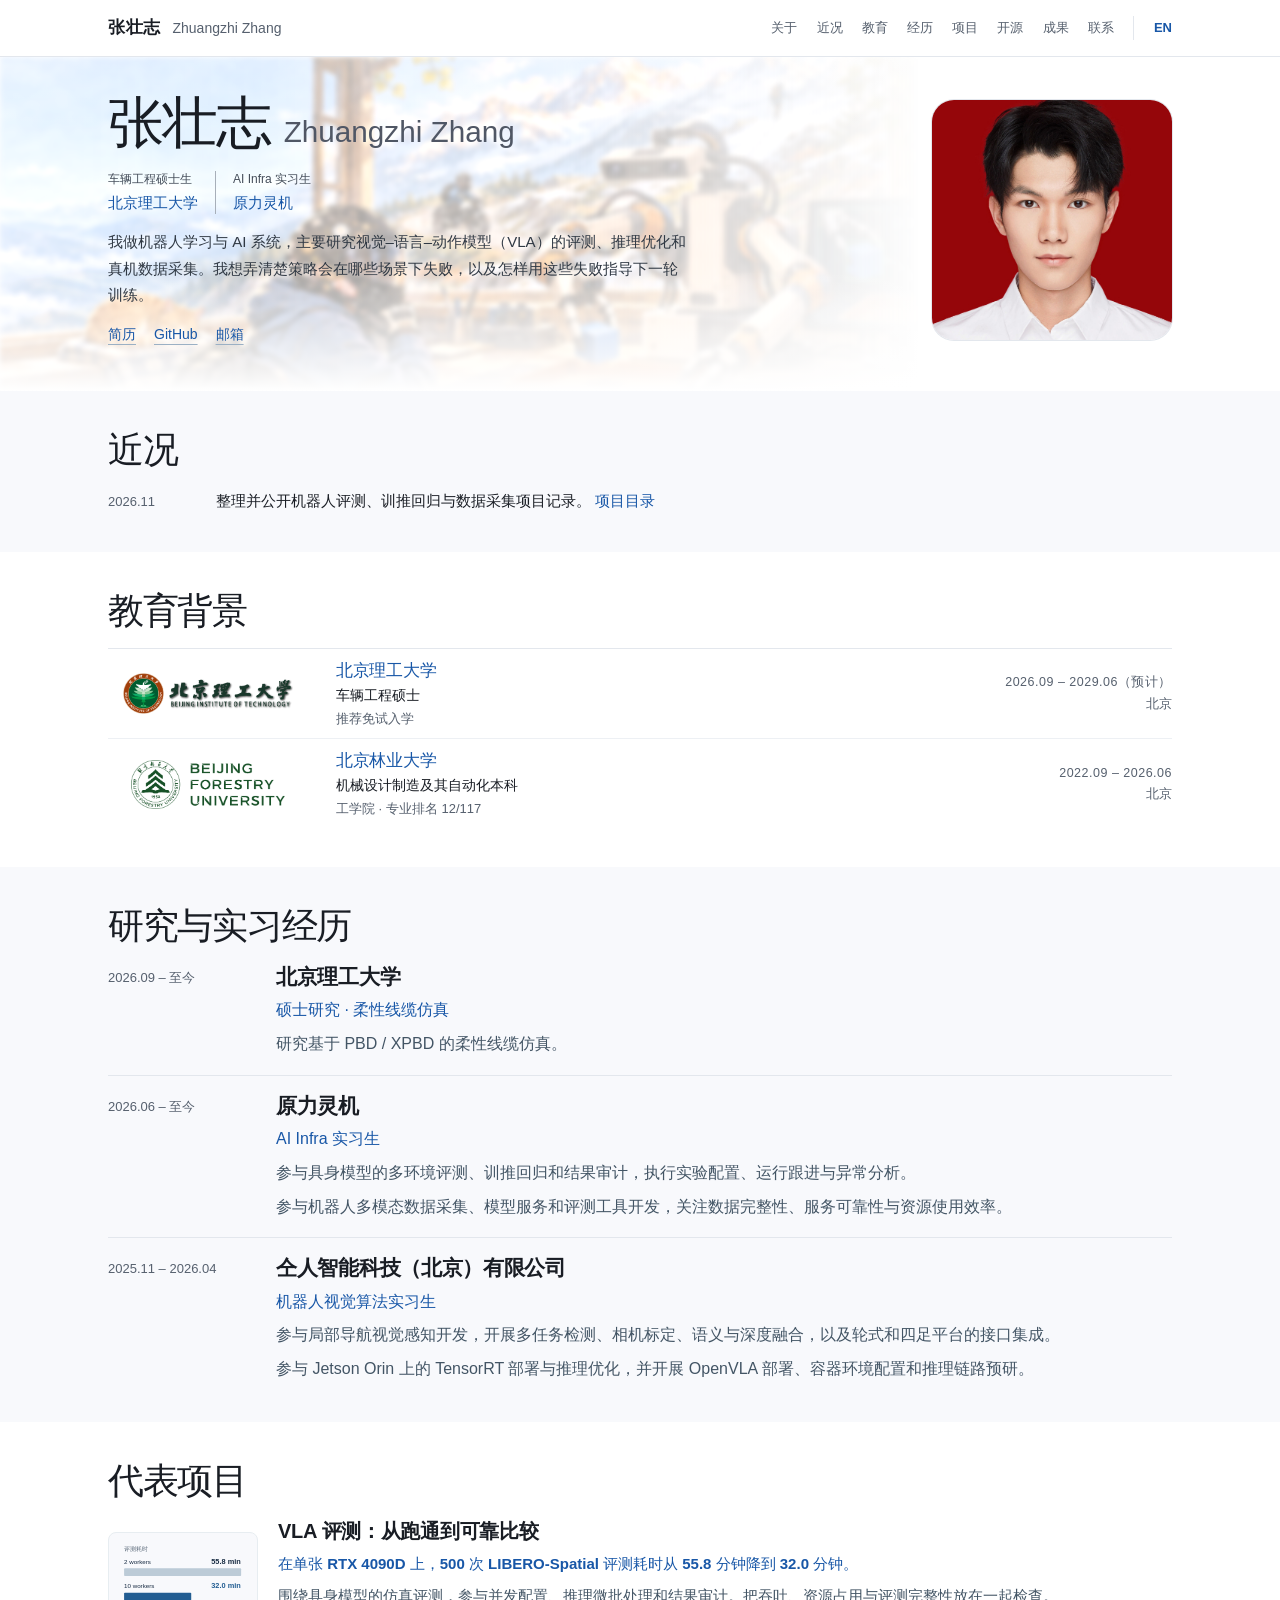
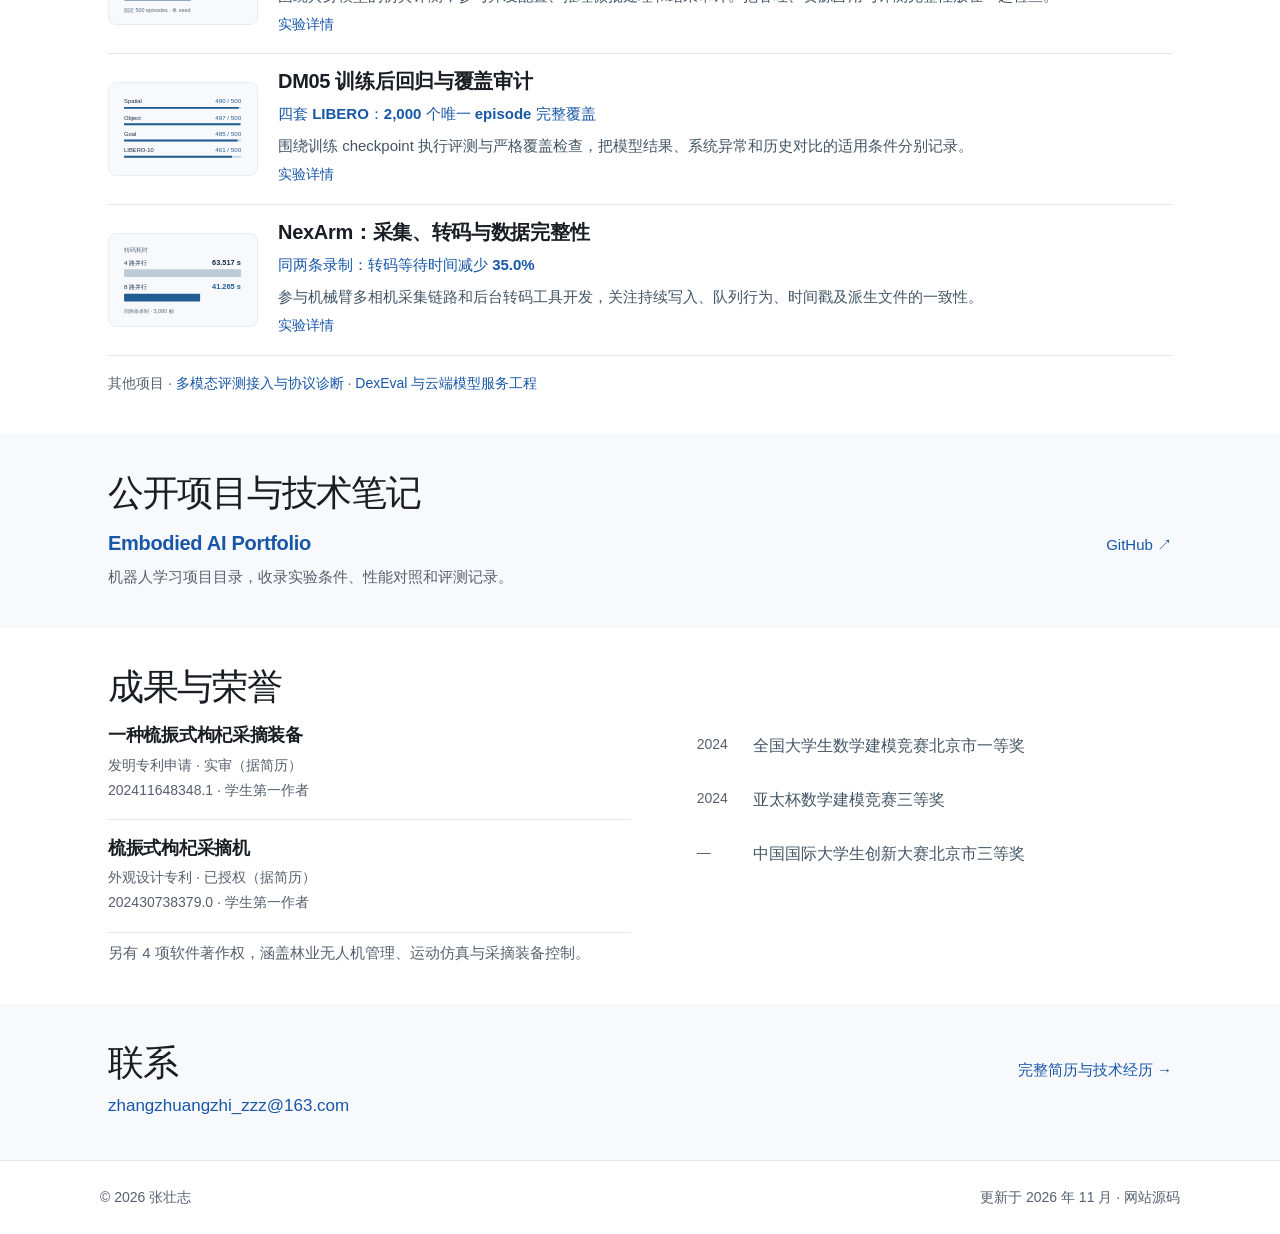
<file: index.html>
<!doctype html>
<html lang="zh-CN">
<head>
<meta charset="utf-8"><meta name="viewport" content="width=device-width,initial-scale=1">
<title>张壮志 · 机器人学习与 AI 系统</title><meta name="description" content="我是北京理工大学车辆工程硕士研究生，目前在原力灵机从事 AI Infra 实习。我的兴趣是机器人学习及其背后的数据、评测与计算系统。">
<meta name="theme-color" content="#172b42"><meta name="color-scheme" content="light">
<link rel="canonical" href="https://zsevene077-cyber.github.io/index.html"><link rel="icon" type="image/svg+xml" href="assets/favicon.svg">
<meta property="og:type" content="website"><meta property="og:title" content="张壮志 · 机器人学习与 AI 系统"><meta property="og:description" content="我是北京理工大学车辆工程硕士研究生，目前在原力灵机从事 AI Infra 实习。我的兴趣是机器人学习及其背后的数据、评测与计算系统。"><meta property="og:url" content="https://zsevene077-cyber.github.io/index.html"><meta property="og:image" content="https://zsevene077-cyber.github.io/assets/portrait.png">
<link rel="stylesheet" href="assets/style.css">
<script src="assets/navigation.js" defer></script>
</head>
<body>
<a class="skip" href="#main">跳到正文</a>
<header class="site-header"><div class="wrap header-inner"><a class="wordmark" href="index.html">张壮志<small>Zhuangzhi Zhang</small></a><button class="nav-toggle" type="button" aria-controls="site-nav" aria-expanded="false">目录 <span aria-hidden="true">☰</span></button><nav class="nav" id="site-nav" aria-label="主导航"><a href="index.html#about">关于</a><a href="index.html#news">近况</a><a href="index.html#education">教育</a><a href="index.html#experience">经历</a><a href="index.html#projects">项目</a><a href="index.html#opensource">开源</a><a href="index.html#recognition">成果</a><a href="index.html#contact">联系</a><a class="lang" href="en.html" lang="en" hreflang="en">EN</a></nav></div></header>
<main id="main" class="academic-home">
<section id="about" class="academic-hero" aria-labelledby="name">
<div class="hero-landscape" role="img" aria-label="雪山下的双臂机器人工作台，窗边有小猫，窗外有人骑摩托、登山。"></div>
<div class="wrap hero-inner"><div class="hero-bio">
<h1 id="name">张壮志 <span lang="en">Zhuangzhi Zhang</span></h1>
<div class="hero-roles"><div><span>车辆工程硕士生</span><a href="https://www.bit.edu.cn/">北京理工大学</a></div>
<div><span>AI Infra 实习生</span><a href="#experience">原力灵机</a></div></div>
<p class="intro-copy">我做机器人学习与 AI 系统，主要研究视觉–语言–动作模型（VLA）的评测、推理优化和真机数据采集。我想弄清楚策略会在哪些场景下失败，以及怎样用这些失败指导下一轮训练。</p>
<div class="hero-actions"><a href="cv.html">简历</a><a href="https://github.com/zsevene077-cyber">GitHub</a><a href="mailto:zhangzhuangzhi_zzz@163.com">邮箱</a></div></div>
<img class="hero-portrait" src="assets/portrait.png" width="319" height="382" alt="张壮志"></div></section>
<section id="news" class="profile-block tinted"><div class="wrap">
<h2>近况</h2><div class="dated-row"><time datetime="2026-11">2026.11</time><p>整理并公开机器人评测、训推回归与数据采集项目记录。 <a href="https://github.com/zsevene077-cyber/embodied-ai-portfolio">项目目录</a></p></div>
</div></section>
<section id="education" class="profile-block"><div class="wrap">
<h2>教育背景</h2><ul class="school-list"><li class="school-row">
<a class="school-logo" href="https://www.bit.edu.cn/" aria-label="北京理工大学" tabindex="-1"><img src="assets/bit-wordmark.webp" alt="" decoding="async"></a>
<div class="school-study"><h3><a href="https://www.bit.edu.cn/">北京理工大学</a></h3>
<p>车辆工程硕士</p><p>推荐免试入学</p></div>
<div class="school-meta"><span>2026.09 – 2029.06（预计）</span><span>北京</span></div></li><li class="school-row">
<a class="school-logo" href="https://www.bjfu.edu.cn/" aria-label="北京林业大学" tabindex="-1"><img src="assets/bjfu-wordmark.webp" alt="" decoding="async"></a>
<div class="school-study"><h3><a href="https://www.bjfu.edu.cn/">北京林业大学</a></h3>
<p>机械设计制造及其自动化本科</p><p>工学院 · 专业排名 12/117</p></div>
<div class="school-meta"><span>2022.09 – 2026.06</span><span>北京</span></div></li></ul></div></section>
<section id="experience" class="profile-block tinted"><div class="wrap">
<h2>研究与实习经历</h2><div class="experience-list"><article class="timeline-item"><div class="timeline-date">2026.09 – 至今</div><div class="timeline-body"><h3>北京理工大学</h3><div class="timeline-role">硕士研究 · 柔性线缆仿真</div><p>研究基于 PBD / XPBD 的柔性线缆仿真。</p></div></article><article class="timeline-item"><div class="timeline-date">2026.06 – 至今</div><div class="timeline-body"><h3>原力灵机</h3><div class="timeline-role">AI Infra 实习生</div><p>参与具身模型的多环境评测、训推回归和结果审计，执行实验配置、运行跟进与异常分析。</p><p>参与机器人多模态数据采集、模型服务和评测工具开发，关注数据完整性、服务可靠性与资源使用效率。</p></div></article><article class="timeline-item"><div class="timeline-date">2025.11 – 2026.04</div><div class="timeline-body"><h3>仝人智能科技（北京）有限公司</h3><div class="timeline-role">机器人视觉算法实习生</div><p>参与局部导航视觉感知开发，开展多任务检测、相机标定、语义与深度融合，以及轮式和四足平台的接口集成。</p><p>参与 Jetson Orin 上的 TensorRT 部署与推理优化，并开展 OpenVLA 部署、容器环境配置和推理链路预研。</p></div></article></div></div></section>
<section id="projects" class="profile-block"><div class="wrap">
<h2>代表项目</h2><article class="project-row"><a class="project-art" href="projects/vla-evaluation.html" aria-label="VLA 评测：从跑通到可靠比较"><svg viewBox="0 0 320 190" role="img" aria-label="500 episodes 评测耗时：55.8 分钟与 32.0 分钟" xmlns="http://www.w3.org/2000/svg"><title>500 episodes 评测耗时：55.8 分钟与 32.0 分钟</title><g font-family="-apple-system,BlinkMacSystemFont,Segoe UI,PingFang SC,sans-serif" fill="#172b42"><text x="8" y="24" font-size="15" fill="#586777">评测耗时</text><text x="8" y="56" font-size="16">2 workers</text><text x="309" y="56" text-anchor="end" font-size="19" font-weight="600">55.8 min</text><rect x="8" y="68" width="302" height="20" rx="2" fill="#bccbd7"/><text x="8" y="119" font-size="16">10 workers</text><text x="309" y="119" text-anchor="end" font-size="19" font-weight="600" fill="#225d92">32.0 min</text><rect x="8" y="131" width="173.2" height="20" rx="2" fill="#225d92"/><text x="8" y="181" font-size="14" fill="#586777">固定 500 episodes · 单 seed</text></g></svg></a>
<div class="project-copy"><h3><a href="projects/vla-evaluation.html">VLA 评测：从跑通到可靠比较</a></h3>
<p class="project-highlight">在单张 RTX 4090D 上，500 次 LIBERO-Spatial 评测耗时从 55.8 分钟降到 32.0 分钟。</p><p>围绕具身模型的仿真评测，参与并发配置、推理微批处理和结果审计。把吞吐、资源占用与评测完整性放在一起检查。</p>
<a class="detail" href="projects/vla-evaluation.html">实验详情</a></div></article><article class="project-row"><a class="project-art" href="projects/training-regression.html" aria-label="DM05 训练后回归与覆盖审计"><svg viewBox="0 0 320 190" role="img" aria-label="四套 LIBERO，每套 500 episodes，完整覆盖 2000 个唯一 episode" xmlns="http://www.w3.org/2000/svg"><title>四套 LIBERO，每套 500 episodes，完整覆盖 2000 个唯一 episode</title><g font-family="-apple-system,BlinkMacSystemFont,Segoe UI,PingFang SC,sans-serif" fill="#172b42"><text x="8" y="29" font-size="15">Spatial</text><text x="310" y="29" text-anchor="end" font-size="16" fill="#225d92">490 / 500</text><line x1="8" y1="41" x2="310" y2="41" stroke="#c9d7e2" stroke-width="5"/><line x1="8" y1="41" x2="304.0" y2="41" stroke="#225d92" stroke-width="5"/><text x="8" y="71" font-size="15">Object</text><text x="310" y="71" text-anchor="end" font-size="16" fill="#225d92">497 / 500</text><line x1="8" y1="83" x2="310" y2="83" stroke="#c9d7e2" stroke-width="5"/><line x1="8" y1="83" x2="308.2" y2="83" stroke="#225d92" stroke-width="5"/><text x="8" y="113" font-size="15">Goal</text><text x="310" y="113" text-anchor="end" font-size="16" fill="#225d92">485 / 500</text><line x1="8" y1="125" x2="310" y2="125" stroke="#c9d7e2" stroke-width="5"/><line x1="8" y1="125" x2="300.9" y2="125" stroke="#225d92" stroke-width="5"/><text x="8" y="155" font-size="15">LIBERO-10</text><text x="310" y="155" text-anchor="end" font-size="16" fill="#225d92">461 / 500</text><line x1="8" y1="167" x2="310" y2="167" stroke="#c9d7e2" stroke-width="5"/><line x1="8" y1="167" x2="286.4" y2="167" stroke="#225d92" stroke-width="5"/></g></svg></a>
<div class="project-copy"><h3><a href="projects/training-regression.html">DM05 训练后回归与覆盖审计</a></h3>
<p class="project-highlight">四套 LIBERO：2,000 个唯一 episode 完整覆盖</p><p>围绕训练 checkpoint 执行评测与严格覆盖检查，把模型结果、系统异常和历史对比的适用条件分别记录。</p>
<a class="detail" href="projects/training-regression.html">实验详情</a></div></article><article class="project-row"><a class="project-art" href="projects/robot-data.html" aria-label="NexArm：采集、转码与数据完整性"><svg viewBox="0 0 320 190" role="img" aria-label="转码耗时：4 路 63.517 秒，8 路 41.265 秒" xmlns="http://www.w3.org/2000/svg"><title>转码耗时：4 路 63.517 秒，8 路 41.265 秒</title><g font-family="-apple-system,BlinkMacSystemFont,Segoe UI,PingFang SC,sans-serif" fill="#172b42"><text x="8" y="24" font-size="15" fill="#586777">转码耗时</text><text x="8" y="56" font-size="16">4 路并行</text><text x="309" y="56" text-anchor="end" font-size="19" font-weight="600">63.517 s</text><rect x="8" y="68" width="302" height="20" rx="2" fill="#bccbd7"/><text x="8" y="119" font-size="16">8 路并行</text><text x="309" y="119" text-anchor="end" font-size="19" font-weight="600" fill="#225d92">41.265 s</text><rect x="8" y="131" width="196.2" height="20" rx="2" fill="#225d92"/><text x="8" y="181" font-size="14" fill="#586777">同两条录制 · 3,090 帧</text></g></svg></a>
<div class="project-copy"><h3><a href="projects/robot-data.html">NexArm：采集、转码与数据完整性</a></h3>
<p class="project-highlight">同两条录制：转码等待时间减少 35.0%</p><p>参与机械臂多相机采集链路和后台转码工具开发，关注持续写入、队列行为、时间戳及派生文件的一致性。</p>
<a class="detail" href="projects/robot-data.html">实验详情</a></div></article>
<p class="related-projects">其他项目 · <a href="projects/multimodal-protocols.html">多模态评测接入与协议诊断</a> · <a href="projects/evaluation-infra.html">DexEval 与云端模型服务工程</a></p></div></section>
<section id="opensource" class="profile-block tinted"><div class="wrap">
<h2>公开项目与技术笔记</h2>
<article class="resource-row"><div><h3><a href="https://github.com/zsevene077-cyber/embodied-ai-portfolio">Embodied AI Portfolio</a></h3><p>机器人学习项目目录，收录实验条件、性能对照和评测记录。</p></div>
<a href="https://github.com/zsevene077-cyber/embodied-ai-portfolio" aria-label="打开 GitHub 项目目录">GitHub ↗</a></article>
</div></section>
<section class="profile-block" id="recognition"><div class="wrap"><h2>成果与荣誉</h2>
<div class="outputs"><div><article class="output-item"><h3>一种梳振式枸杞采摘装备</h3><p>发明专利申请 · 实审（据简历）<br>202411648348.1 · 学生第一作者</p></article><article class="output-item"><h3>梳振式枸杞采摘机</h3><p>外观设计专利 · 已授权（据简历）<br>202430738379.0 · 学生第一作者</p></article><p class="copyright-note">另有 4 项软件著作权，涵盖林业无人机管理、运动仿真与采摘装备控制。</p></div><ul class="award-list"><li><small>2024</small><span>全国大学生数学建模竞赛北京市一等奖</span></li><li><small>2024</small><span>亚太杯数学建模竞赛三等奖</span></li><li><small>—</small><span>中国国际大学生创新大赛北京市三等奖</span></li></ul></div></div></section>
<section id="contact" class="profile-block tinted"><div class="wrap contact-strip"><div>
<h2>联系</h2><a href="mailto:zhangzhuangzhi_zzz@163.com">zhangzhuangzhi_zzz@163.com</a></div>
<a href="cv.html">完整简历与技术经历 →</a></div></section>
</main>
<footer class="site-footer"><div class="wrap footer-inner"><span>© 2026 张壮志</span><span>更新于 2026 年 11 月 · <a href="https://github.com/zsevene077-cyber/zsevene077-cyber.github.io">网站源码</a></span></div></footer>
</body></html>
</file>
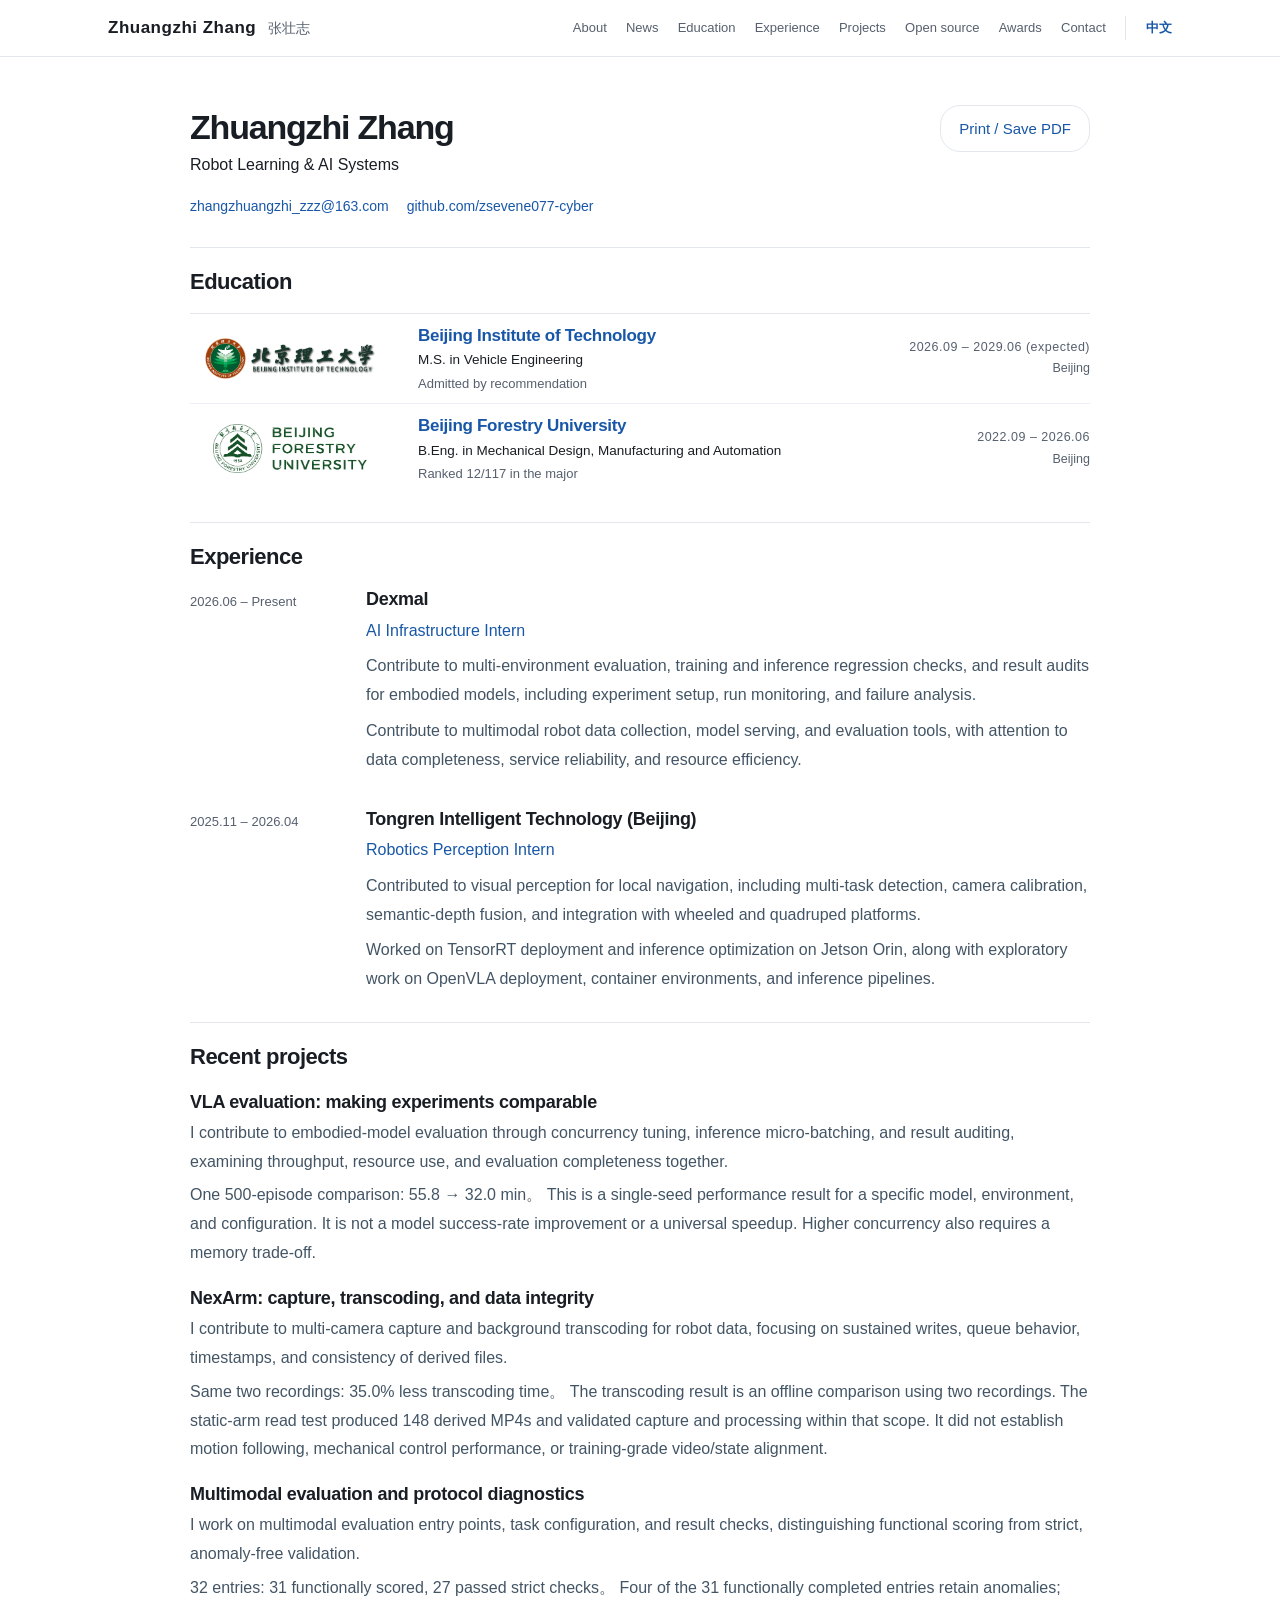
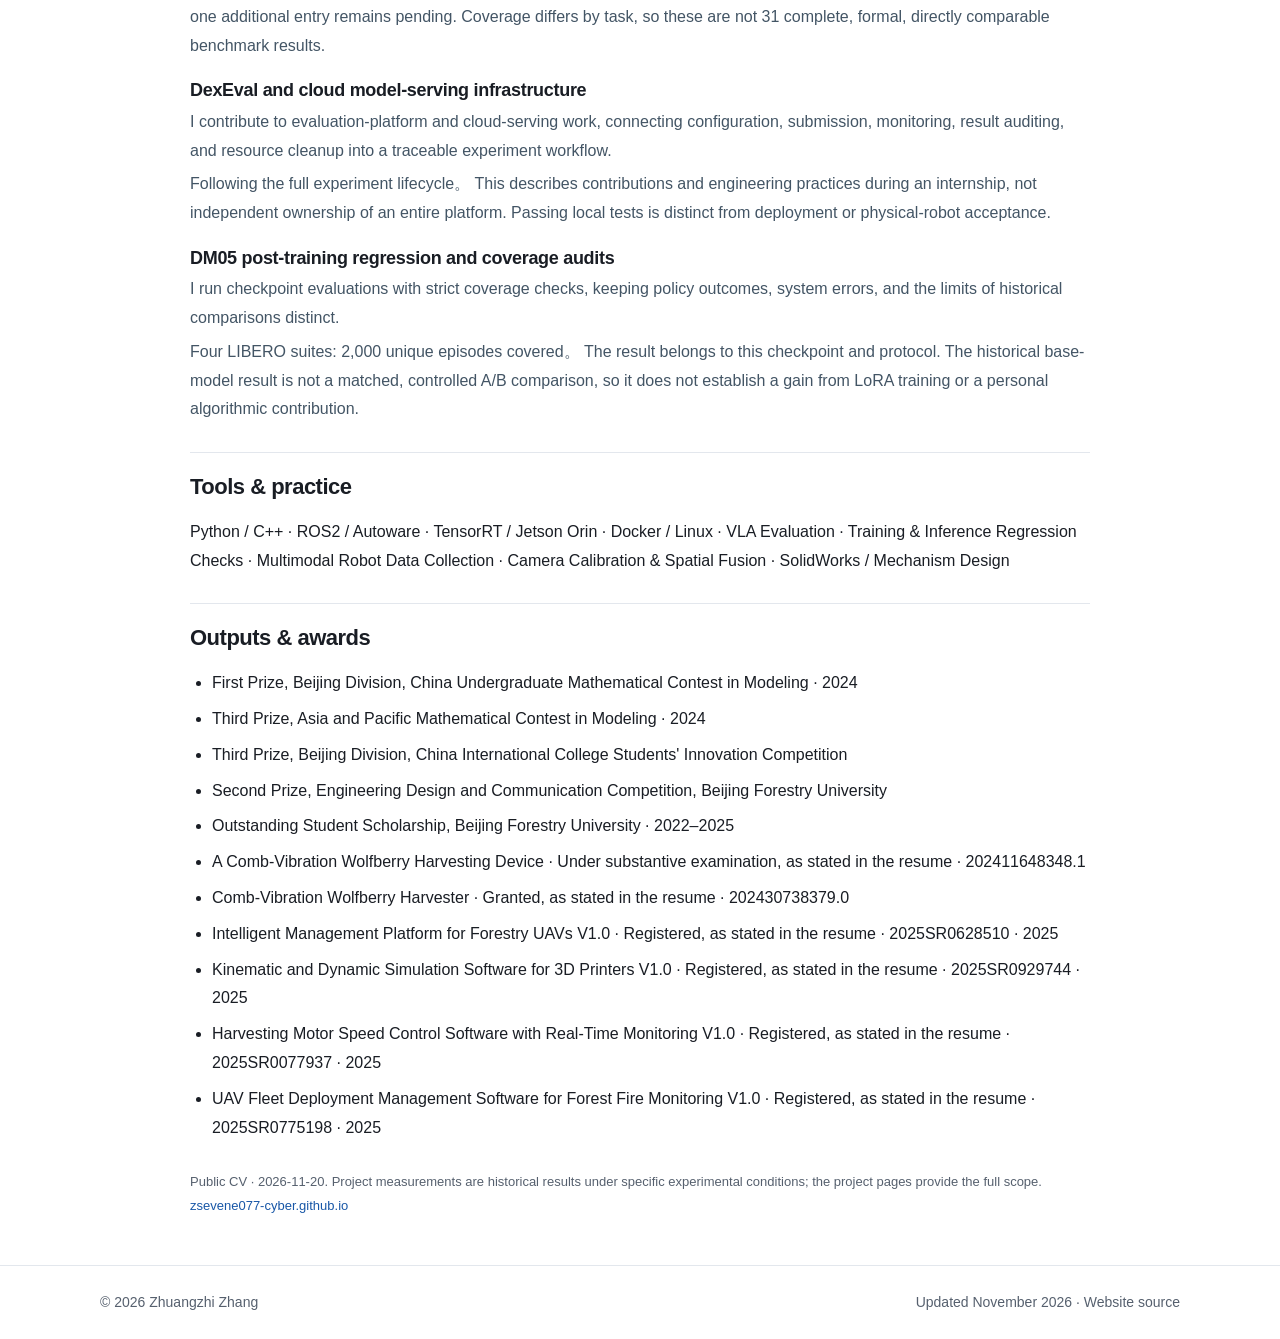
<file: cv-en.html>
<!doctype html>
<html lang="en">
<head>
<meta charset="utf-8"><meta name="viewport" content="width=device-width,initial-scale=1">
<title>Zhuangzhi Zhang · CV</title><meta name="description" content="I am a master&#x27;s student in Vehicle Engineering at Beijing Institute of Technology and an AI Infrastructure Intern at Dexmal. I am interested in robot learning and the data, evaluation, and computing systems that support it.">
<meta name="theme-color" content="#172b42"><meta name="color-scheme" content="light">
<link rel="canonical" href="https://zsevene077-cyber.github.io/cv-en.html"><link rel="icon" type="image/svg+xml" href="assets/favicon.svg">
<meta property="og:type" content="website"><meta property="og:title" content="Zhuangzhi Zhang · CV"><meta property="og:description" content="I am a master&#x27;s student in Vehicle Engineering at Beijing Institute of Technology and an AI Infrastructure Intern at Dexmal. I am interested in robot learning and the data, evaluation, and computing systems that support it."><meta property="og:url" content="https://zsevene077-cyber.github.io/cv-en.html"><meta property="og:image" content="https://zsevene077-cyber.github.io/assets/portrait.png">
<link rel="stylesheet" href="assets/style.css">
<script src="assets/navigation.js" defer></script>
</head>
<body>
<a class="skip" href="#main">Skip to content</a>
<header class="site-header"><div class="wrap header-inner"><a class="wordmark" href="en.html">Zhuangzhi Zhang<small>张壮志</small></a><button class="nav-toggle" type="button" aria-controls="site-nav" aria-expanded="false">Menu <span aria-hidden="true">☰</span></button><nav class="nav" id="site-nav" aria-label="Main navigation"><a href="en.html#about">About</a><a href="en.html#news">News</a><a href="en.html#education">Education</a><a href="en.html#experience">Experience</a><a href="en.html#projects">Projects</a><a href="en.html#opensource">Open source</a><a href="en.html#recognition">Awards</a><a href="en.html#contact">Contact</a><a class="lang" href="cv.html" lang="zh-CN" hreflang="zh-CN">中文</a></nav></div></header>
<main id="main" class="wrap cv-main"><header class="cv-top"><div><h1>Zhuangzhi Zhang</h1><p>Robot Learning &amp; AI Systems</p><div class="contact-links"><a href="mailto:zhangzhuangzhi_zzz@163.com">zhangzhuangzhi_zzz@163.com</a><a href="https://github.com/zsevene077-cyber">github.com/zsevene077-cyber</a></div></div><button class="print-button" type="button" onclick="window.print()">Print / Save PDF</button></header><section><h2>Education</h2><ul class="school-list"><li class="school-row">
<a class="school-logo" href="https://english.bit.edu.cn/" aria-label="Beijing Institute of Technology" tabindex="-1"><img src="assets/bit-wordmark.webp" alt="" decoding="async"></a>
<div class="school-study"><h3><a href="https://english.bit.edu.cn/">Beijing Institute of Technology</a></h3>
<p>M.S. in Vehicle Engineering</p><p>Admitted by recommendation</p></div>
<div class="school-meta"><span>2026.09 – 2029.06 (expected)</span><span>Beijing</span></div></li><li class="school-row">
<a class="school-logo" href="https://english.bjfu.edu.cn/" aria-label="Beijing Forestry University" tabindex="-1"><img src="assets/bjfu-wordmark.webp" alt="" decoding="async"></a>
<div class="school-study"><h3><a href="https://english.bjfu.edu.cn/">Beijing Forestry University</a></h3>
<p>B.Eng. in Mechanical Design, Manufacturing and Automation</p><p>Ranked 12/117 in the major</p></div>
<div class="school-meta"><span>2022.09 – 2026.06</span><span>Beijing</span></div></li></ul></section><section><h2>Experience</h2><div class="experience-list"><article class="timeline-item"><div class="timeline-date">2026.06 – Present</div><div class="timeline-body"><h3>Dexmal</h3><div class="timeline-role">AI Infrastructure Intern</div><p>Contribute to multi-environment evaluation, training and inference regression checks, and result audits for embodied models, including experiment setup, run monitoring, and failure analysis.</p><p>Contribute to multimodal robot data collection, model serving, and evaluation tools, with attention to data completeness, service reliability, and resource efficiency.</p></div></article><article class="timeline-item"><div class="timeline-date">2025.11 – 2026.04</div><div class="timeline-body"><h3>Tongren Intelligent Technology (Beijing)</h3><div class="timeline-role">Robotics Perception Intern</div><p>Contributed to visual perception for local navigation, including multi-task detection, camera calibration, semantic-depth fusion, and integration with wheeled and quadruped platforms.</p><p>Worked on TensorRT deployment and inference optimization on Jetson Orin, along with exploratory work on OpenVLA deployment, container environments, and inference pipelines.</p></div></article></div></section><section><h2>Recent projects</h2><article class="cv-project"><h3>VLA evaluation: making experiments comparable</h3><p>I contribute to embodied-model evaluation through concurrency tuning, inference micro-batching, and result auditing, examining throughput, resource use, and evaluation completeness together.</p><p>One 500-episode comparison: 55.8 → 32.0 min。 This is a single-seed performance result for a specific model, environment, and configuration. It is not a model success-rate improvement or a universal speedup. Higher concurrency also requires a memory trade-off.</p></article><article class="cv-project"><h3>NexArm: capture, transcoding, and data integrity</h3><p>I contribute to multi-camera capture and background transcoding for robot data, focusing on sustained writes, queue behavior, timestamps, and consistency of derived files.</p><p>Same two recordings: 35.0% less transcoding time。 The transcoding result is an offline comparison using two recordings. The static-arm read test produced 148 derived MP4s and validated capture and processing within that scope. It did not establish motion following, mechanical control performance, or training-grade video/state alignment.</p></article><article class="cv-project"><h3>Multimodal evaluation and protocol diagnostics</h3><p>I work on multimodal evaluation entry points, task configuration, and result checks, distinguishing functional scoring from strict, anomaly-free validation.</p><p>32 entries: 31 functionally scored, 27 passed strict checks。 Four of the 31 functionally completed entries retain anomalies; one additional entry remains pending. Coverage differs by task, so these are not 31 complete, formal, directly comparable benchmark results.</p></article><article class="cv-project"><h3>DexEval and cloud model-serving infrastructure</h3><p>I contribute to evaluation-platform and cloud-serving work, connecting configuration, submission, monitoring, result auditing, and resource cleanup into a traceable experiment workflow.</p><p>Following the full experiment lifecycle。 This describes contributions and engineering practices during an internship, not independent ownership of an entire platform. Passing local tests is distinct from deployment or physical-robot acceptance.</p></article><article class="cv-project"><h3>DM05 post-training regression and coverage audits</h3><p>I run checkpoint evaluations with strict coverage checks, keeping policy outcomes, system errors, and the limits of historical comparisons distinct.</p><p>Four LIBERO suites: 2,000 unique episodes covered。 The result belongs to this checkpoint and protocol. The historical base-model result is not a matched, controlled A/B comparison, so it does not establish a gain from LoRA training or a personal algorithmic contribution.</p></article></section><section><h2>Tools & practice</h2><p>Python / C++ · ROS2 / Autoware · TensorRT / Jetson Orin · Docker / Linux · VLA Evaluation · Training &amp; Inference Regression Checks · Multimodal Robot Data Collection · Camera Calibration &amp; Spatial Fusion · SolidWorks / Mechanism Design</p></section><section><h2>Outputs & awards</h2><ul><li>First Prize, Beijing Division, China Undergraduate Mathematical Contest in Modeling · 2024</li><li>Third Prize, Asia and Pacific Mathematical Contest in Modeling · 2024</li><li>Third Prize, Beijing Division, China International College Students&#x27; Innovation Competition</li><li>Second Prize, Engineering Design and Communication Competition, Beijing Forestry University</li><li>Outstanding Student Scholarship, Beijing Forestry University · 2022–2025</li><li>A Comb-Vibration Wolfberry Harvesting Device · Under substantive examination, as stated in the resume · 202411648348.1</li><li>Comb-Vibration Wolfberry Harvester · Granted, as stated in the resume · 202430738379.0</li><li>Intelligent Management Platform for Forestry UAVs V1.0 · Registered, as stated in the resume · 2025SR0628510 · 2025</li><li>Kinematic and Dynamic Simulation Software for 3D Printers V1.0 · Registered, as stated in the resume · 2025SR0929744 · 2025</li><li>Harvesting Motor Speed Control Software with Real-Time Monitoring V1.0 · Registered, as stated in the resume · 2025SR0077937 · 2025</li><li>UAV Fleet Deployment Management Software for Forest Fire Monitoring V1.0 · Registered, as stated in the resume · 2025SR0775198 · 2025</li></ul></section><p class="cv-fine">Public CV · 2026-11-20. Project measurements are historical results under specific experimental conditions; the project pages provide the full scope. <a href="https://zsevene077-cyber.github.io">zsevene077-cyber.github.io</a></p></main>
<footer class="site-footer"><div class="wrap footer-inner"><span>© 2026 Zhuangzhi Zhang</span><span>Updated November 2026 · <a href="https://github.com/zsevene077-cyber/zsevene077-cyber.github.io">Website source</a></span></div></footer>
</body></html>
</file>
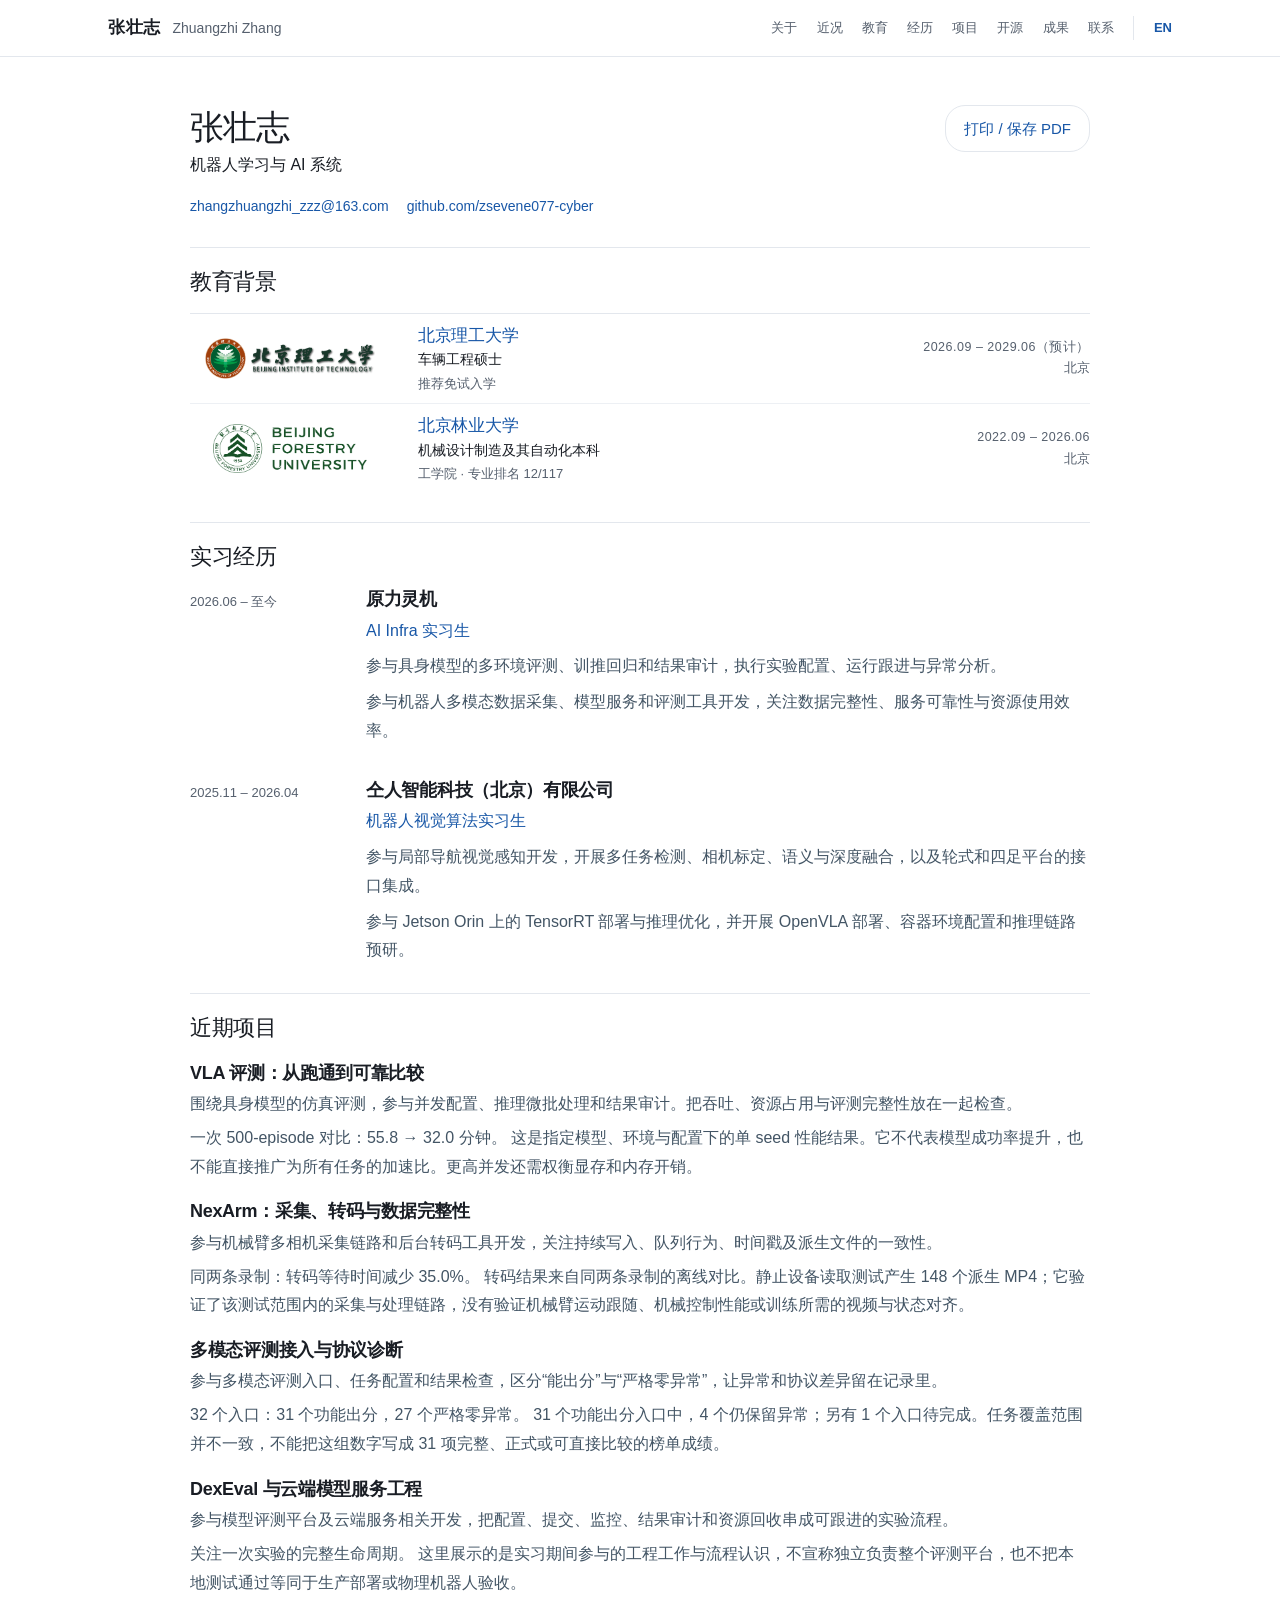
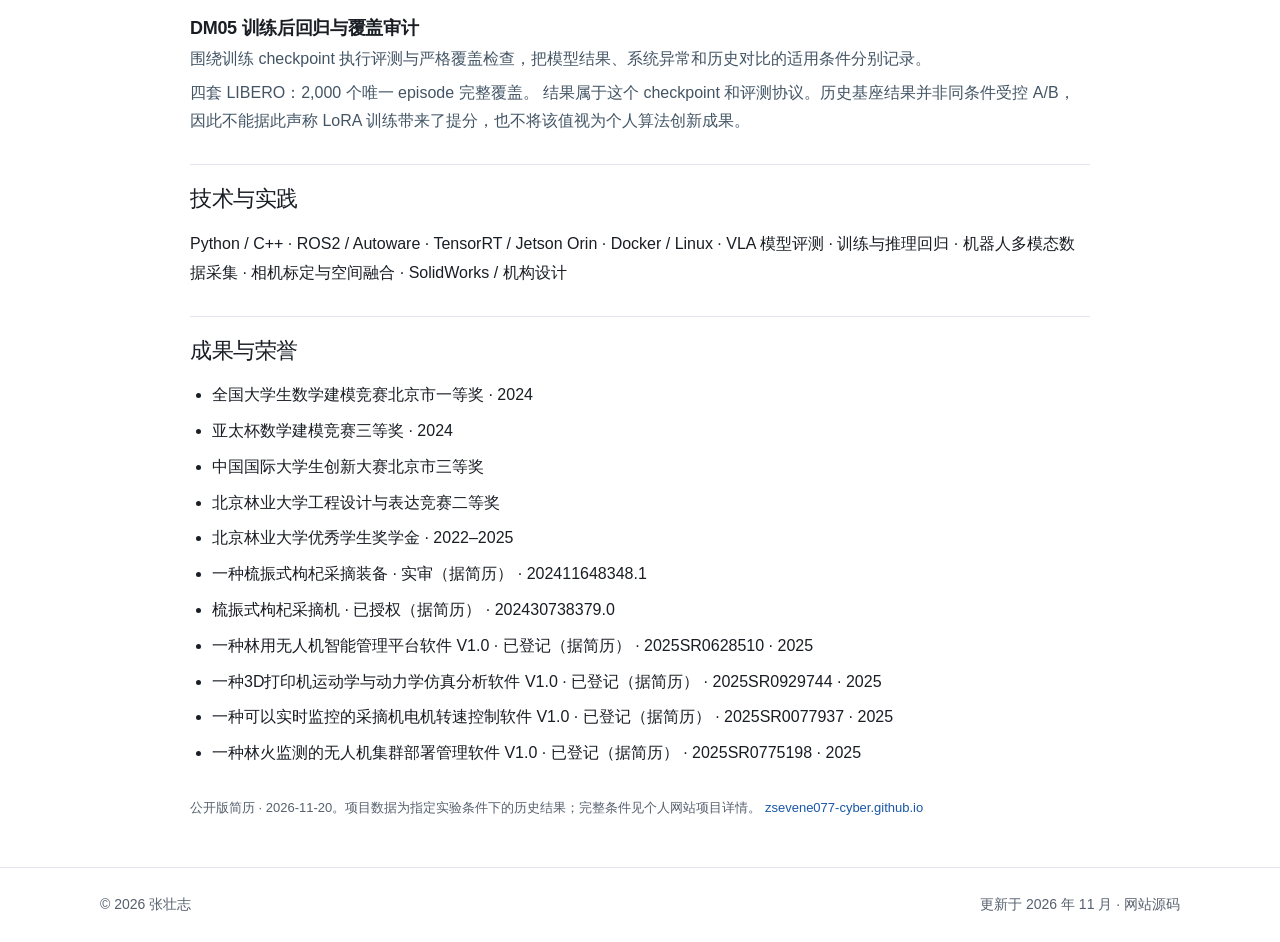
<file: cv.html>
<!doctype html>
<html lang="zh-CN">
<head>
<meta charset="utf-8"><meta name="viewport" content="width=device-width,initial-scale=1">
<title>张壮志 · 简历</title><meta name="description" content="我是北京理工大学车辆工程硕士研究生，目前在原力灵机从事 AI Infra 实习。我的兴趣是机器人学习及其背后的数据、评测与计算系统。">
<meta name="theme-color" content="#172b42"><meta name="color-scheme" content="light">
<link rel="canonical" href="https://zsevene077-cyber.github.io/cv.html"><link rel="icon" type="image/svg+xml" href="assets/favicon.svg">
<meta property="og:type" content="website"><meta property="og:title" content="张壮志 · 简历"><meta property="og:description" content="我是北京理工大学车辆工程硕士研究生，目前在原力灵机从事 AI Infra 实习。我的兴趣是机器人学习及其背后的数据、评测与计算系统。"><meta property="og:url" content="https://zsevene077-cyber.github.io/cv.html"><meta property="og:image" content="https://zsevene077-cyber.github.io/assets/portrait.png">
<link rel="stylesheet" href="assets/style.css">
<script src="assets/navigation.js" defer></script>
</head>
<body>
<a class="skip" href="#main">跳到正文</a>
<header class="site-header"><div class="wrap header-inner"><a class="wordmark" href="index.html">张壮志<small>Zhuangzhi Zhang</small></a><button class="nav-toggle" type="button" aria-controls="site-nav" aria-expanded="false">目录 <span aria-hidden="true">☰</span></button><nav class="nav" id="site-nav" aria-label="主导航"><a href="index.html#about">关于</a><a href="index.html#news">近况</a><a href="index.html#education">教育</a><a href="index.html#experience">经历</a><a href="index.html#projects">项目</a><a href="index.html#opensource">开源</a><a href="index.html#recognition">成果</a><a href="index.html#contact">联系</a><a class="lang" href="cv-en.html" lang="en" hreflang="en">EN</a></nav></div></header>
<main id="main" class="wrap cv-main"><header class="cv-top"><div><h1>张壮志</h1><p>机器人学习与 AI 系统</p><div class="contact-links"><a href="mailto:zhangzhuangzhi_zzz@163.com">zhangzhuangzhi_zzz@163.com</a><a href="https://github.com/zsevene077-cyber">github.com/zsevene077-cyber</a></div></div><button class="print-button" type="button" onclick="window.print()">打印 / 保存 PDF</button></header><section><h2>教育背景</h2><ul class="school-list"><li class="school-row">
<a class="school-logo" href="https://www.bit.edu.cn/" aria-label="北京理工大学" tabindex="-1"><img src="assets/bit-wordmark.webp" alt="" decoding="async"></a>
<div class="school-study"><h3><a href="https://www.bit.edu.cn/">北京理工大学</a></h3>
<p>车辆工程硕士</p><p>推荐免试入学</p></div>
<div class="school-meta"><span>2026.09 – 2029.06（预计）</span><span>北京</span></div></li><li class="school-row">
<a class="school-logo" href="https://www.bjfu.edu.cn/" aria-label="北京林业大学" tabindex="-1"><img src="assets/bjfu-wordmark.webp" alt="" decoding="async"></a>
<div class="school-study"><h3><a href="https://www.bjfu.edu.cn/">北京林业大学</a></h3>
<p>机械设计制造及其自动化本科</p><p>工学院 · 专业排名 12/117</p></div>
<div class="school-meta"><span>2022.09 – 2026.06</span><span>北京</span></div></li></ul></section><section><h2>实习经历</h2><div class="experience-list"><article class="timeline-item"><div class="timeline-date">2026.06 – 至今</div><div class="timeline-body"><h3>原力灵机</h3><div class="timeline-role">AI Infra 实习生</div><p>参与具身模型的多环境评测、训推回归和结果审计，执行实验配置、运行跟进与异常分析。</p><p>参与机器人多模态数据采集、模型服务和评测工具开发，关注数据完整性、服务可靠性与资源使用效率。</p></div></article><article class="timeline-item"><div class="timeline-date">2025.11 – 2026.04</div><div class="timeline-body"><h3>仝人智能科技（北京）有限公司</h3><div class="timeline-role">机器人视觉算法实习生</div><p>参与局部导航视觉感知开发，开展多任务检测、相机标定、语义与深度融合，以及轮式和四足平台的接口集成。</p><p>参与 Jetson Orin 上的 TensorRT 部署与推理优化，并开展 OpenVLA 部署、容器环境配置和推理链路预研。</p></div></article></div></section><section><h2>近期项目</h2><article class="cv-project"><h3>VLA 评测：从跑通到可靠比较</h3><p>围绕具身模型的仿真评测，参与并发配置、推理微批处理和结果审计。把吞吐、资源占用与评测完整性放在一起检查。</p><p>一次 500-episode 对比：55.8 → 32.0 分钟。 这是指定模型、环境与配置下的单 seed 性能结果。它不代表模型成功率提升，也不能直接推广为所有任务的加速比。更高并发还需权衡显存和内存开销。</p></article><article class="cv-project"><h3>NexArm：采集、转码与数据完整性</h3><p>参与机械臂多相机采集链路和后台转码工具开发，关注持续写入、队列行为、时间戳及派生文件的一致性。</p><p>同两条录制：转码等待时间减少 35.0%。 转码结果来自同两条录制的离线对比。静止设备读取测试产生 148 个派生 MP4；它验证了该测试范围内的采集与处理链路，没有验证机械臂运动跟随、机械控制性能或训练所需的视频与状态对齐。</p></article><article class="cv-project"><h3>多模态评测接入与协议诊断</h3><p>参与多模态评测入口、任务配置和结果检查，区分“能出分”与“严格零异常”，让异常和协议差异留在记录里。</p><p>32 个入口：31 个功能出分，27 个严格零异常。 31 个功能出分入口中，4 个仍保留异常；另有 1 个入口待完成。任务覆盖范围并不一致，不能把这组数字写成 31 项完整、正式或可直接比较的榜单成绩。</p></article><article class="cv-project"><h3>DexEval 与云端模型服务工程</h3><p>参与模型评测平台及云端服务相关开发，把配置、提交、监控、结果审计和资源回收串成可跟进的实验流程。</p><p>关注一次实验的完整生命周期。 这里展示的是实习期间参与的工程工作与流程认识，不宣称独立负责整个评测平台，也不把本地测试通过等同于生产部署或物理机器人验收。</p></article><article class="cv-project"><h3>DM05 训练后回归与覆盖审计</h3><p>围绕训练 checkpoint 执行评测与严格覆盖检查，把模型结果、系统异常和历史对比的适用条件分别记录。</p><p>四套 LIBERO：2,000 个唯一 episode 完整覆盖。 结果属于这个 checkpoint 和评测协议。历史基座结果并非同条件受控 A/B，因此不能据此声称 LoRA 训练带来了提分，也不将该值视为个人算法创新成果。</p></article></section><section><h2>技术与实践</h2><p>Python / C++ · ROS2 / Autoware · TensorRT / Jetson Orin · Docker / Linux · VLA 模型评测 · 训练与推理回归 · 机器人多模态数据采集 · 相机标定与空间融合 · SolidWorks / 机构设计</p></section><section><h2>成果与荣誉</h2><ul><li>全国大学生数学建模竞赛北京市一等奖 · 2024</li><li>亚太杯数学建模竞赛三等奖 · 2024</li><li>中国国际大学生创新大赛北京市三等奖</li><li>北京林业大学工程设计与表达竞赛二等奖</li><li>北京林业大学优秀学生奖学金 · 2022–2025</li><li>一种梳振式枸杞采摘装备 · 实审（据简历） · 202411648348.1</li><li>梳振式枸杞采摘机 · 已授权（据简历） · 202430738379.0</li><li>一种林用无人机智能管理平台软件 V1.0 · 已登记（据简历） · 2025SR0628510 · 2025</li><li>一种3D打印机运动学与动力学仿真分析软件 V1.0 · 已登记（据简历） · 2025SR0929744 · 2025</li><li>一种可以实时监控的采摘机电机转速控制软件 V1.0 · 已登记（据简历） · 2025SR0077937 · 2025</li><li>一种林火监测的无人机集群部署管理软件 V1.0 · 已登记（据简历） · 2025SR0775198 · 2025</li></ul></section><p class="cv-fine">公开版简历 · 2026-11-20。项目数据为指定实验条件下的历史结果；完整条件见个人网站项目详情。 <a href="https://zsevene077-cyber.github.io">zsevene077-cyber.github.io</a></p></main>
<footer class="site-footer"><div class="wrap footer-inner"><span>© 2026 张壮志</span><span>更新于 2026 年 11 月 · <a href="https://github.com/zsevene077-cyber/zsevene077-cyber.github.io">网站源码</a></span></div></footer>
</body></html>
</file>
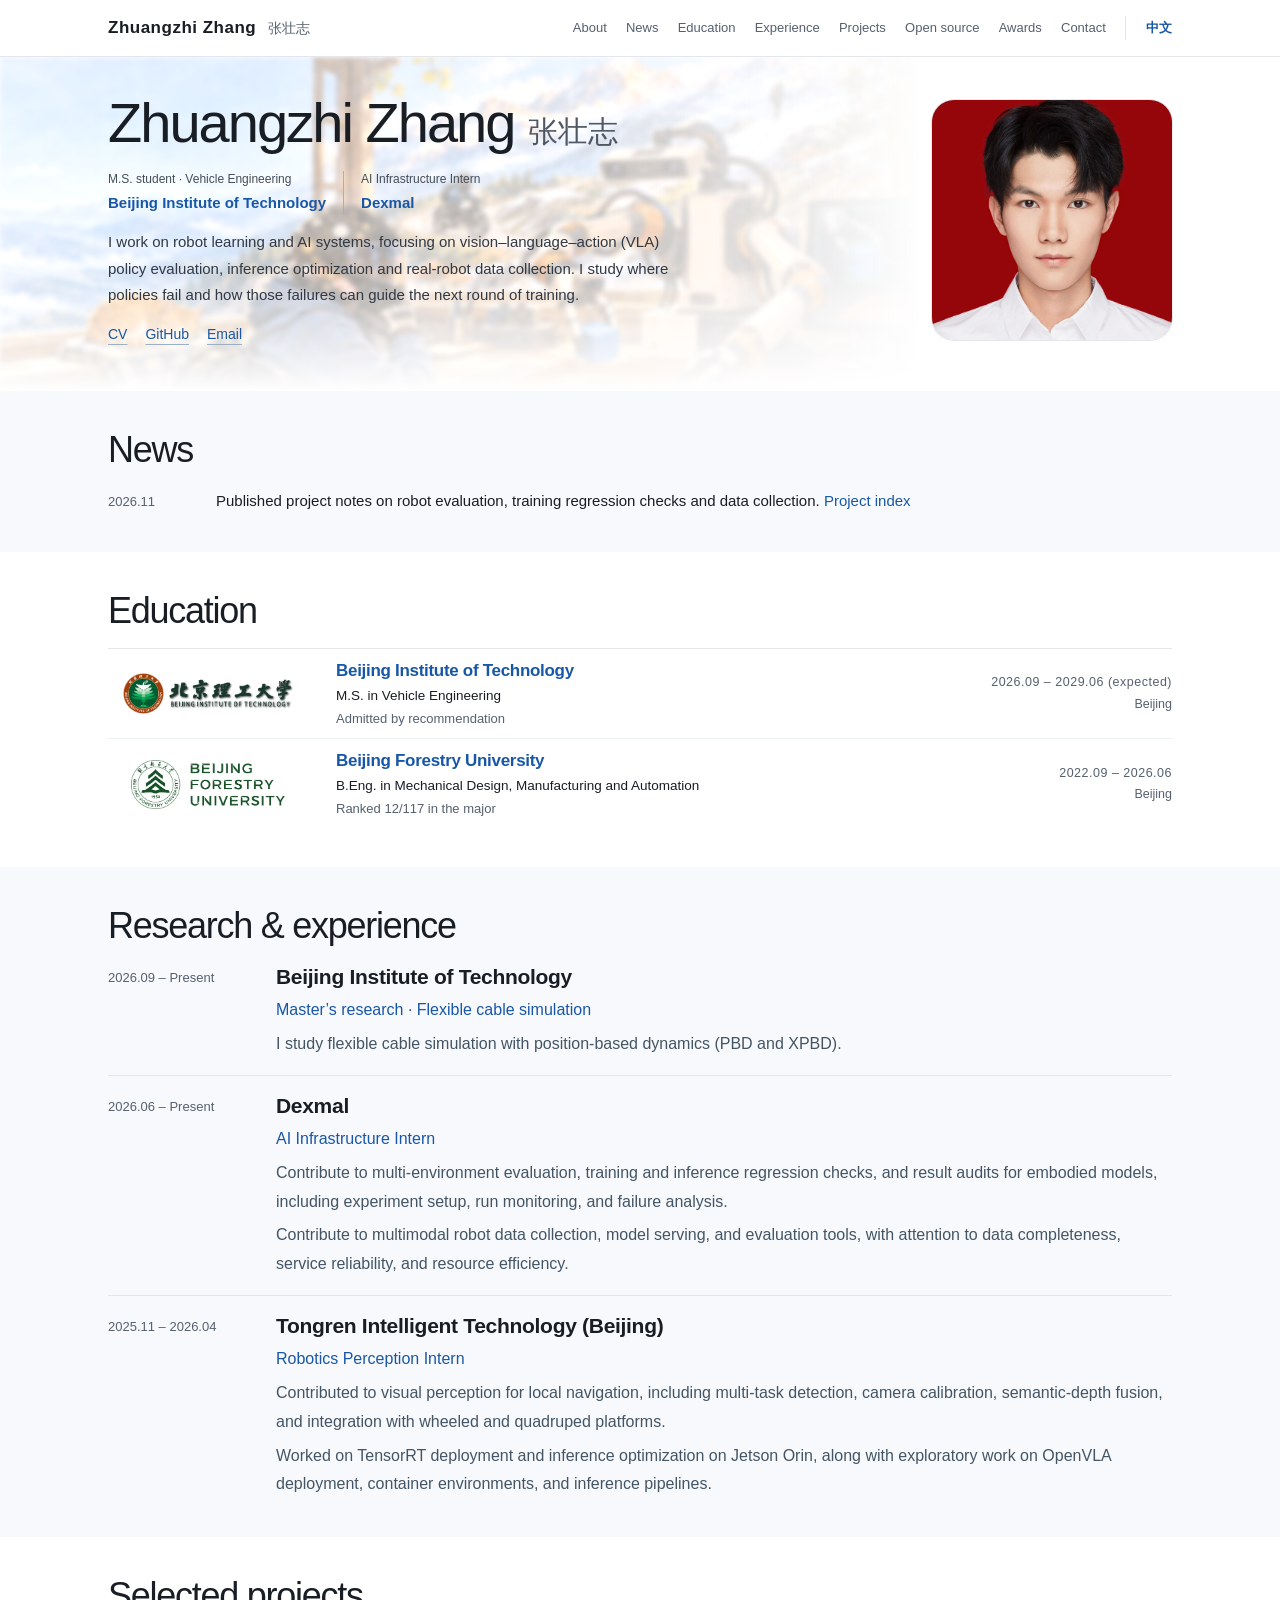
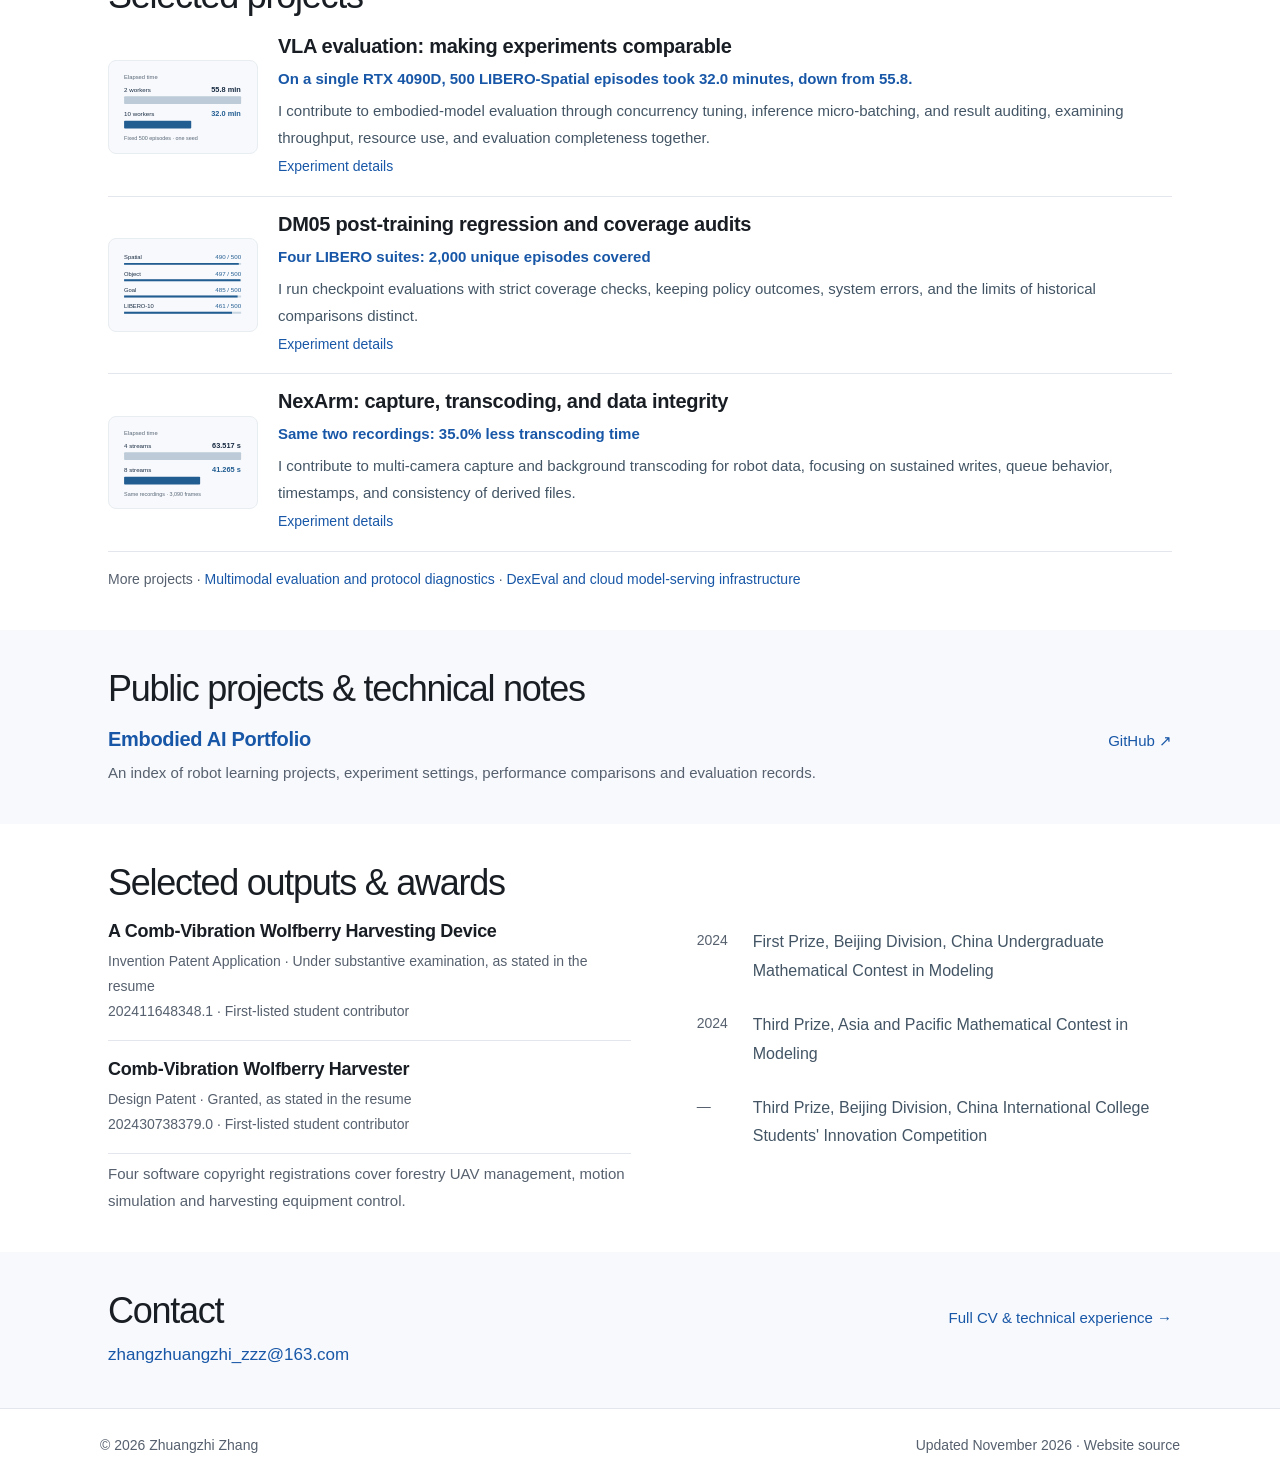
<file: en.html>
<!doctype html>
<html lang="en">
<head>
<meta charset="utf-8"><meta name="viewport" content="width=device-width,initial-scale=1">
<title>Zhuangzhi Zhang · Robot Learning &amp; AI Systems</title><meta name="description" content="I am a master&#x27;s student in Vehicle Engineering at Beijing Institute of Technology and an AI Infrastructure Intern at Dexmal. I am interested in robot learning and the data, evaluation, and computing systems that support it.">
<meta name="theme-color" content="#172b42"><meta name="color-scheme" content="light">
<link rel="canonical" href="https://zsevene077-cyber.github.io/en.html"><link rel="icon" type="image/svg+xml" href="assets/favicon.svg">
<meta property="og:type" content="website"><meta property="og:title" content="Zhuangzhi Zhang · Robot Learning &amp; AI Systems"><meta property="og:description" content="I am a master&#x27;s student in Vehicle Engineering at Beijing Institute of Technology and an AI Infrastructure Intern at Dexmal. I am interested in robot learning and the data, evaluation, and computing systems that support it."><meta property="og:url" content="https://zsevene077-cyber.github.io/en.html"><meta property="og:image" content="https://zsevene077-cyber.github.io/assets/portrait.png">
<link rel="stylesheet" href="assets/style.css">
<script src="assets/navigation.js" defer></script>
</head>
<body>
<a class="skip" href="#main">Skip to content</a>
<header class="site-header"><div class="wrap header-inner"><a class="wordmark" href="en.html">Zhuangzhi Zhang<small>张壮志</small></a><button class="nav-toggle" type="button" aria-controls="site-nav" aria-expanded="false">Menu <span aria-hidden="true">☰</span></button><nav class="nav" id="site-nav" aria-label="Main navigation"><a href="en.html#about">About</a><a href="en.html#news">News</a><a href="en.html#education">Education</a><a href="en.html#experience">Experience</a><a href="en.html#projects">Projects</a><a href="en.html#opensource">Open source</a><a href="en.html#recognition">Awards</a><a href="en.html#contact">Contact</a><a class="lang" href="index.html" lang="zh-CN" hreflang="zh-CN">中文</a></nav></div></header>
<main id="main" class="academic-home">
<section id="about" class="academic-hero" aria-labelledby="name">
<div class="hero-landscape" role="img" aria-label="A two-arm robot at a mountain workbench, with a sleeping cat, a motorcyclist and a climber."></div>
<div class="wrap hero-inner"><div class="hero-bio">
<h1 id="name">Zhuangzhi Zhang <span lang="zh-CN">张壮志</span></h1>
<div class="hero-roles"><div><span>M.S. student · Vehicle Engineering</span><a href="https://english.bit.edu.cn/">Beijing Institute of Technology</a></div>
<div><span>AI Infrastructure Intern</span><a href="#experience">Dexmal</a></div></div>
<p class="intro-copy">I work on robot learning and AI systems, focusing on vision–language–action (VLA) policy evaluation, inference optimization and real-robot data collection. I study where policies fail and how those failures can guide the next round of training.</p>
<div class="hero-actions"><a href="cv-en.html">CV</a><a href="https://github.com/zsevene077-cyber">GitHub</a><a href="mailto:zhangzhuangzhi_zzz@163.com">Email</a></div></div>
<img class="hero-portrait" src="assets/portrait.png" width="319" height="382" alt="Zhuangzhi Zhang"></div></section>
<section id="news" class="profile-block tinted"><div class="wrap">
<h2>News</h2><div class="dated-row"><time datetime="2026-11">2026.11</time><p>Published project notes on robot evaluation, training regression checks and data collection. <a href="https://github.com/zsevene077-cyber/embodied-ai-portfolio">Project index</a></p></div>
</div></section>
<section id="education" class="profile-block"><div class="wrap">
<h2>Education</h2><ul class="school-list"><li class="school-row">
<a class="school-logo" href="https://english.bit.edu.cn/" aria-label="Beijing Institute of Technology" tabindex="-1"><img src="assets/bit-wordmark.webp" alt="" decoding="async"></a>
<div class="school-study"><h3><a href="https://english.bit.edu.cn/">Beijing Institute of Technology</a></h3>
<p>M.S. in Vehicle Engineering</p><p>Admitted by recommendation</p></div>
<div class="school-meta"><span>2026.09 – 2029.06 (expected)</span><span>Beijing</span></div></li><li class="school-row">
<a class="school-logo" href="https://english.bjfu.edu.cn/" aria-label="Beijing Forestry University" tabindex="-1"><img src="assets/bjfu-wordmark.webp" alt="" decoding="async"></a>
<div class="school-study"><h3><a href="https://english.bjfu.edu.cn/">Beijing Forestry University</a></h3>
<p>B.Eng. in Mechanical Design, Manufacturing and Automation</p><p>Ranked 12/117 in the major</p></div>
<div class="school-meta"><span>2022.09 – 2026.06</span><span>Beijing</span></div></li></ul></div></section>
<section id="experience" class="profile-block tinted"><div class="wrap">
<h2>Research & experience</h2><div class="experience-list"><article class="timeline-item"><div class="timeline-date">2026.09 – Present</div><div class="timeline-body"><h3>Beijing Institute of Technology</h3><div class="timeline-role">Master’s research · Flexible cable simulation</div><p>I study flexible cable simulation with position-based dynamics (PBD and XPBD).</p></div></article><article class="timeline-item"><div class="timeline-date">2026.06 – Present</div><div class="timeline-body"><h3>Dexmal</h3><div class="timeline-role">AI Infrastructure Intern</div><p>Contribute to multi-environment evaluation, training and inference regression checks, and result audits for embodied models, including experiment setup, run monitoring, and failure analysis.</p><p>Contribute to multimodal robot data collection, model serving, and evaluation tools, with attention to data completeness, service reliability, and resource efficiency.</p></div></article><article class="timeline-item"><div class="timeline-date">2025.11 – 2026.04</div><div class="timeline-body"><h3>Tongren Intelligent Technology (Beijing)</h3><div class="timeline-role">Robotics Perception Intern</div><p>Contributed to visual perception for local navigation, including multi-task detection, camera calibration, semantic-depth fusion, and integration with wheeled and quadruped platforms.</p><p>Worked on TensorRT deployment and inference optimization on Jetson Orin, along with exploratory work on OpenVLA deployment, container environments, and inference pipelines.</p></div></article></div></div></section>
<section id="projects" class="profile-block"><div class="wrap">
<h2>Selected projects</h2><article class="project-row"><a class="project-art" href="projects/vla-evaluation-en.html" aria-label="VLA evaluation: making experiments comparable"><svg viewBox="0 0 320 190" role="img" aria-label="500-episode evaluation time: 55.8 and 32.0 minutes" xmlns="http://www.w3.org/2000/svg"><title>500-episode evaluation time: 55.8 and 32.0 minutes</title><g font-family="-apple-system,BlinkMacSystemFont,Segoe UI,PingFang SC,sans-serif" fill="#172b42"><text x="8" y="24" font-size="15" fill="#586777">Elapsed time</text><text x="8" y="56" font-size="16">2 workers</text><text x="309" y="56" text-anchor="end" font-size="19" font-weight="600">55.8 min</text><rect x="8" y="68" width="302" height="20" rx="2" fill="#bccbd7"/><text x="8" y="119" font-size="16">10 workers</text><text x="309" y="119" text-anchor="end" font-size="19" font-weight="600" fill="#225d92">32.0 min</text><rect x="8" y="131" width="173.2" height="20" rx="2" fill="#225d92"/><text x="8" y="181" font-size="14" fill="#586777">Fixed 500 episodes · one seed</text></g></svg></a>
<div class="project-copy"><h3><a href="projects/vla-evaluation-en.html">VLA evaluation: making experiments comparable</a></h3>
<p class="project-highlight">On a single RTX 4090D, 500 LIBERO-Spatial episodes took 32.0 minutes, down from 55.8.</p><p>I contribute to embodied-model evaluation through concurrency tuning, inference micro-batching, and result auditing, examining throughput, resource use, and evaluation completeness together.</p>
<a class="detail" href="projects/vla-evaluation-en.html">Experiment details</a></div></article><article class="project-row"><a class="project-art" href="projects/training-regression-en.html" aria-label="DM05 post-training regression and coverage audits"><svg viewBox="0 0 320 190" role="img" aria-label="Four LIBERO suites with 500 episodes each; 2,000 unique episodes covered" xmlns="http://www.w3.org/2000/svg"><title>Four LIBERO suites with 500 episodes each; 2,000 unique episodes covered</title><g font-family="-apple-system,BlinkMacSystemFont,Segoe UI,PingFang SC,sans-serif" fill="#172b42"><text x="8" y="29" font-size="15">Spatial</text><text x="310" y="29" text-anchor="end" font-size="16" fill="#225d92">490 / 500</text><line x1="8" y1="41" x2="310" y2="41" stroke="#c9d7e2" stroke-width="5"/><line x1="8" y1="41" x2="304.0" y2="41" stroke="#225d92" stroke-width="5"/><text x="8" y="71" font-size="15">Object</text><text x="310" y="71" text-anchor="end" font-size="16" fill="#225d92">497 / 500</text><line x1="8" y1="83" x2="310" y2="83" stroke="#c9d7e2" stroke-width="5"/><line x1="8" y1="83" x2="308.2" y2="83" stroke="#225d92" stroke-width="5"/><text x="8" y="113" font-size="15">Goal</text><text x="310" y="113" text-anchor="end" font-size="16" fill="#225d92">485 / 500</text><line x1="8" y1="125" x2="310" y2="125" stroke="#c9d7e2" stroke-width="5"/><line x1="8" y1="125" x2="300.9" y2="125" stroke="#225d92" stroke-width="5"/><text x="8" y="155" font-size="15">LIBERO-10</text><text x="310" y="155" text-anchor="end" font-size="16" fill="#225d92">461 / 500</text><line x1="8" y1="167" x2="310" y2="167" stroke="#c9d7e2" stroke-width="5"/><line x1="8" y1="167" x2="286.4" y2="167" stroke="#225d92" stroke-width="5"/></g></svg></a>
<div class="project-copy"><h3><a href="projects/training-regression-en.html">DM05 post-training regression and coverage audits</a></h3>
<p class="project-highlight">Four LIBERO suites: 2,000 unique episodes covered</p><p>I run checkpoint evaluations with strict coverage checks, keeping policy outcomes, system errors, and the limits of historical comparisons distinct.</p>
<a class="detail" href="projects/training-regression-en.html">Experiment details</a></div></article><article class="project-row"><a class="project-art" href="projects/robot-data-en.html" aria-label="NexArm: capture, transcoding, and data integrity"><svg viewBox="0 0 320 190" role="img" aria-label="Transcoding time: 63.517 seconds at 4 streams and 41.265 at 8" xmlns="http://www.w3.org/2000/svg"><title>Transcoding time: 63.517 seconds at 4 streams and 41.265 at 8</title><g font-family="-apple-system,BlinkMacSystemFont,Segoe UI,PingFang SC,sans-serif" fill="#172b42"><text x="8" y="24" font-size="15" fill="#586777">Elapsed time</text><text x="8" y="56" font-size="16">4 streams</text><text x="309" y="56" text-anchor="end" font-size="19" font-weight="600">63.517 s</text><rect x="8" y="68" width="302" height="20" rx="2" fill="#bccbd7"/><text x="8" y="119" font-size="16">8 streams</text><text x="309" y="119" text-anchor="end" font-size="19" font-weight="600" fill="#225d92">41.265 s</text><rect x="8" y="131" width="196.2" height="20" rx="2" fill="#225d92"/><text x="8" y="181" font-size="14" fill="#586777">Same recordings · 3,090 frames</text></g></svg></a>
<div class="project-copy"><h3><a href="projects/robot-data-en.html">NexArm: capture, transcoding, and data integrity</a></h3>
<p class="project-highlight">Same two recordings: 35.0% less transcoding time</p><p>I contribute to multi-camera capture and background transcoding for robot data, focusing on sustained writes, queue behavior, timestamps, and consistency of derived files.</p>
<a class="detail" href="projects/robot-data-en.html">Experiment details</a></div></article>
<p class="related-projects">More projects · <a href="projects/multimodal-protocols-en.html">Multimodal evaluation and protocol diagnostics</a> · <a href="projects/evaluation-infra-en.html">DexEval and cloud model-serving infrastructure</a></p></div></section>
<section id="opensource" class="profile-block tinted"><div class="wrap">
<h2>Public projects & technical notes</h2>
<article class="resource-row"><div><h3><a href="https://github.com/zsevene077-cyber/embodied-ai-portfolio">Embodied AI Portfolio</a></h3><p>An index of robot learning projects, experiment settings, performance comparisons and evaluation records.</p></div>
<a href="https://github.com/zsevene077-cyber/embodied-ai-portfolio" aria-label="Open the project catalog on GitHub">GitHub ↗</a></article>
</div></section>
<section class="profile-block" id="recognition"><div class="wrap"><h2>Selected outputs & awards</h2>
<div class="outputs"><div><article class="output-item"><h3>A Comb-Vibration Wolfberry Harvesting Device</h3><p>Invention Patent Application · Under substantive examination, as stated in the resume<br>202411648348.1 · First-listed student contributor</p></article><article class="output-item"><h3>Comb-Vibration Wolfberry Harvester</h3><p>Design Patent · Granted, as stated in the resume<br>202430738379.0 · First-listed student contributor</p></article><p class="copyright-note">Four software copyright registrations cover forestry UAV management, motion simulation and harvesting equipment control.</p></div><ul class="award-list"><li><small>2024</small><span>First Prize, Beijing Division, China Undergraduate Mathematical Contest in Modeling</span></li><li><small>2024</small><span>Third Prize, Asia and Pacific Mathematical Contest in Modeling</span></li><li><small>—</small><span>Third Prize, Beijing Division, China International College Students&#x27; Innovation Competition</span></li></ul></div></div></section>
<section id="contact" class="profile-block tinted"><div class="wrap contact-strip"><div>
<h2>Contact</h2><a href="mailto:zhangzhuangzhi_zzz@163.com">zhangzhuangzhi_zzz@163.com</a></div>
<a href="cv-en.html">Full CV & technical experience →</a></div></section>
</main>
<footer class="site-footer"><div class="wrap footer-inner"><span>© 2026 Zhuangzhi Zhang</span><span>Updated November 2026 · <a href="https://github.com/zsevene077-cyber/zsevene077-cyber.github.io">Website source</a></span></div></footer>
</body></html>
</file>
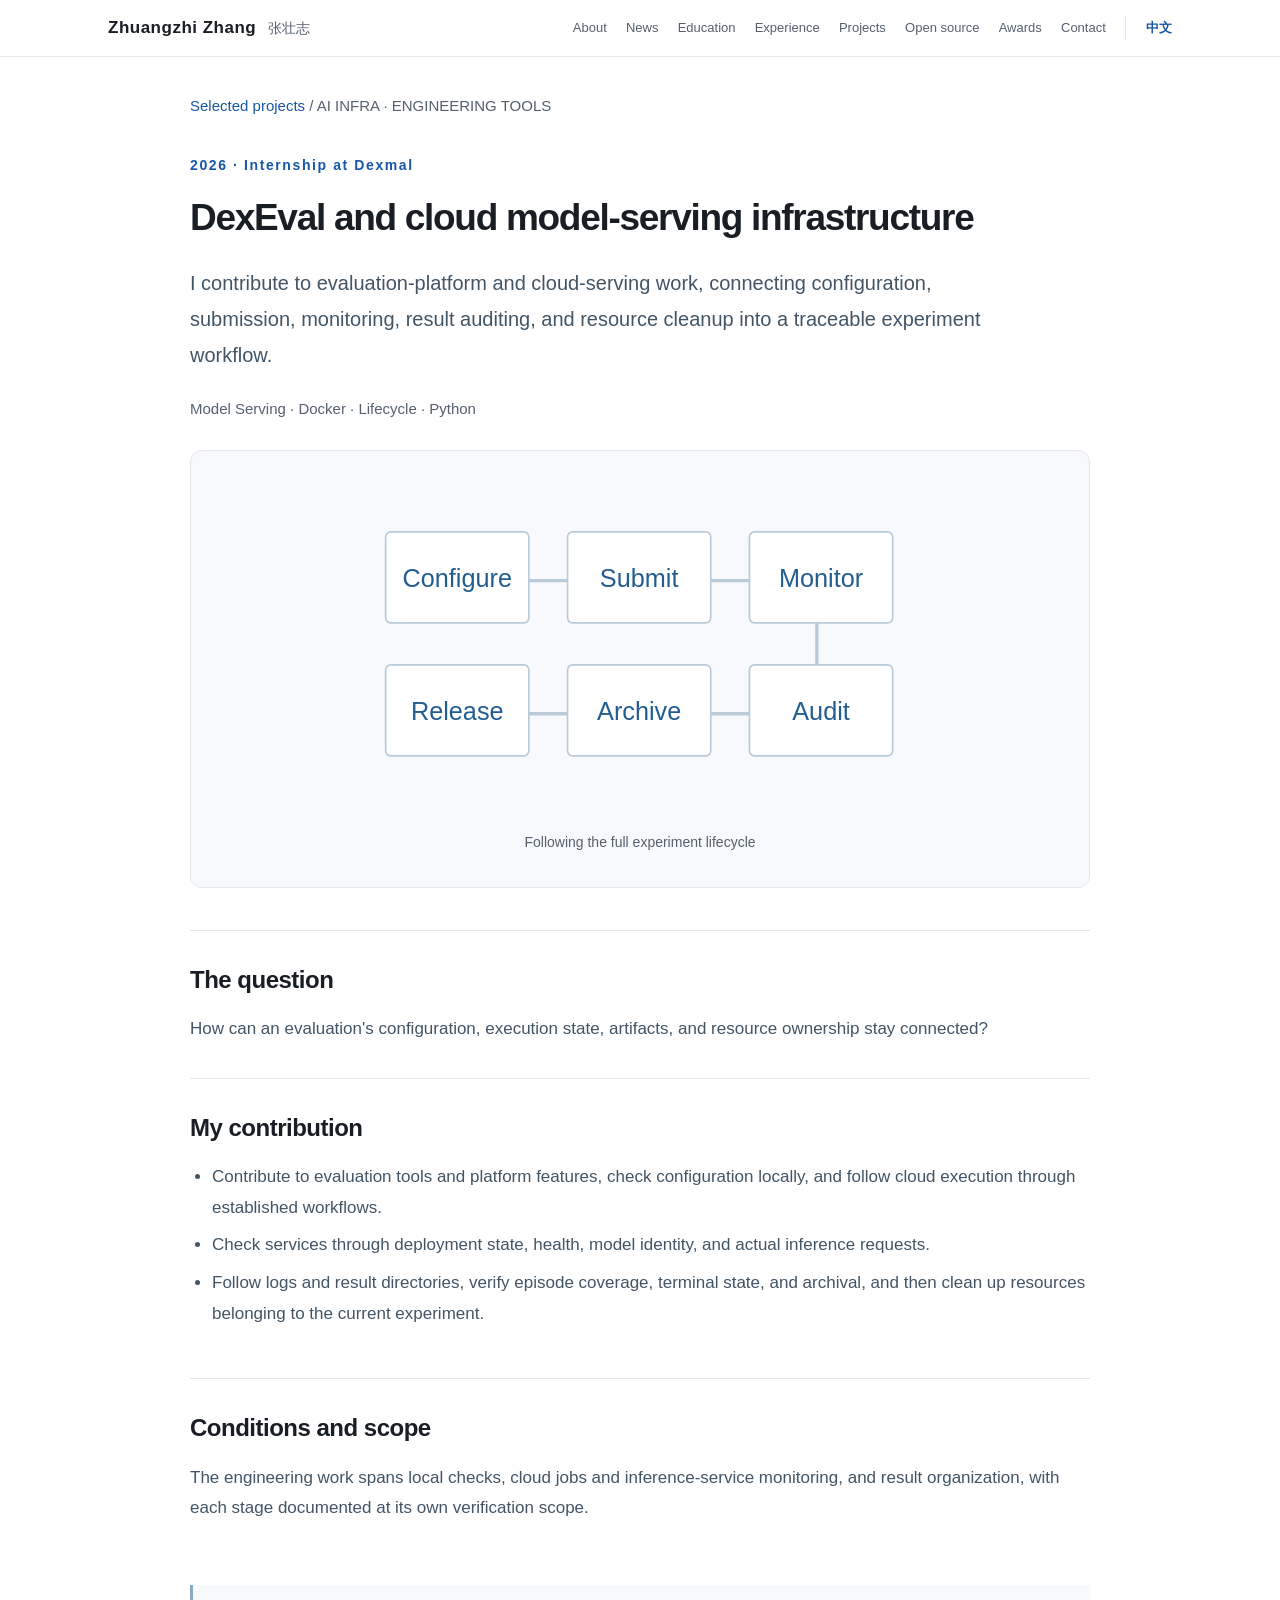
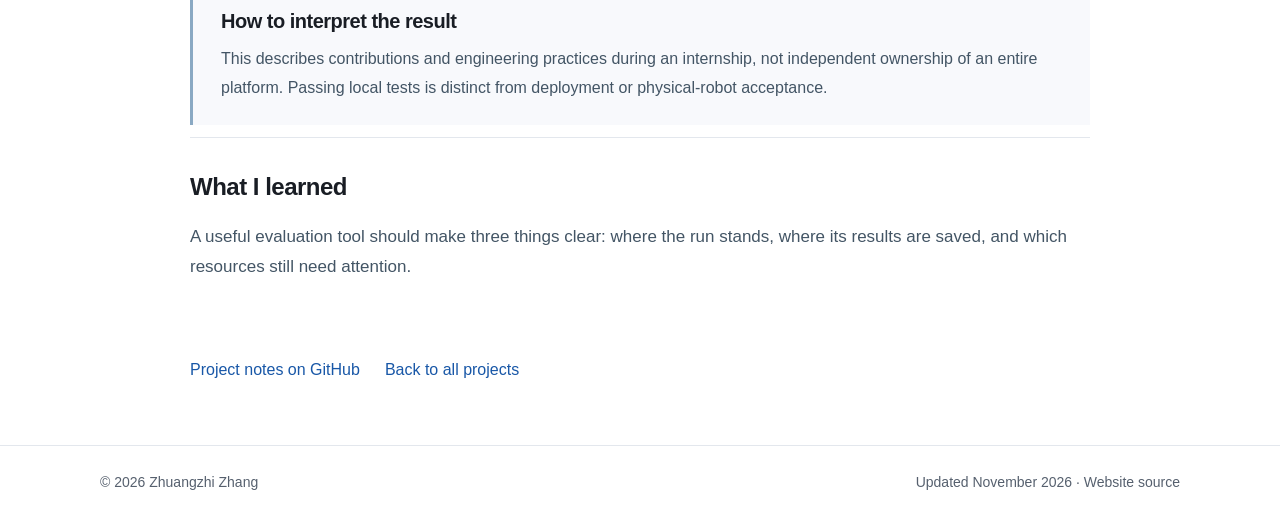
<file: projects/evaluation-infra-en.html>
<!doctype html>
<html lang="en">
<head>
<meta charset="utf-8"><meta name="viewport" content="width=device-width,initial-scale=1">
<title>DexEval and cloud model-serving infrastructure · Zhuangzhi Zhang</title><meta name="description" content="I contribute to evaluation-platform and cloud-serving work, connecting configuration, submission, monitoring, result auditing, and resource cleanup into a traceable experiment workflow.">
<meta name="theme-color" content="#172b42"><meta name="color-scheme" content="light">
<link rel="canonical" href="https://zsevene077-cyber.github.io/projects/evaluation-infra-en.html"><link rel="icon" type="image/svg+xml" href="../assets/favicon.svg">
<meta property="og:type" content="website"><meta property="og:title" content="DexEval and cloud model-serving infrastructure · Zhuangzhi Zhang"><meta property="og:description" content="I contribute to evaluation-platform and cloud-serving work, connecting configuration, submission, monitoring, result auditing, and resource cleanup into a traceable experiment workflow."><meta property="og:url" content="https://zsevene077-cyber.github.io/projects/evaluation-infra-en.html"><meta property="og:image" content="https://zsevene077-cyber.github.io/assets/portrait.png">
<link rel="stylesheet" href="../assets/style.css">
<script src="../assets/navigation.js" defer></script>
</head>
<body>
<a class="skip" href="#main">Skip to content</a>
<header class="site-header"><div class="wrap header-inner"><a class="wordmark" href="../en.html">Zhuangzhi Zhang<small>张壮志</small></a><button class="nav-toggle" type="button" aria-controls="site-nav" aria-expanded="false">Menu <span aria-hidden="true">☰</span></button><nav class="nav" id="site-nav" aria-label="Main navigation"><a href="../en.html#about">About</a><a href="../en.html#news">News</a><a href="../en.html#education">Education</a><a href="../en.html#experience">Experience</a><a href="../en.html#projects">Projects</a><a href="../en.html#opensource">Open source</a><a href="../en.html#recognition">Awards</a><a href="../en.html#contact">Contact</a><a class="lang" href="evaluation-infra.html" lang="zh-CN" hreflang="zh-CN">中文</a></nav></div></header>
<main id="main" class="wrap"><div class="detail-main"><div class="breadcrumb"><a href="../en.html#projects">Selected projects</a> / AI INFRA · ENGINEERING TOOLS</div><header class="project-header"><div class="eyebrow">2026 · Internship at Dexmal</div><h1>DexEval and cloud model-serving infrastructure</h1><p class="project-lead">I contribute to evaluation-platform and cloud-serving work, connecting configuration, submission, monitoring, result auditing, and resource cleanup into a traceable experiment workflow.</p><div class="detail-meta">Model Serving · Docker · Lifecycle · Python</div></header><figure class="detail-figure"><svg viewBox="0 0 320 190" role="img" aria-label="Experiment lifecycle: configure, submit, monitor, audit, archive, release" xmlns="http://www.w3.org/2000/svg"><title>Experiment lifecycle: configure, submit, monitor, audit, archive, release</title><g font-family="-apple-system,BlinkMacSystemFont,Segoe UI,PingFang SC,sans-serif" fill="#172b42"><path d="M55 58H265V137H55" fill="none" stroke="#b9cbd8" stroke-width="2"/><rect x="9" y="29" width="85" height="54" rx="3" fill="#fff" stroke="#b9cbd8"/><text x="51.5" y="62" text-anchor="middle" font-size="15" fill="#225d92">Configure</text><rect x="117" y="29" width="85" height="54" rx="3" fill="#fff" stroke="#b9cbd8"/><text x="159.5" y="62" text-anchor="middle" font-size="15" fill="#225d92">Submit</text><rect x="225" y="29" width="85" height="54" rx="3" fill="#fff" stroke="#b9cbd8"/><text x="267.5" y="62" text-anchor="middle" font-size="15" fill="#225d92">Monitor</text><rect x="225" y="108" width="85" height="54" rx="3" fill="#fff" stroke="#b9cbd8"/><text x="267.5" y="141" text-anchor="middle" font-size="15" fill="#225d92">Audit</text><rect x="117" y="108" width="85" height="54" rx="3" fill="#fff" stroke="#b9cbd8"/><text x="159.5" y="141" text-anchor="middle" font-size="15" fill="#225d92">Archive</text><rect x="9" y="108" width="85" height="54" rx="3" fill="#fff" stroke="#b9cbd8"/><text x="51.5" y="141" text-anchor="middle" font-size="15" fill="#225d92">Release</text></g></svg><figcaption>Following the full experiment lifecycle</figcaption></figure><section class="detail-section"><h2>The question</h2><p>How can an evaluation&#x27;s configuration, execution state, artifacts, and resource ownership stay connected?</p></section><section class="detail-section"><h2>My contribution</h2><ul><li>Contribute to evaluation tools and platform features, check configuration locally, and follow cloud execution through established workflows.</li><li>Check services through deployment state, health, model identity, and actual inference requests.</li><li>Follow logs and result directories, verify episode coverage, terminal state, and archival, and then clean up resources belonging to the current experiment.</li></ul></section><section class="detail-section"><h2>Conditions and scope</h2><p>The engineering work spans local checks, cloud jobs and inference-service monitoring, and result organization, with each stage documented at its own verification scope.</p></section><aside class="boundary"><h2>How to interpret the result</h2><p>This describes contributions and engineering practices during an internship, not independent ownership of an entire platform. Passing local tests is distinct from deployment or physical-robot acceptance.</p></aside><section class="detail-section"><h2>What I learned</h2><p>A useful evaluation tool should make three things clear: where the run stands, where its results are saved, and which resources still need attention.</p></section><div class="project-nav"><a href="https://github.com/zsevene077-cyber/embodied-ai-portfolio">Project notes on GitHub</a><a href="../en.html#projects">Back to all projects</a></div></div></main>
<footer class="site-footer"><div class="wrap footer-inner"><span>© 2026 Zhuangzhi Zhang</span><span>Updated November 2026 · <a href="https://github.com/zsevene077-cyber/zsevene077-cyber.github.io">Website source</a></span></div></footer>
</body></html>
</file>
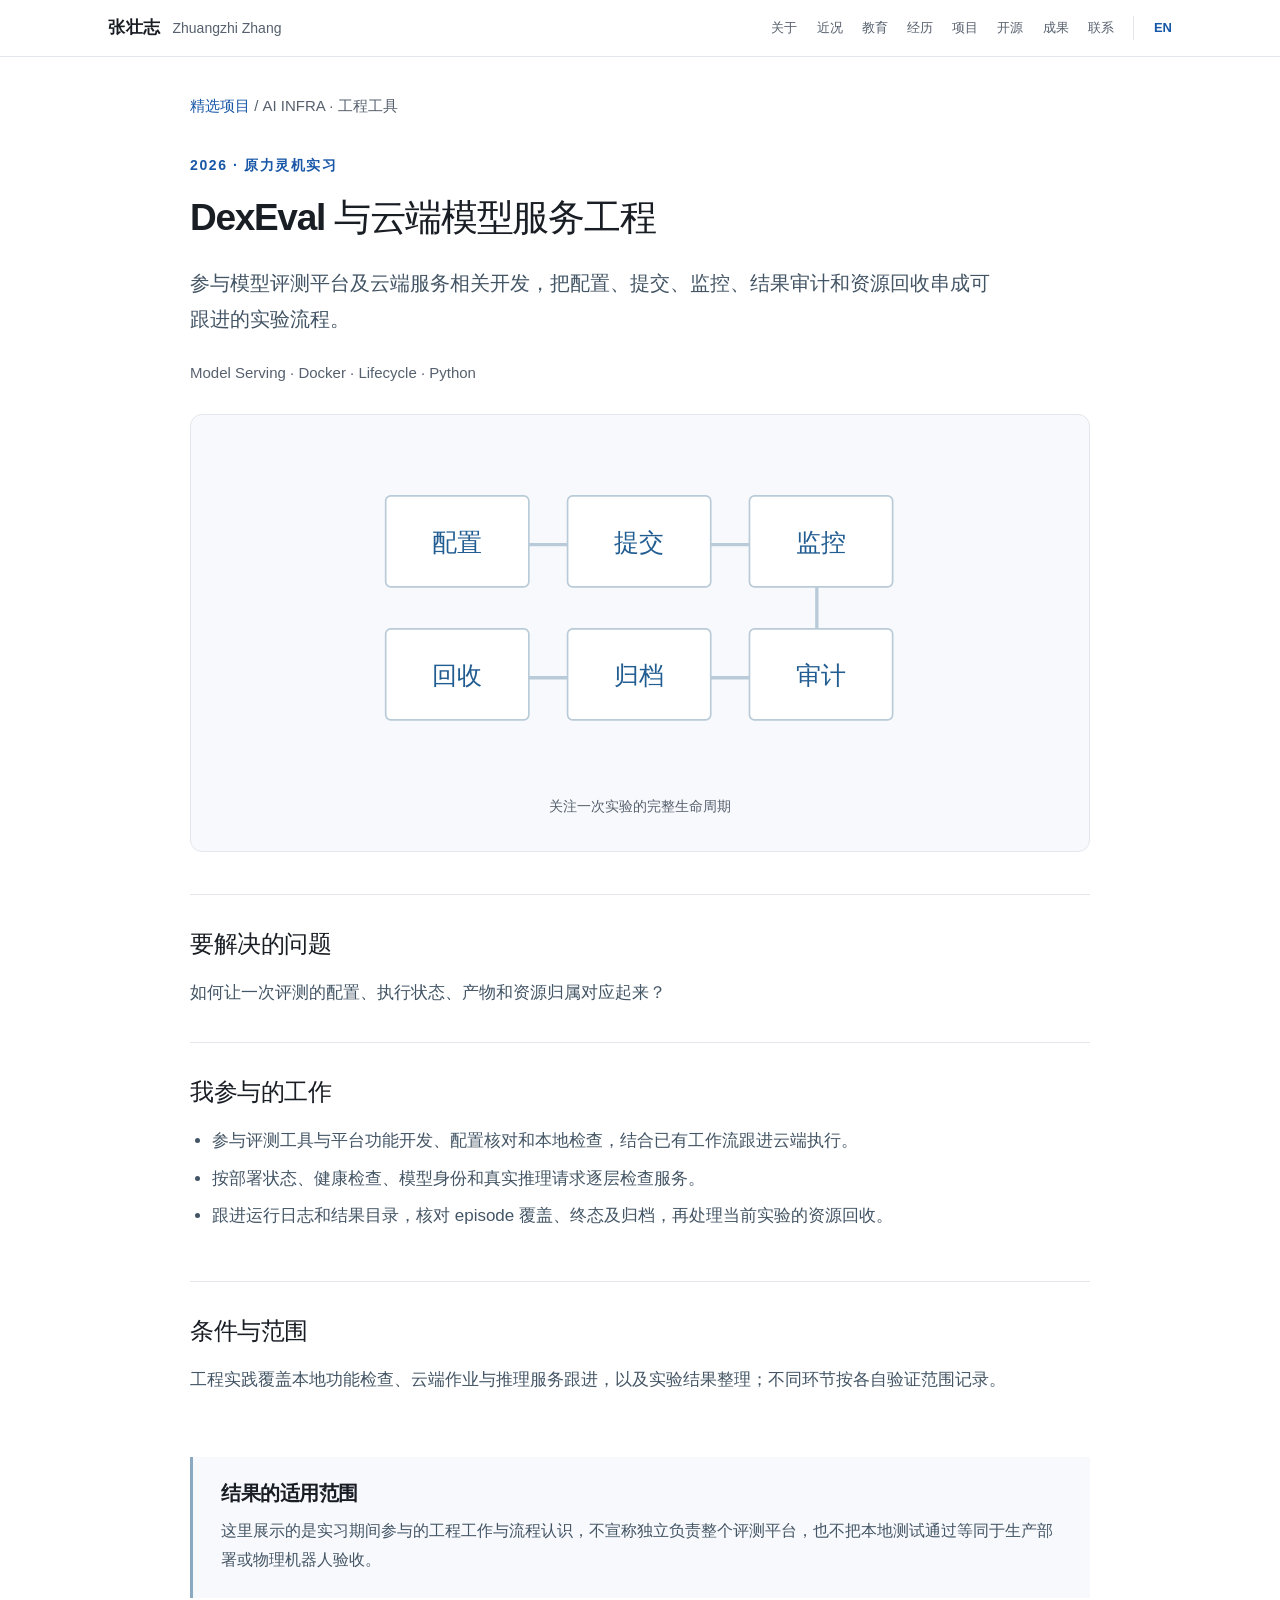
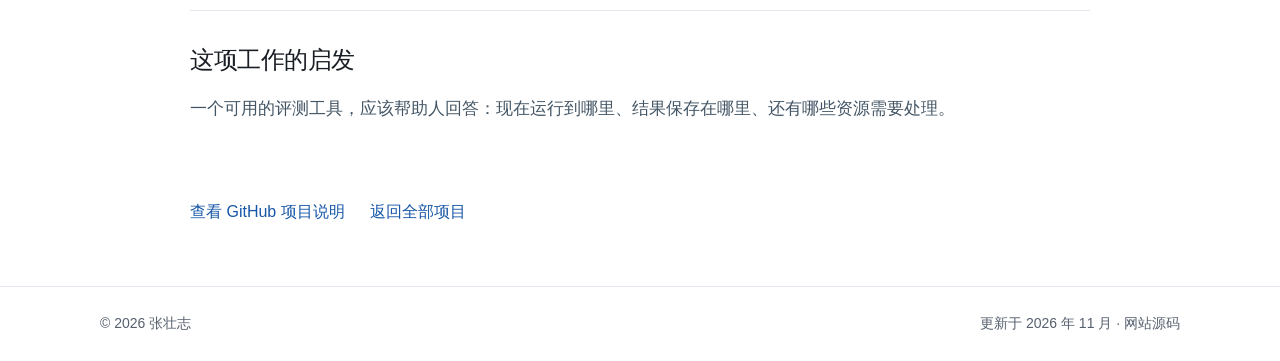
<file: projects/evaluation-infra.html>
<!doctype html>
<html lang="zh-CN">
<head>
<meta charset="utf-8"><meta name="viewport" content="width=device-width,initial-scale=1">
<title>DexEval 与云端模型服务工程 · 张壮志</title><meta name="description" content="参与模型评测平台及云端服务相关开发，把配置、提交、监控、结果审计和资源回收串成可跟进的实验流程。">
<meta name="theme-color" content="#172b42"><meta name="color-scheme" content="light">
<link rel="canonical" href="https://zsevene077-cyber.github.io/projects/evaluation-infra.html"><link rel="icon" type="image/svg+xml" href="../assets/favicon.svg">
<meta property="og:type" content="website"><meta property="og:title" content="DexEval 与云端模型服务工程 · 张壮志"><meta property="og:description" content="参与模型评测平台及云端服务相关开发，把配置、提交、监控、结果审计和资源回收串成可跟进的实验流程。"><meta property="og:url" content="https://zsevene077-cyber.github.io/projects/evaluation-infra.html"><meta property="og:image" content="https://zsevene077-cyber.github.io/assets/portrait.png">
<link rel="stylesheet" href="../assets/style.css">
<script src="../assets/navigation.js" defer></script>
</head>
<body>
<a class="skip" href="#main">跳到正文</a>
<header class="site-header"><div class="wrap header-inner"><a class="wordmark" href="../index.html">张壮志<small>Zhuangzhi Zhang</small></a><button class="nav-toggle" type="button" aria-controls="site-nav" aria-expanded="false">目录 <span aria-hidden="true">☰</span></button><nav class="nav" id="site-nav" aria-label="主导航"><a href="../index.html#about">关于</a><a href="../index.html#news">近况</a><a href="../index.html#education">教育</a><a href="../index.html#experience">经历</a><a href="../index.html#projects">项目</a><a href="../index.html#opensource">开源</a><a href="../index.html#recognition">成果</a><a href="../index.html#contact">联系</a><a class="lang" href="evaluation-infra-en.html" lang="en" hreflang="en">EN</a></nav></div></header>
<main id="main" class="wrap"><div class="detail-main"><div class="breadcrumb"><a href="../index.html#projects">精选项目</a> / AI INFRA · 工程工具</div><header class="project-header"><div class="eyebrow">2026 · 原力灵机实习</div><h1>DexEval 与云端模型服务工程</h1><p class="project-lead">参与模型评测平台及云端服务相关开发，把配置、提交、监控、结果审计和资源回收串成可跟进的实验流程。</p><div class="detail-meta">Model Serving · Docker · Lifecycle · Python</div></header><figure class="detail-figure"><svg viewBox="0 0 320 190" role="img" aria-label="实验生命周期：配置、提交、监控、审计、归档、回收" xmlns="http://www.w3.org/2000/svg"><title>实验生命周期：配置、提交、监控、审计、归档、回收</title><g font-family="-apple-system,BlinkMacSystemFont,Segoe UI,PingFang SC,sans-serif" fill="#172b42"><path d="M55 58H265V137H55" fill="none" stroke="#b9cbd8" stroke-width="2"/><rect x="9" y="29" width="85" height="54" rx="3" fill="#fff" stroke="#b9cbd8"/><text x="51.5" y="62" text-anchor="middle" font-size="15" fill="#225d92">配置</text><rect x="117" y="29" width="85" height="54" rx="3" fill="#fff" stroke="#b9cbd8"/><text x="159.5" y="62" text-anchor="middle" font-size="15" fill="#225d92">提交</text><rect x="225" y="29" width="85" height="54" rx="3" fill="#fff" stroke="#b9cbd8"/><text x="267.5" y="62" text-anchor="middle" font-size="15" fill="#225d92">监控</text><rect x="225" y="108" width="85" height="54" rx="3" fill="#fff" stroke="#b9cbd8"/><text x="267.5" y="141" text-anchor="middle" font-size="15" fill="#225d92">审计</text><rect x="117" y="108" width="85" height="54" rx="3" fill="#fff" stroke="#b9cbd8"/><text x="159.5" y="141" text-anchor="middle" font-size="15" fill="#225d92">归档</text><rect x="9" y="108" width="85" height="54" rx="3" fill="#fff" stroke="#b9cbd8"/><text x="51.5" y="141" text-anchor="middle" font-size="15" fill="#225d92">回收</text></g></svg><figcaption>关注一次实验的完整生命周期</figcaption></figure><section class="detail-section"><h2>要解决的问题</h2><p>如何让一次评测的配置、执行状态、产物和资源归属对应起来？</p></section><section class="detail-section"><h2>我参与的工作</h2><ul><li>参与评测工具与平台功能开发、配置核对和本地检查，结合已有工作流跟进云端执行。</li><li>按部署状态、健康检查、模型身份和真实推理请求逐层检查服务。</li><li>跟进运行日志和结果目录，核对 episode 覆盖、终态及归档，再处理当前实验的资源回收。</li></ul></section><section class="detail-section"><h2>条件与范围</h2><p>工程实践覆盖本地功能检查、云端作业与推理服务跟进，以及实验结果整理；不同环节按各自验证范围记录。</p></section><aside class="boundary"><h2>结果的适用范围</h2><p>这里展示的是实习期间参与的工程工作与流程认识，不宣称独立负责整个评测平台，也不把本地测试通过等同于生产部署或物理机器人验收。</p></aside><section class="detail-section"><h2>这项工作的启发</h2><p>一个可用的评测工具，应该帮助人回答：现在运行到哪里、结果保存在哪里、还有哪些资源需要处理。</p></section><div class="project-nav"><a href="https://github.com/zsevene077-cyber/embodied-ai-portfolio">查看 GitHub 项目说明</a><a href="../index.html#projects">返回全部项目</a></div></div></main>
<footer class="site-footer"><div class="wrap footer-inner"><span>© 2026 张壮志</span><span>更新于 2026 年 11 月 · <a href="https://github.com/zsevene077-cyber/zsevene077-cyber.github.io">网站源码</a></span></div></footer>
</body></html>
</file>
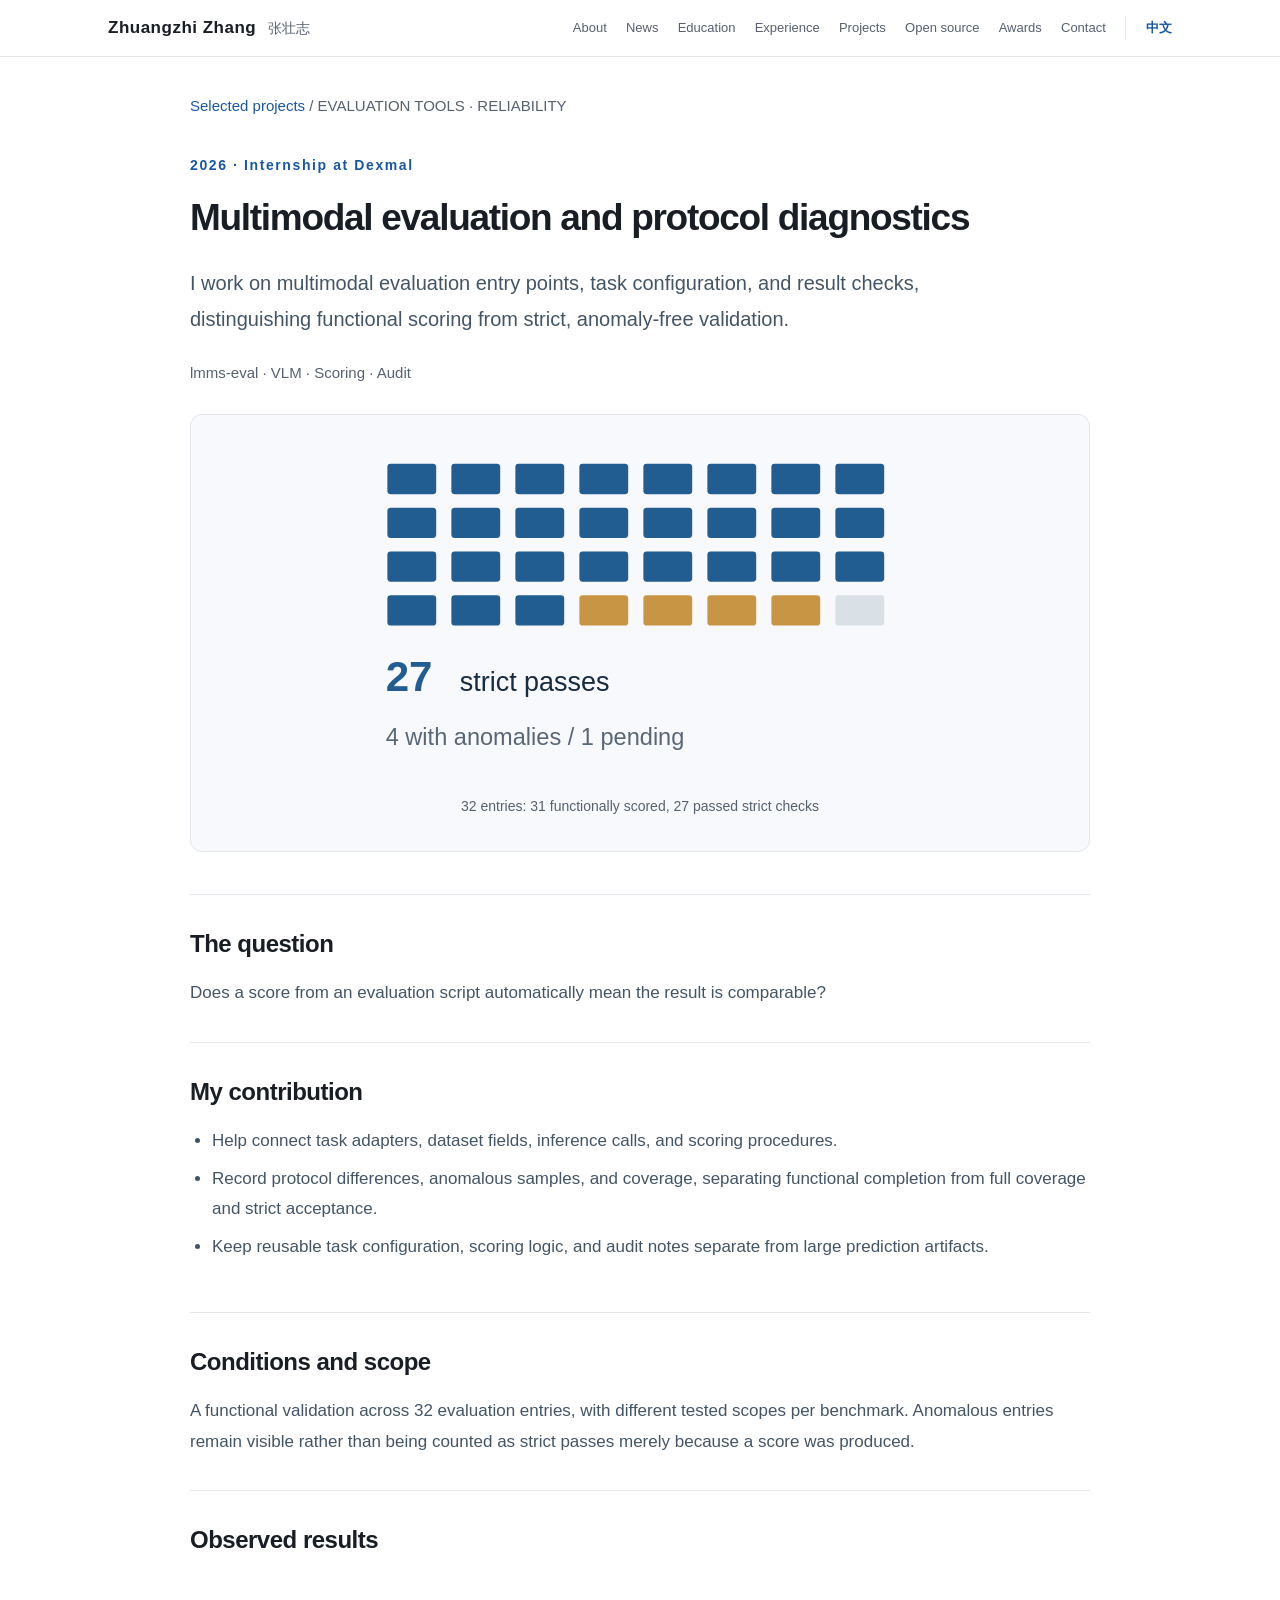
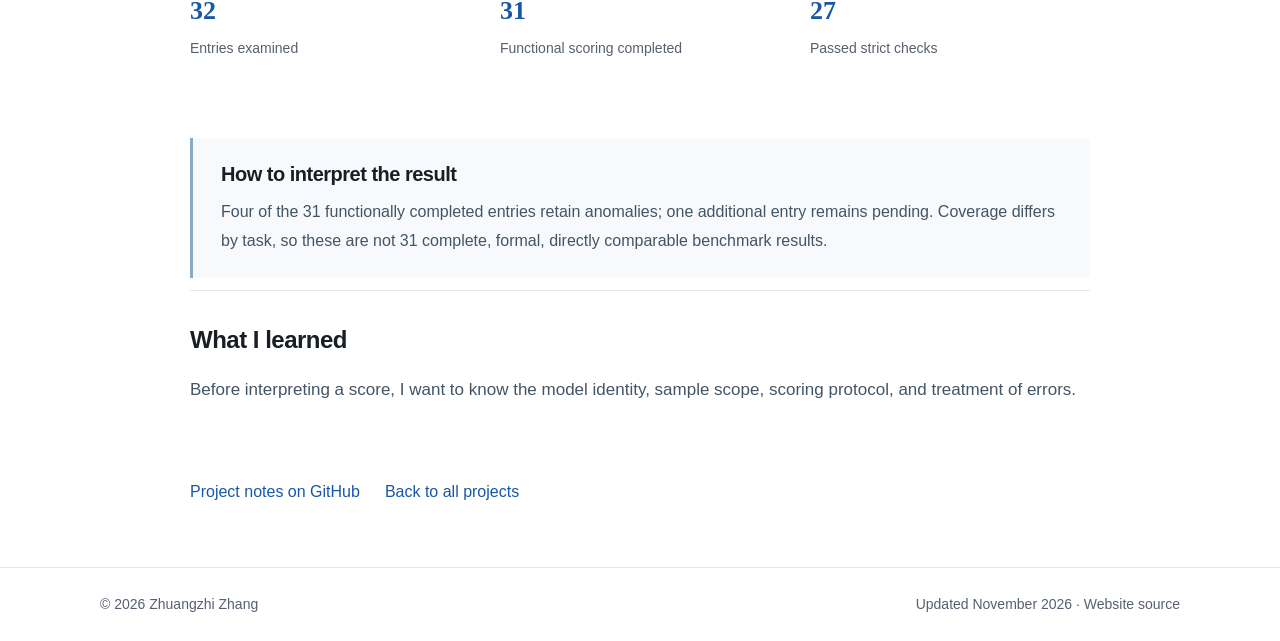
<file: projects/multimodal-protocols-en.html>
<!doctype html>
<html lang="en">
<head>
<meta charset="utf-8"><meta name="viewport" content="width=device-width,initial-scale=1">
<title>Multimodal evaluation and protocol diagnostics · Zhuangzhi Zhang</title><meta name="description" content="I work on multimodal evaluation entry points, task configuration, and result checks, distinguishing functional scoring from strict, anomaly-free validation.">
<meta name="theme-color" content="#172b42"><meta name="color-scheme" content="light">
<link rel="canonical" href="https://zsevene077-cyber.github.io/projects/multimodal-protocols-en.html"><link rel="icon" type="image/svg+xml" href="../assets/favicon.svg">
<meta property="og:type" content="website"><meta property="og:title" content="Multimodal evaluation and protocol diagnostics · Zhuangzhi Zhang"><meta property="og:description" content="I work on multimodal evaluation entry points, task configuration, and result checks, distinguishing functional scoring from strict, anomaly-free validation."><meta property="og:url" content="https://zsevene077-cyber.github.io/projects/multimodal-protocols-en.html"><meta property="og:image" content="https://zsevene077-cyber.github.io/assets/portrait.png">
<link rel="stylesheet" href="../assets/style.css">
<script src="../assets/navigation.js" defer></script>
</head>
<body>
<a class="skip" href="#main">Skip to content</a>
<header class="site-header"><div class="wrap header-inner"><a class="wordmark" href="../en.html">Zhuangzhi Zhang<small>张壮志</small></a><button class="nav-toggle" type="button" aria-controls="site-nav" aria-expanded="false">Menu <span aria-hidden="true">☰</span></button><nav class="nav" id="site-nav" aria-label="Main navigation"><a href="../en.html#about">About</a><a href="../en.html#news">News</a><a href="../en.html#education">Education</a><a href="../en.html#experience">Experience</a><a href="../en.html#projects">Projects</a><a href="../en.html#opensource">Open source</a><a href="../en.html#recognition">Awards</a><a href="../en.html#contact">Contact</a><a class="lang" href="multimodal-protocols.html" lang="zh-CN" hreflang="zh-CN">中文</a></nav></div></header>
<main id="main" class="wrap"><div class="detail-main"><div class="breadcrumb"><a href="../en.html#projects">Selected projects</a> / EVALUATION TOOLS · RELIABILITY</div><header class="project-header"><div class="eyebrow">2026 · Internship at Dexmal</div><h1>Multimodal evaluation and protocol diagnostics</h1><p class="project-lead">I work on multimodal evaluation entry points, task configuration, and result checks, distinguishing functional scoring from strict, anomaly-free validation.</p><div class="detail-meta">lmms-eval · VLM · Scoring · Audit</div></header><figure class="detail-figure"><svg viewBox="0 0 320 190" role="img" aria-label="32 entries: 27 strict passes, 4 with anomalies, 1 pending" xmlns="http://www.w3.org/2000/svg"><title>32 entries: 27 strict passes, 4 with anomalies, 1 pending</title><g font-family="-apple-system,BlinkMacSystemFont,Segoe UI,PingFang SC,sans-serif" fill="#172b42"><rect x="10" y="10" width="29" height="18" rx="2" fill="#225d92"/><rect x="48" y="10" width="29" height="18" rx="2" fill="#225d92"/><rect x="86" y="10" width="29" height="18" rx="2" fill="#225d92"/><rect x="124" y="10" width="29" height="18" rx="2" fill="#225d92"/><rect x="162" y="10" width="29" height="18" rx="2" fill="#225d92"/><rect x="200" y="10" width="29" height="18" rx="2" fill="#225d92"/><rect x="238" y="10" width="29" height="18" rx="2" fill="#225d92"/><rect x="276" y="10" width="29" height="18" rx="2" fill="#225d92"/><rect x="10" y="36" width="29" height="18" rx="2" fill="#225d92"/><rect x="48" y="36" width="29" height="18" rx="2" fill="#225d92"/><rect x="86" y="36" width="29" height="18" rx="2" fill="#225d92"/><rect x="124" y="36" width="29" height="18" rx="2" fill="#225d92"/><rect x="162" y="36" width="29" height="18" rx="2" fill="#225d92"/><rect x="200" y="36" width="29" height="18" rx="2" fill="#225d92"/><rect x="238" y="36" width="29" height="18" rx="2" fill="#225d92"/><rect x="276" y="36" width="29" height="18" rx="2" fill="#225d92"/><rect x="10" y="62" width="29" height="18" rx="2" fill="#225d92"/><rect x="48" y="62" width="29" height="18" rx="2" fill="#225d92"/><rect x="86" y="62" width="29" height="18" rx="2" fill="#225d92"/><rect x="124" y="62" width="29" height="18" rx="2" fill="#225d92"/><rect x="162" y="62" width="29" height="18" rx="2" fill="#225d92"/><rect x="200" y="62" width="29" height="18" rx="2" fill="#225d92"/><rect x="238" y="62" width="29" height="18" rx="2" fill="#225d92"/><rect x="276" y="62" width="29" height="18" rx="2" fill="#225d92"/><rect x="10" y="88" width="29" height="18" rx="2" fill="#225d92"/><rect x="48" y="88" width="29" height="18" rx="2" fill="#225d92"/><rect x="86" y="88" width="29" height="18" rx="2" fill="#225d92"/><rect x="124" y="88" width="29" height="18" rx="2" fill="#c89545"/><rect x="162" y="88" width="29" height="18" rx="2" fill="#c89545"/><rect x="200" y="88" width="29" height="18" rx="2" fill="#c89545"/><rect x="238" y="88" width="29" height="18" rx="2" fill="#c89545"/><rect x="276" y="88" width="29" height="18" rx="2" fill="#d9e1e7"/><text x="9" y="145" font-size="25" font-weight="600" fill="#225d92">27</text><text x="53" y="145" font-size="16">strict passes</text><text x="9" y="177" font-size="14" fill="#586777">4 with anomalies / 1 pending</text></g></svg><figcaption>32 entries: 31 functionally scored, 27 passed strict checks</figcaption></figure><section class="detail-section"><h2>The question</h2><p>Does a score from an evaluation script automatically mean the result is comparable?</p></section><section class="detail-section"><h2>My contribution</h2><ul><li>Help connect task adapters, dataset fields, inference calls, and scoring procedures.</li><li>Record protocol differences, anomalous samples, and coverage, separating functional completion from full coverage and strict acceptance.</li><li>Keep reusable task configuration, scoring logic, and audit notes separate from large prediction artifacts.</li></ul></section><section class="detail-section"><h2>Conditions and scope</h2><p>A functional validation across 32 evaluation entries, with different tested scopes per benchmark. Anomalous entries remain visible rather than being counted as strict passes merely because a score was produced.</p></section><section class="detail-section"><h2>Observed results</h2><div class="results"><div><div class="result-value">32</div><div class="result-label">Entries examined</div></div><div><div class="result-value">31</div><div class="result-label">Functional scoring completed</div></div><div><div class="result-value">27</div><div class="result-label">Passed strict checks</div></div></div></section><aside class="boundary"><h2>How to interpret the result</h2><p>Four of the 31 functionally completed entries retain anomalies; one additional entry remains pending. Coverage differs by task, so these are not 31 complete, formal, directly comparable benchmark results.</p></aside><section class="detail-section"><h2>What I learned</h2><p>Before interpreting a score, I want to know the model identity, sample scope, scoring protocol, and treatment of errors.</p></section><div class="project-nav"><a href="https://github.com/zsevene077-cyber/embodied-ai-portfolio">Project notes on GitHub</a><a href="../en.html#projects">Back to all projects</a></div></div></main>
<footer class="site-footer"><div class="wrap footer-inner"><span>© 2026 Zhuangzhi Zhang</span><span>Updated November 2026 · <a href="https://github.com/zsevene077-cyber/zsevene077-cyber.github.io">Website source</a></span></div></footer>
</body></html>
</file>
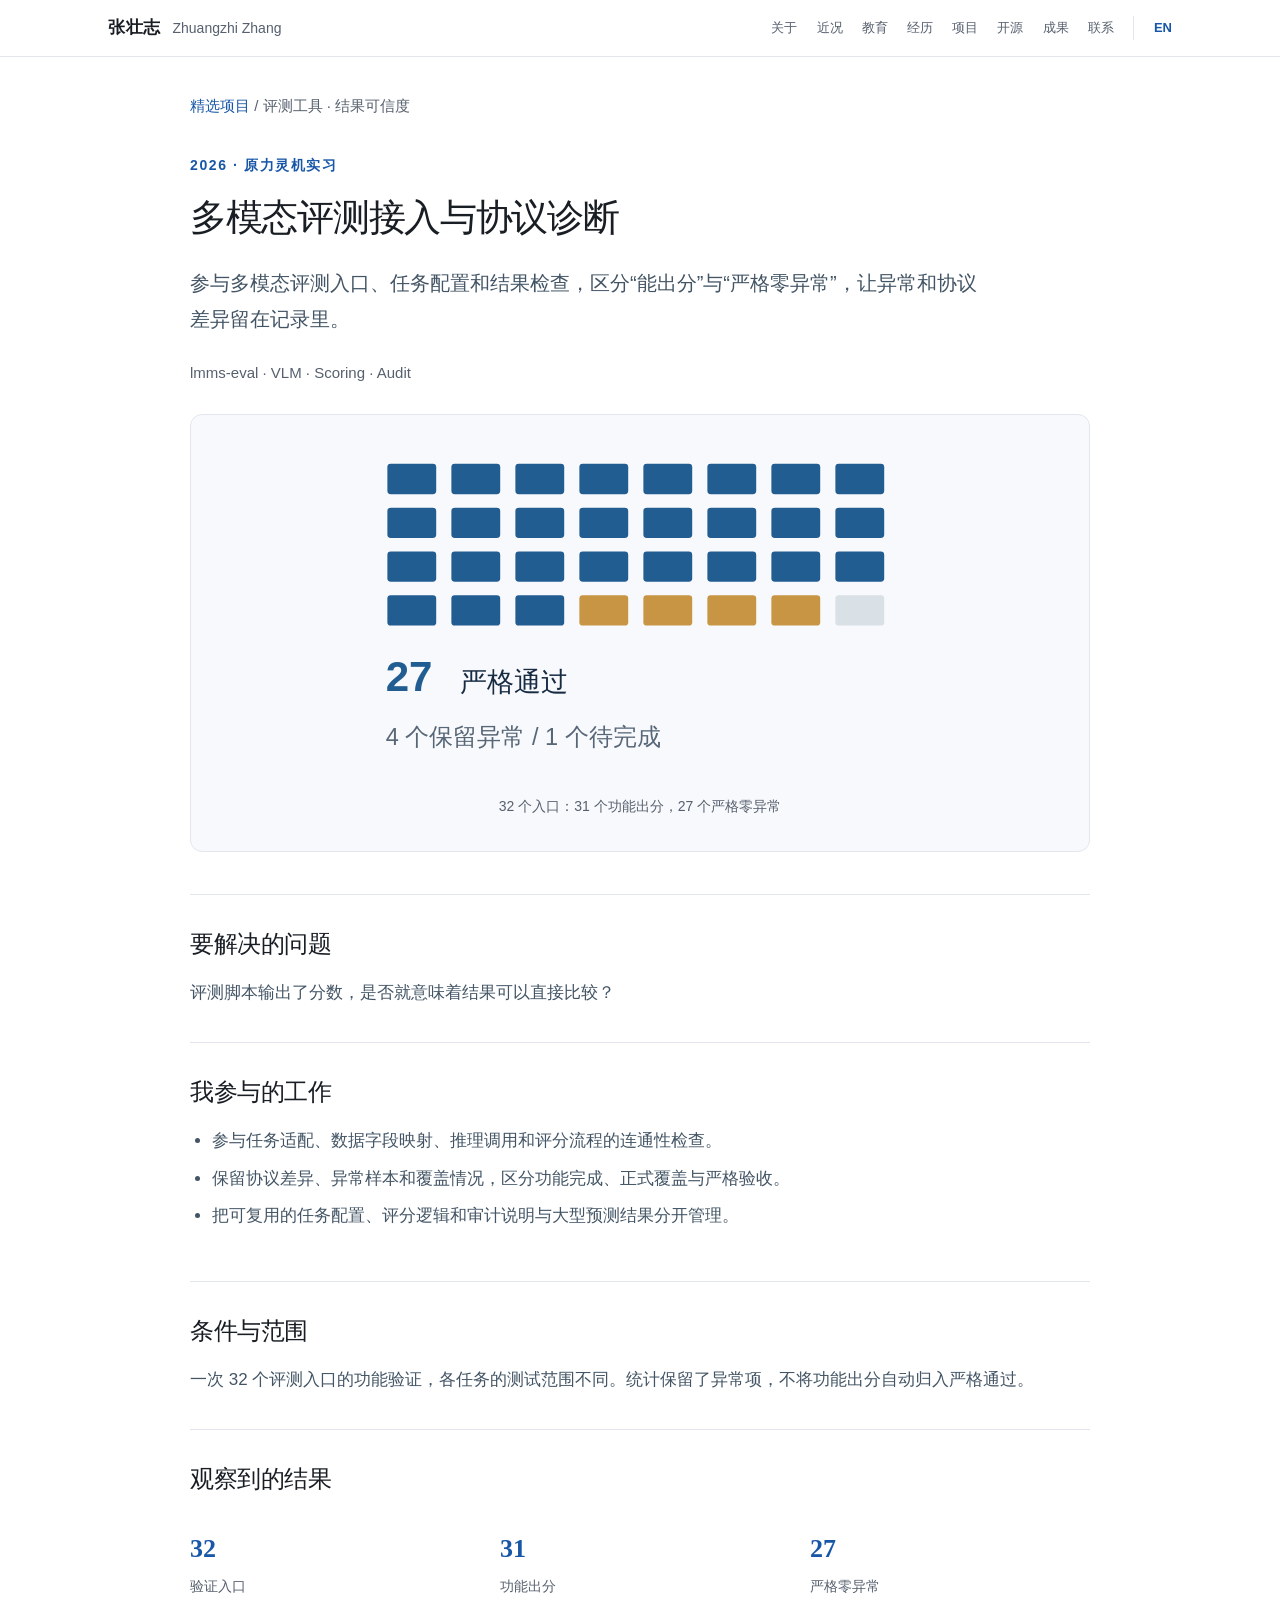
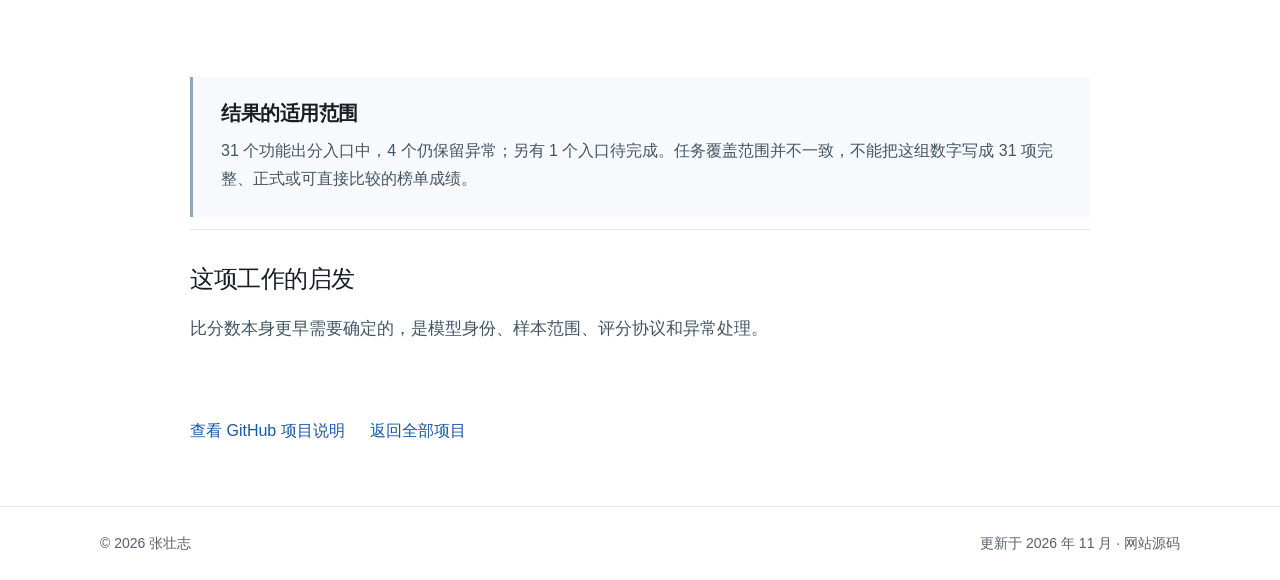
<file: projects/multimodal-protocols.html>
<!doctype html>
<html lang="zh-CN">
<head>
<meta charset="utf-8"><meta name="viewport" content="width=device-width,initial-scale=1">
<title>多模态评测接入与协议诊断 · 张壮志</title><meta name="description" content="参与多模态评测入口、任务配置和结果检查，区分“能出分”与“严格零异常”，让异常和协议差异留在记录里。">
<meta name="theme-color" content="#172b42"><meta name="color-scheme" content="light">
<link rel="canonical" href="https://zsevene077-cyber.github.io/projects/multimodal-protocols.html"><link rel="icon" type="image/svg+xml" href="../assets/favicon.svg">
<meta property="og:type" content="website"><meta property="og:title" content="多模态评测接入与协议诊断 · 张壮志"><meta property="og:description" content="参与多模态评测入口、任务配置和结果检查，区分“能出分”与“严格零异常”，让异常和协议差异留在记录里。"><meta property="og:url" content="https://zsevene077-cyber.github.io/projects/multimodal-protocols.html"><meta property="og:image" content="https://zsevene077-cyber.github.io/assets/portrait.png">
<link rel="stylesheet" href="../assets/style.css">
<script src="../assets/navigation.js" defer></script>
</head>
<body>
<a class="skip" href="#main">跳到正文</a>
<header class="site-header"><div class="wrap header-inner"><a class="wordmark" href="../index.html">张壮志<small>Zhuangzhi Zhang</small></a><button class="nav-toggle" type="button" aria-controls="site-nav" aria-expanded="false">目录 <span aria-hidden="true">☰</span></button><nav class="nav" id="site-nav" aria-label="主导航"><a href="../index.html#about">关于</a><a href="../index.html#news">近况</a><a href="../index.html#education">教育</a><a href="../index.html#experience">经历</a><a href="../index.html#projects">项目</a><a href="../index.html#opensource">开源</a><a href="../index.html#recognition">成果</a><a href="../index.html#contact">联系</a><a class="lang" href="multimodal-protocols-en.html" lang="en" hreflang="en">EN</a></nav></div></header>
<main id="main" class="wrap"><div class="detail-main"><div class="breadcrumb"><a href="../index.html#projects">精选项目</a> / 评测工具 · 结果可信度</div><header class="project-header"><div class="eyebrow">2026 · 原力灵机实习</div><h1>多模态评测接入与协议诊断</h1><p class="project-lead">参与多模态评测入口、任务配置和结果检查，区分“能出分”与“严格零异常”，让异常和协议差异留在记录里。</p><div class="detail-meta">lmms-eval · VLM · Scoring · Audit</div></header><figure class="detail-figure"><svg viewBox="0 0 320 190" role="img" aria-label="32 个入口：27 个严格通过、4 个保留异常、1 个待完成" xmlns="http://www.w3.org/2000/svg"><title>32 个入口：27 个严格通过、4 个保留异常、1 个待完成</title><g font-family="-apple-system,BlinkMacSystemFont,Segoe UI,PingFang SC,sans-serif" fill="#172b42"><rect x="10" y="10" width="29" height="18" rx="2" fill="#225d92"/><rect x="48" y="10" width="29" height="18" rx="2" fill="#225d92"/><rect x="86" y="10" width="29" height="18" rx="2" fill="#225d92"/><rect x="124" y="10" width="29" height="18" rx="2" fill="#225d92"/><rect x="162" y="10" width="29" height="18" rx="2" fill="#225d92"/><rect x="200" y="10" width="29" height="18" rx="2" fill="#225d92"/><rect x="238" y="10" width="29" height="18" rx="2" fill="#225d92"/><rect x="276" y="10" width="29" height="18" rx="2" fill="#225d92"/><rect x="10" y="36" width="29" height="18" rx="2" fill="#225d92"/><rect x="48" y="36" width="29" height="18" rx="2" fill="#225d92"/><rect x="86" y="36" width="29" height="18" rx="2" fill="#225d92"/><rect x="124" y="36" width="29" height="18" rx="2" fill="#225d92"/><rect x="162" y="36" width="29" height="18" rx="2" fill="#225d92"/><rect x="200" y="36" width="29" height="18" rx="2" fill="#225d92"/><rect x="238" y="36" width="29" height="18" rx="2" fill="#225d92"/><rect x="276" y="36" width="29" height="18" rx="2" fill="#225d92"/><rect x="10" y="62" width="29" height="18" rx="2" fill="#225d92"/><rect x="48" y="62" width="29" height="18" rx="2" fill="#225d92"/><rect x="86" y="62" width="29" height="18" rx="2" fill="#225d92"/><rect x="124" y="62" width="29" height="18" rx="2" fill="#225d92"/><rect x="162" y="62" width="29" height="18" rx="2" fill="#225d92"/><rect x="200" y="62" width="29" height="18" rx="2" fill="#225d92"/><rect x="238" y="62" width="29" height="18" rx="2" fill="#225d92"/><rect x="276" y="62" width="29" height="18" rx="2" fill="#225d92"/><rect x="10" y="88" width="29" height="18" rx="2" fill="#225d92"/><rect x="48" y="88" width="29" height="18" rx="2" fill="#225d92"/><rect x="86" y="88" width="29" height="18" rx="2" fill="#225d92"/><rect x="124" y="88" width="29" height="18" rx="2" fill="#c89545"/><rect x="162" y="88" width="29" height="18" rx="2" fill="#c89545"/><rect x="200" y="88" width="29" height="18" rx="2" fill="#c89545"/><rect x="238" y="88" width="29" height="18" rx="2" fill="#c89545"/><rect x="276" y="88" width="29" height="18" rx="2" fill="#d9e1e7"/><text x="9" y="145" font-size="25" font-weight="600" fill="#225d92">27</text><text x="53" y="145" font-size="16">严格通过</text><text x="9" y="177" font-size="14" fill="#586777">4 个保留异常 / 1 个待完成</text></g></svg><figcaption>32 个入口：31 个功能出分，27 个严格零异常</figcaption></figure><section class="detail-section"><h2>要解决的问题</h2><p>评测脚本输出了分数，是否就意味着结果可以直接比较？</p></section><section class="detail-section"><h2>我参与的工作</h2><ul><li>参与任务适配、数据字段映射、推理调用和评分流程的连通性检查。</li><li>保留协议差异、异常样本和覆盖情况，区分功能完成、正式覆盖与严格验收。</li><li>把可复用的任务配置、评分逻辑和审计说明与大型预测结果分开管理。</li></ul></section><section class="detail-section"><h2>条件与范围</h2><p>一次 32 个评测入口的功能验证，各任务的测试范围不同。统计保留了异常项，不将功能出分自动归入严格通过。</p></section><section class="detail-section"><h2>观察到的结果</h2><div class="results"><div><div class="result-value">32</div><div class="result-label">验证入口</div></div><div><div class="result-value">31</div><div class="result-label">功能出分</div></div><div><div class="result-value">27</div><div class="result-label">严格零异常</div></div></div></section><aside class="boundary"><h2>结果的适用范围</h2><p>31 个功能出分入口中，4 个仍保留异常；另有 1 个入口待完成。任务覆盖范围并不一致，不能把这组数字写成 31 项完整、正式或可直接比较的榜单成绩。</p></aside><section class="detail-section"><h2>这项工作的启发</h2><p>比分数本身更早需要确定的，是模型身份、样本范围、评分协议和异常处理。</p></section><div class="project-nav"><a href="https://github.com/zsevene077-cyber/embodied-ai-portfolio">查看 GitHub 项目说明</a><a href="../index.html#projects">返回全部项目</a></div></div></main>
<footer class="site-footer"><div class="wrap footer-inner"><span>© 2026 张壮志</span><span>更新于 2026 年 11 月 · <a href="https://github.com/zsevene077-cyber/zsevene077-cyber.github.io">网站源码</a></span></div></footer>
</body></html>
</file>
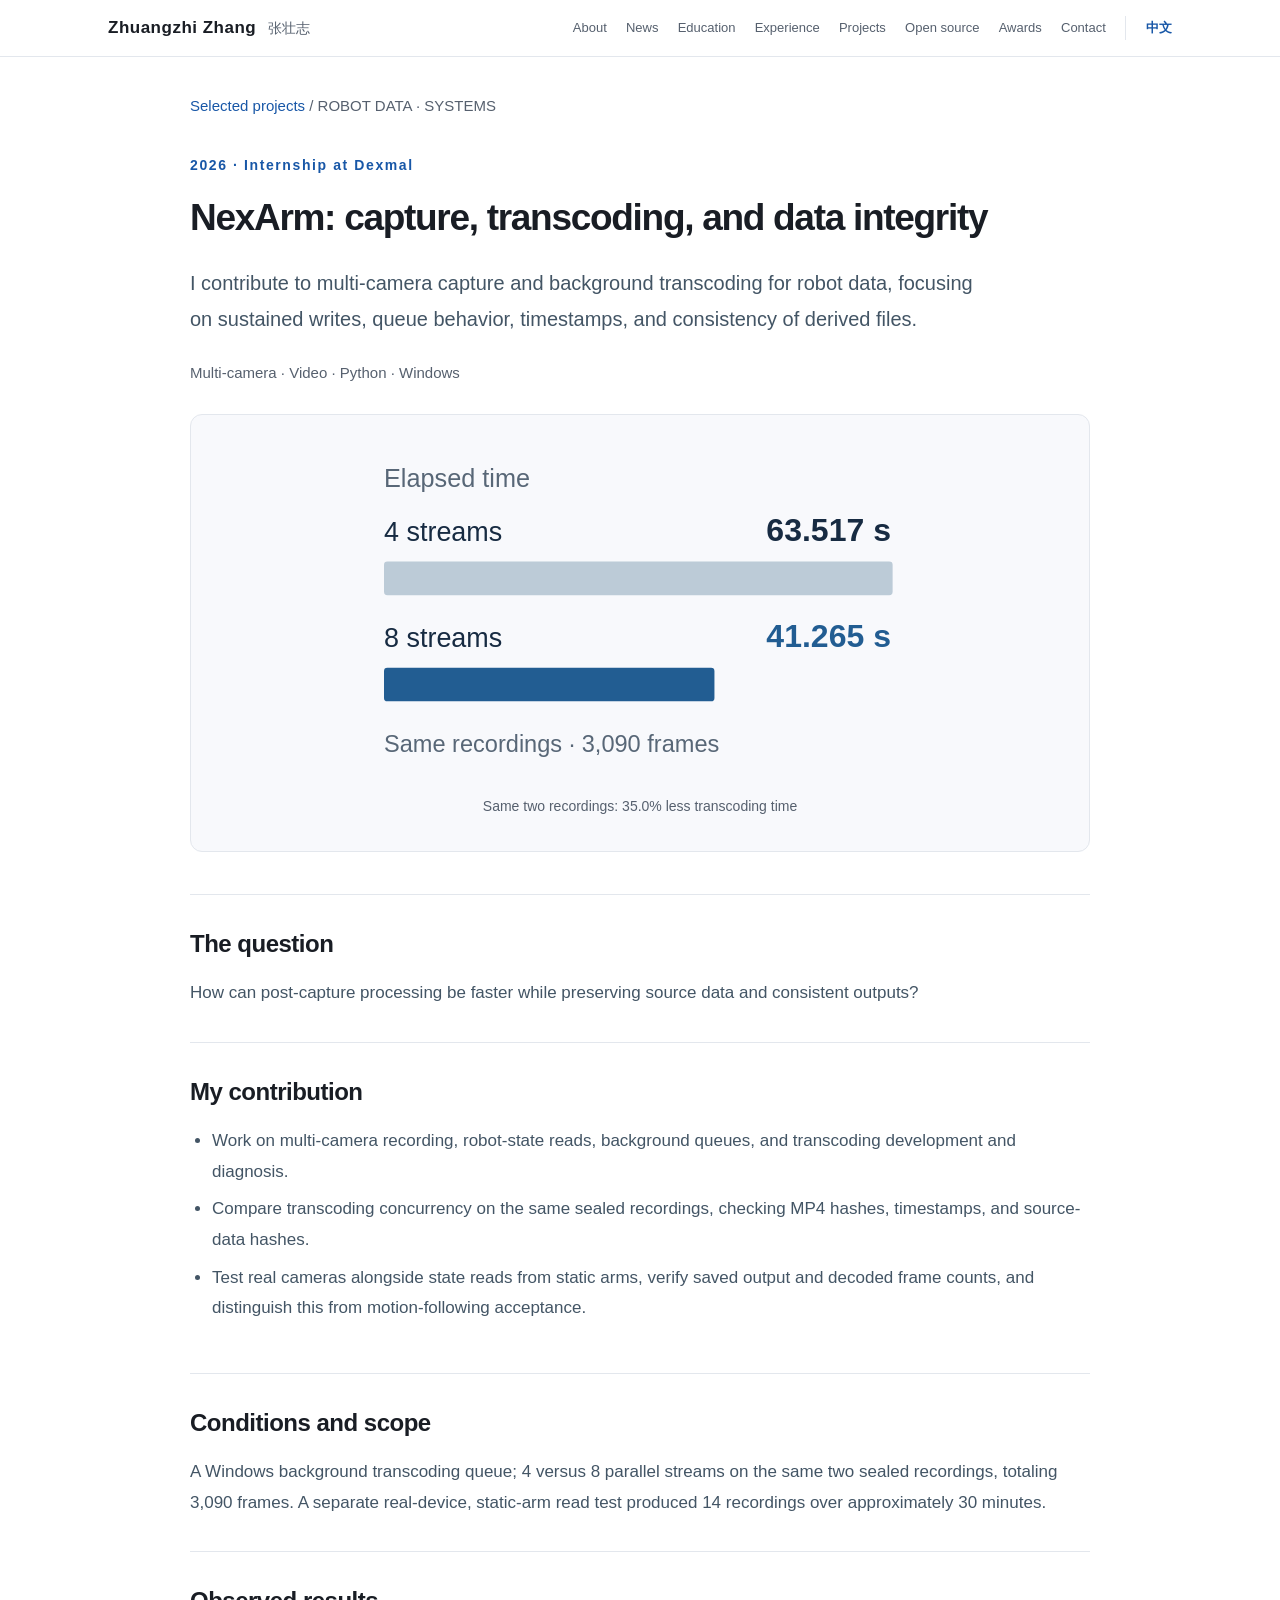
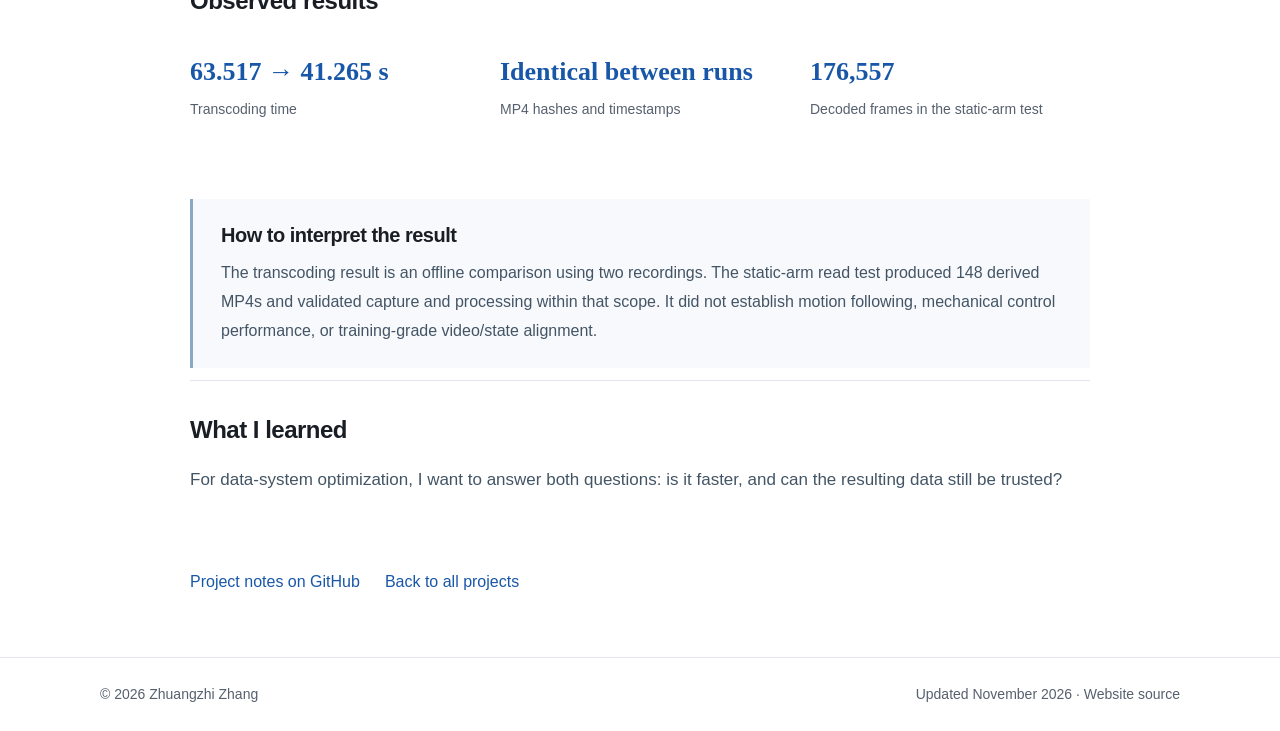
<file: projects/robot-data-en.html>
<!doctype html>
<html lang="en">
<head>
<meta charset="utf-8"><meta name="viewport" content="width=device-width,initial-scale=1">
<title>NexArm: capture, transcoding, and data integrity · Zhuangzhi Zhang</title><meta name="description" content="I contribute to multi-camera capture and background transcoding for robot data, focusing on sustained writes, queue behavior, timestamps, and consistency of derived files.">
<meta name="theme-color" content="#172b42"><meta name="color-scheme" content="light">
<link rel="canonical" href="https://zsevene077-cyber.github.io/projects/robot-data-en.html"><link rel="icon" type="image/svg+xml" href="../assets/favicon.svg">
<meta property="og:type" content="website"><meta property="og:title" content="NexArm: capture, transcoding, and data integrity · Zhuangzhi Zhang"><meta property="og:description" content="I contribute to multi-camera capture and background transcoding for robot data, focusing on sustained writes, queue behavior, timestamps, and consistency of derived files."><meta property="og:url" content="https://zsevene077-cyber.github.io/projects/robot-data-en.html"><meta property="og:image" content="https://zsevene077-cyber.github.io/assets/portrait.png">
<link rel="stylesheet" href="../assets/style.css">
<script src="../assets/navigation.js" defer></script>
</head>
<body>
<a class="skip" href="#main">Skip to content</a>
<header class="site-header"><div class="wrap header-inner"><a class="wordmark" href="../en.html">Zhuangzhi Zhang<small>张壮志</small></a><button class="nav-toggle" type="button" aria-controls="site-nav" aria-expanded="false">Menu <span aria-hidden="true">☰</span></button><nav class="nav" id="site-nav" aria-label="Main navigation"><a href="../en.html#about">About</a><a href="../en.html#news">News</a><a href="../en.html#education">Education</a><a href="../en.html#experience">Experience</a><a href="../en.html#projects">Projects</a><a href="../en.html#opensource">Open source</a><a href="../en.html#recognition">Awards</a><a href="../en.html#contact">Contact</a><a class="lang" href="robot-data.html" lang="zh-CN" hreflang="zh-CN">中文</a></nav></div></header>
<main id="main" class="wrap"><div class="detail-main"><div class="breadcrumb"><a href="../en.html#projects">Selected projects</a> / ROBOT DATA · SYSTEMS</div><header class="project-header"><div class="eyebrow">2026 · Internship at Dexmal</div><h1>NexArm: capture, transcoding, and data integrity</h1><p class="project-lead">I contribute to multi-camera capture and background transcoding for robot data, focusing on sustained writes, queue behavior, timestamps, and consistency of derived files.</p><div class="detail-meta">Multi-camera · Video · Python · Windows</div></header><figure class="detail-figure"><svg viewBox="0 0 320 190" role="img" aria-label="Transcoding time: 63.517 seconds at 4 streams and 41.265 at 8" xmlns="http://www.w3.org/2000/svg"><title>Transcoding time: 63.517 seconds at 4 streams and 41.265 at 8</title><g font-family="-apple-system,BlinkMacSystemFont,Segoe UI,PingFang SC,sans-serif" fill="#172b42"><text x="8" y="24" font-size="15" fill="#586777">Elapsed time</text><text x="8" y="56" font-size="16">4 streams</text><text x="309" y="56" text-anchor="end" font-size="19" font-weight="600">63.517 s</text><rect x="8" y="68" width="302" height="20" rx="2" fill="#bccbd7"/><text x="8" y="119" font-size="16">8 streams</text><text x="309" y="119" text-anchor="end" font-size="19" font-weight="600" fill="#225d92">41.265 s</text><rect x="8" y="131" width="196.2" height="20" rx="2" fill="#225d92"/><text x="8" y="181" font-size="14" fill="#586777">Same recordings · 3,090 frames</text></g></svg><figcaption>Same two recordings: 35.0% less transcoding time</figcaption></figure><section class="detail-section"><h2>The question</h2><p>How can post-capture processing be faster while preserving source data and consistent outputs?</p></section><section class="detail-section"><h2>My contribution</h2><ul><li>Work on multi-camera recording, robot-state reads, background queues, and transcoding development and diagnosis.</li><li>Compare transcoding concurrency on the same sealed recordings, checking MP4 hashes, timestamps, and source-data hashes.</li><li>Test real cameras alongside state reads from static arms, verify saved output and decoded frame counts, and distinguish this from motion-following acceptance.</li></ul></section><section class="detail-section"><h2>Conditions and scope</h2><p>A Windows background transcoding queue; 4 versus 8 parallel streams on the same two sealed recordings, totaling 3,090 frames. A separate real-device, static-arm read test produced 14 recordings over approximately 30 minutes.</p></section><section class="detail-section"><h2>Observed results</h2><div class="results"><div><div class="result-value">63.517 → 41.265 s</div><div class="result-label">Transcoding time</div></div><div><div class="result-value">Identical between runs</div><div class="result-label">MP4 hashes and timestamps</div></div><div><div class="result-value">176,557</div><div class="result-label">Decoded frames in the static-arm test</div></div></div></section><aside class="boundary"><h2>How to interpret the result</h2><p>The transcoding result is an offline comparison using two recordings. The static-arm read test produced 148 derived MP4s and validated capture and processing within that scope. It did not establish motion following, mechanical control performance, or training-grade video/state alignment.</p></aside><section class="detail-section"><h2>What I learned</h2><p>For data-system optimization, I want to answer both questions: is it faster, and can the resulting data still be trusted?</p></section><div class="project-nav"><a href="https://github.com/zsevene077-cyber/embodied-ai-portfolio">Project notes on GitHub</a><a href="../en.html#projects">Back to all projects</a></div></div></main>
<footer class="site-footer"><div class="wrap footer-inner"><span>© 2026 Zhuangzhi Zhang</span><span>Updated November 2026 · <a href="https://github.com/zsevene077-cyber/zsevene077-cyber.github.io">Website source</a></span></div></footer>
</body></html>
</file>
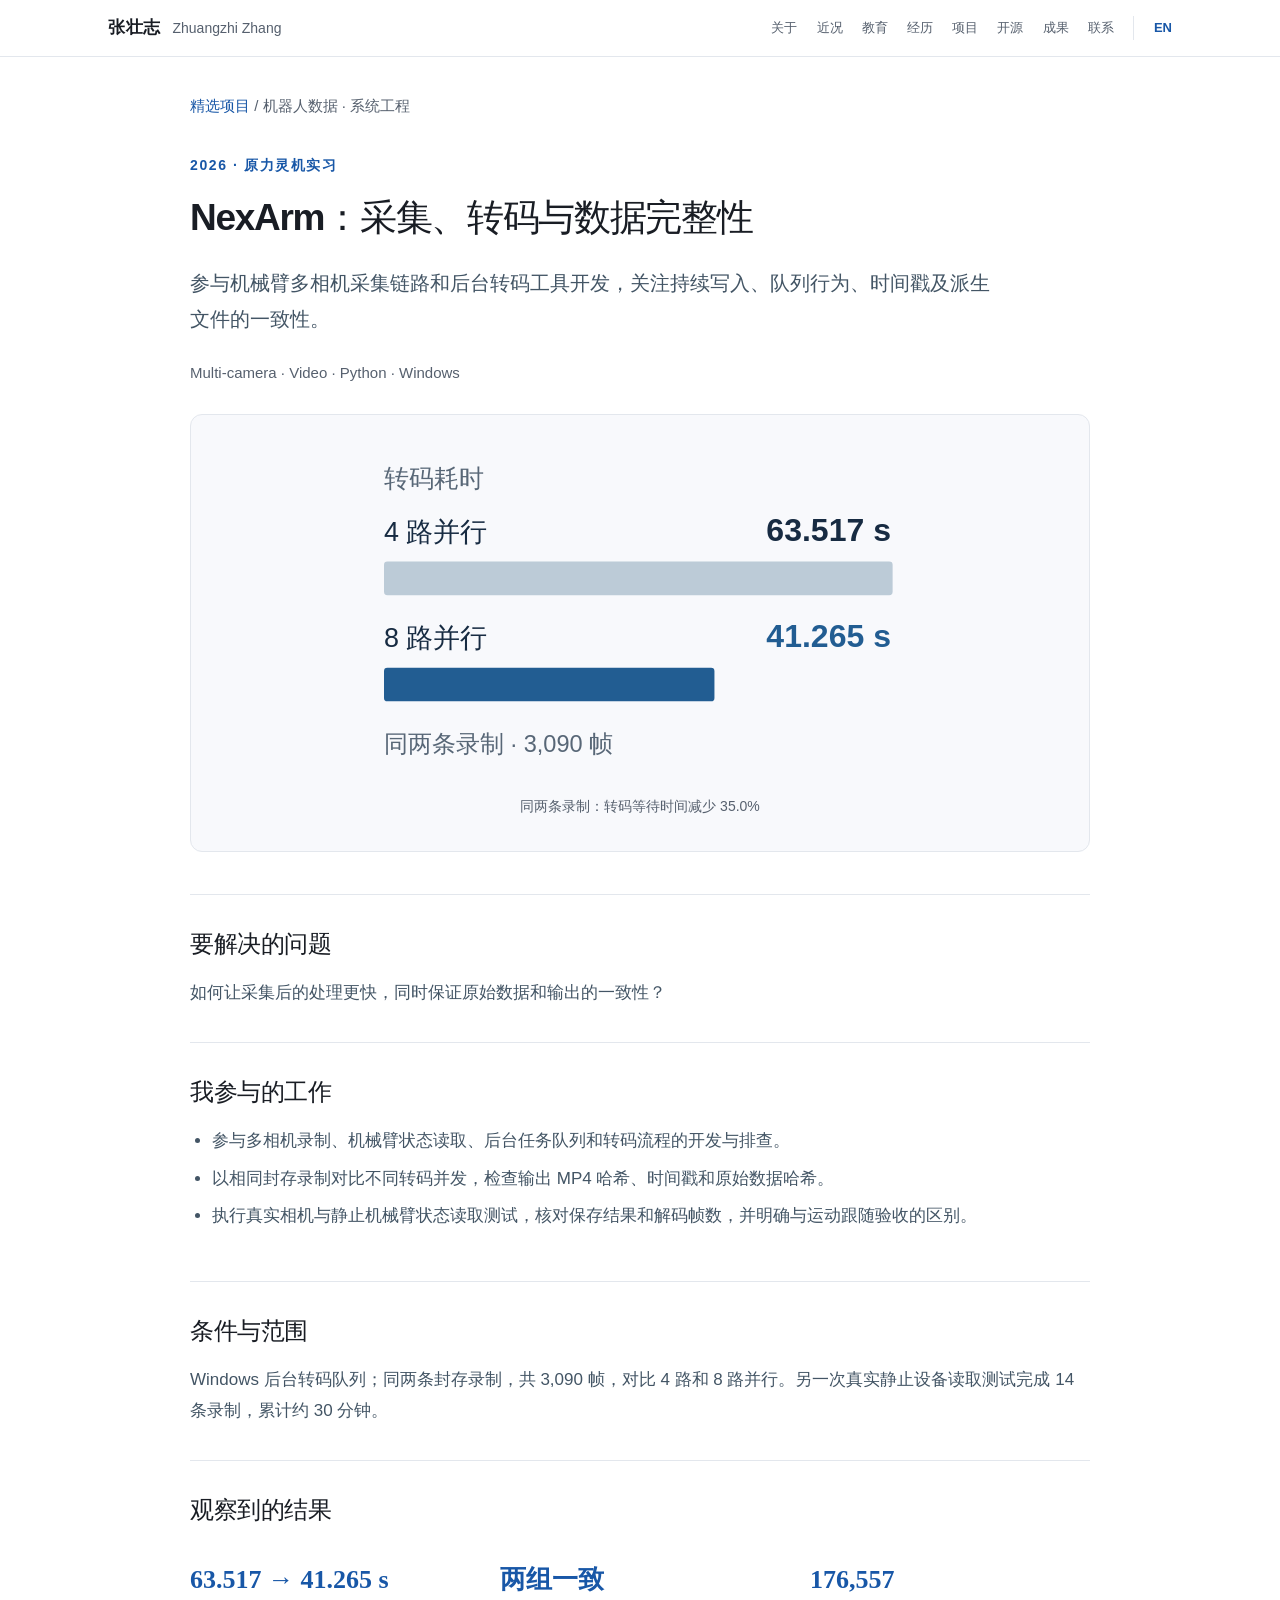
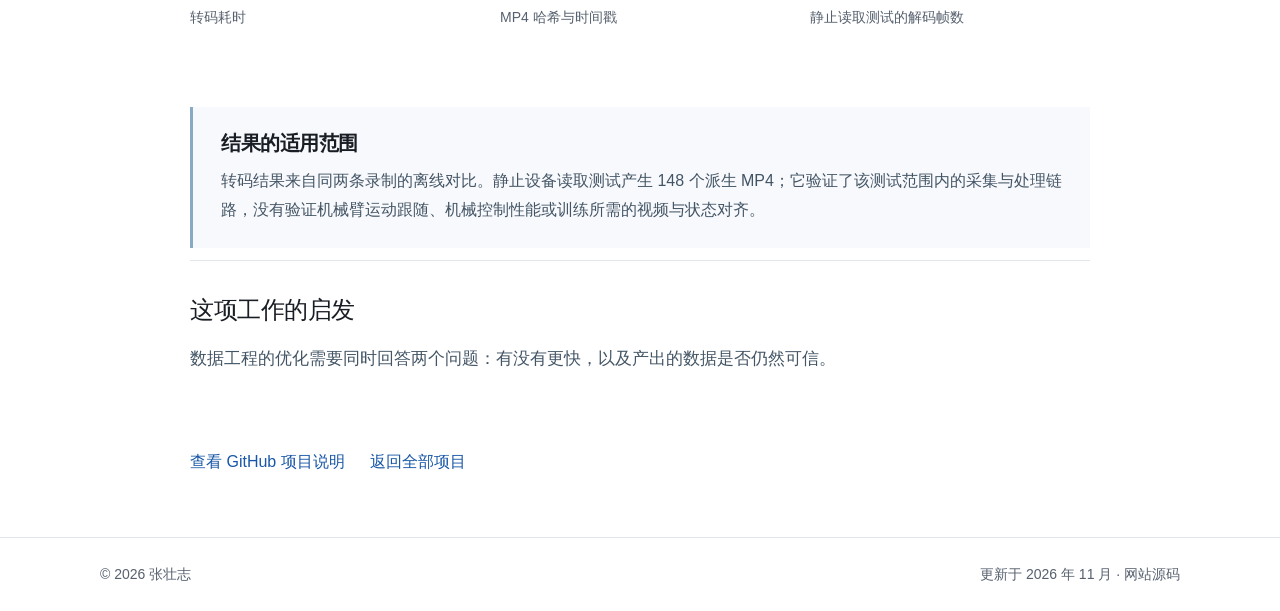
<file: projects/robot-data.html>
<!doctype html>
<html lang="zh-CN">
<head>
<meta charset="utf-8"><meta name="viewport" content="width=device-width,initial-scale=1">
<title>NexArm：采集、转码与数据完整性 · 张壮志</title><meta name="description" content="参与机械臂多相机采集链路和后台转码工具开发，关注持续写入、队列行为、时间戳及派生文件的一致性。">
<meta name="theme-color" content="#172b42"><meta name="color-scheme" content="light">
<link rel="canonical" href="https://zsevene077-cyber.github.io/projects/robot-data.html"><link rel="icon" type="image/svg+xml" href="../assets/favicon.svg">
<meta property="og:type" content="website"><meta property="og:title" content="NexArm：采集、转码与数据完整性 · 张壮志"><meta property="og:description" content="参与机械臂多相机采集链路和后台转码工具开发，关注持续写入、队列行为、时间戳及派生文件的一致性。"><meta property="og:url" content="https://zsevene077-cyber.github.io/projects/robot-data.html"><meta property="og:image" content="https://zsevene077-cyber.github.io/assets/portrait.png">
<link rel="stylesheet" href="../assets/style.css">
<script src="../assets/navigation.js" defer></script>
</head>
<body>
<a class="skip" href="#main">跳到正文</a>
<header class="site-header"><div class="wrap header-inner"><a class="wordmark" href="../index.html">张壮志<small>Zhuangzhi Zhang</small></a><button class="nav-toggle" type="button" aria-controls="site-nav" aria-expanded="false">目录 <span aria-hidden="true">☰</span></button><nav class="nav" id="site-nav" aria-label="主导航"><a href="../index.html#about">关于</a><a href="../index.html#news">近况</a><a href="../index.html#education">教育</a><a href="../index.html#experience">经历</a><a href="../index.html#projects">项目</a><a href="../index.html#opensource">开源</a><a href="../index.html#recognition">成果</a><a href="../index.html#contact">联系</a><a class="lang" href="robot-data-en.html" lang="en" hreflang="en">EN</a></nav></div></header>
<main id="main" class="wrap"><div class="detail-main"><div class="breadcrumb"><a href="../index.html#projects">精选项目</a> / 机器人数据 · 系统工程</div><header class="project-header"><div class="eyebrow">2026 · 原力灵机实习</div><h1>NexArm：采集、转码与数据完整性</h1><p class="project-lead">参与机械臂多相机采集链路和后台转码工具开发，关注持续写入、队列行为、时间戳及派生文件的一致性。</p><div class="detail-meta">Multi-camera · Video · Python · Windows</div></header><figure class="detail-figure"><svg viewBox="0 0 320 190" role="img" aria-label="转码耗时：4 路 63.517 秒，8 路 41.265 秒" xmlns="http://www.w3.org/2000/svg"><title>转码耗时：4 路 63.517 秒，8 路 41.265 秒</title><g font-family="-apple-system,BlinkMacSystemFont,Segoe UI,PingFang SC,sans-serif" fill="#172b42"><text x="8" y="24" font-size="15" fill="#586777">转码耗时</text><text x="8" y="56" font-size="16">4 路并行</text><text x="309" y="56" text-anchor="end" font-size="19" font-weight="600">63.517 s</text><rect x="8" y="68" width="302" height="20" rx="2" fill="#bccbd7"/><text x="8" y="119" font-size="16">8 路并行</text><text x="309" y="119" text-anchor="end" font-size="19" font-weight="600" fill="#225d92">41.265 s</text><rect x="8" y="131" width="196.2" height="20" rx="2" fill="#225d92"/><text x="8" y="181" font-size="14" fill="#586777">同两条录制 · 3,090 帧</text></g></svg><figcaption>同两条录制：转码等待时间减少 35.0%</figcaption></figure><section class="detail-section"><h2>要解决的问题</h2><p>如何让采集后的处理更快，同时保证原始数据和输出的一致性？</p></section><section class="detail-section"><h2>我参与的工作</h2><ul><li>参与多相机录制、机械臂状态读取、后台任务队列和转码流程的开发与排查。</li><li>以相同封存录制对比不同转码并发，检查输出 MP4 哈希、时间戳和原始数据哈希。</li><li>执行真实相机与静止机械臂状态读取测试，核对保存结果和解码帧数，并明确与运动跟随验收的区别。</li></ul></section><section class="detail-section"><h2>条件与范围</h2><p>Windows 后台转码队列；同两条封存录制，共 3,090 帧，对比 4 路和 8 路并行。另一次真实静止设备读取测试完成 14 条录制，累计约 30 分钟。</p></section><section class="detail-section"><h2>观察到的结果</h2><div class="results"><div><div class="result-value">63.517 → 41.265 s</div><div class="result-label">转码耗时</div></div><div><div class="result-value">两组一致</div><div class="result-label">MP4 哈希与时间戳</div></div><div><div class="result-value">176,557</div><div class="result-label">静止读取测试的解码帧数</div></div></div></section><aside class="boundary"><h2>结果的适用范围</h2><p>转码结果来自同两条录制的离线对比。静止设备读取测试产生 148 个派生 MP4；它验证了该测试范围内的采集与处理链路，没有验证机械臂运动跟随、机械控制性能或训练所需的视频与状态对齐。</p></aside><section class="detail-section"><h2>这项工作的启发</h2><p>数据工程的优化需要同时回答两个问题：有没有更快，以及产出的数据是否仍然可信。</p></section><div class="project-nav"><a href="https://github.com/zsevene077-cyber/embodied-ai-portfolio">查看 GitHub 项目说明</a><a href="../index.html#projects">返回全部项目</a></div></div></main>
<footer class="site-footer"><div class="wrap footer-inner"><span>© 2026 张壮志</span><span>更新于 2026 年 11 月 · <a href="https://github.com/zsevene077-cyber/zsevene077-cyber.github.io">网站源码</a></span></div></footer>
</body></html>
</file>
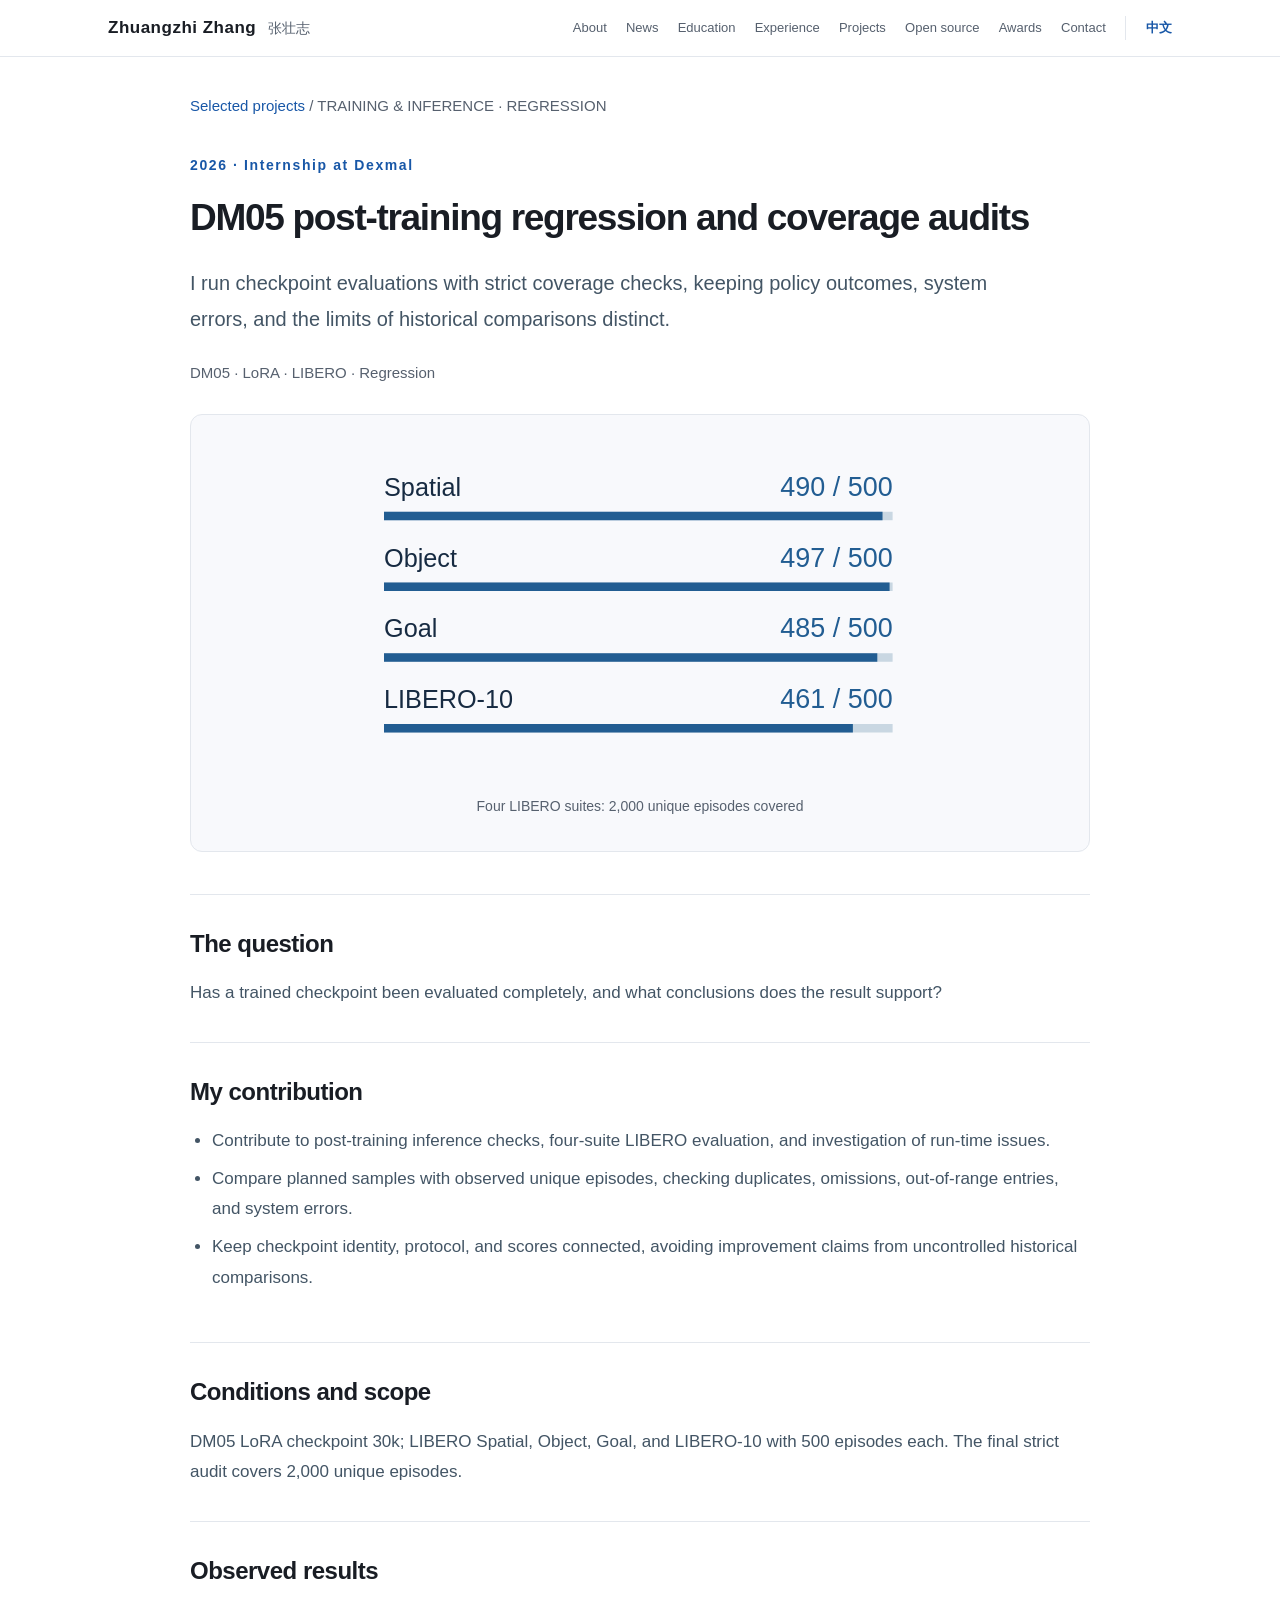
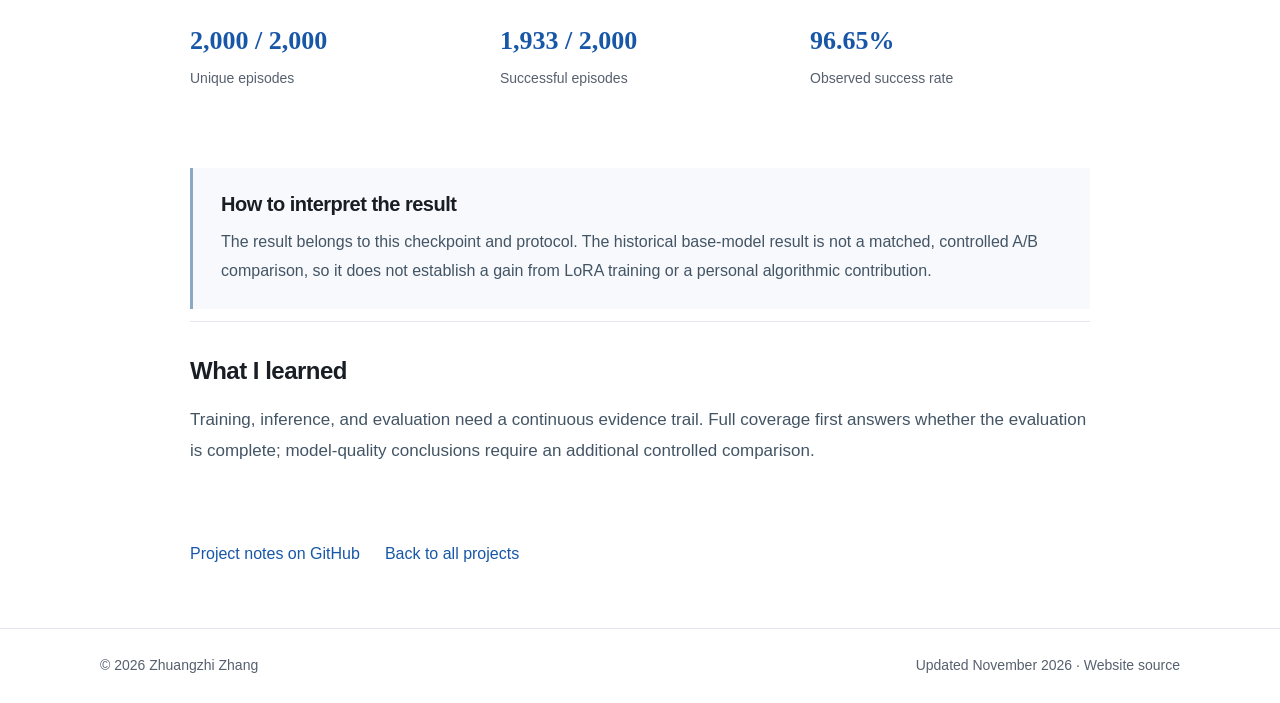
<file: projects/training-regression-en.html>
<!doctype html>
<html lang="en">
<head>
<meta charset="utf-8"><meta name="viewport" content="width=device-width,initial-scale=1">
<title>DM05 post-training regression and coverage audits · Zhuangzhi Zhang</title><meta name="description" content="I run checkpoint evaluations with strict coverage checks, keeping policy outcomes, system errors, and the limits of historical comparisons distinct.">
<meta name="theme-color" content="#172b42"><meta name="color-scheme" content="light">
<link rel="canonical" href="https://zsevene077-cyber.github.io/projects/training-regression-en.html"><link rel="icon" type="image/svg+xml" href="../assets/favicon.svg">
<meta property="og:type" content="website"><meta property="og:title" content="DM05 post-training regression and coverage audits · Zhuangzhi Zhang"><meta property="og:description" content="I run checkpoint evaluations with strict coverage checks, keeping policy outcomes, system errors, and the limits of historical comparisons distinct."><meta property="og:url" content="https://zsevene077-cyber.github.io/projects/training-regression-en.html"><meta property="og:image" content="https://zsevene077-cyber.github.io/assets/portrait.png">
<link rel="stylesheet" href="../assets/style.css">
<script src="../assets/navigation.js" defer></script>
</head>
<body>
<a class="skip" href="#main">Skip to content</a>
<header class="site-header"><div class="wrap header-inner"><a class="wordmark" href="../en.html">Zhuangzhi Zhang<small>张壮志</small></a><button class="nav-toggle" type="button" aria-controls="site-nav" aria-expanded="false">Menu <span aria-hidden="true">☰</span></button><nav class="nav" id="site-nav" aria-label="Main navigation"><a href="../en.html#about">About</a><a href="../en.html#news">News</a><a href="../en.html#education">Education</a><a href="../en.html#experience">Experience</a><a href="../en.html#projects">Projects</a><a href="../en.html#opensource">Open source</a><a href="../en.html#recognition">Awards</a><a href="../en.html#contact">Contact</a><a class="lang" href="training-regression.html" lang="zh-CN" hreflang="zh-CN">中文</a></nav></div></header>
<main id="main" class="wrap"><div class="detail-main"><div class="breadcrumb"><a href="../en.html#projects">Selected projects</a> / TRAINING &amp; INFERENCE · REGRESSION</div><header class="project-header"><div class="eyebrow">2026 · Internship at Dexmal</div><h1>DM05 post-training regression and coverage audits</h1><p class="project-lead">I run checkpoint evaluations with strict coverage checks, keeping policy outcomes, system errors, and the limits of historical comparisons distinct.</p><div class="detail-meta">DM05 · LoRA · LIBERO · Regression</div></header><figure class="detail-figure"><svg viewBox="0 0 320 190" role="img" aria-label="Four LIBERO suites with 500 episodes each; 2,000 unique episodes covered" xmlns="http://www.w3.org/2000/svg"><title>Four LIBERO suites with 500 episodes each; 2,000 unique episodes covered</title><g font-family="-apple-system,BlinkMacSystemFont,Segoe UI,PingFang SC,sans-serif" fill="#172b42"><text x="8" y="29" font-size="15">Spatial</text><text x="310" y="29" text-anchor="end" font-size="16" fill="#225d92">490 / 500</text><line x1="8" y1="41" x2="310" y2="41" stroke="#c9d7e2" stroke-width="5"/><line x1="8" y1="41" x2="304.0" y2="41" stroke="#225d92" stroke-width="5"/><text x="8" y="71" font-size="15">Object</text><text x="310" y="71" text-anchor="end" font-size="16" fill="#225d92">497 / 500</text><line x1="8" y1="83" x2="310" y2="83" stroke="#c9d7e2" stroke-width="5"/><line x1="8" y1="83" x2="308.2" y2="83" stroke="#225d92" stroke-width="5"/><text x="8" y="113" font-size="15">Goal</text><text x="310" y="113" text-anchor="end" font-size="16" fill="#225d92">485 / 500</text><line x1="8" y1="125" x2="310" y2="125" stroke="#c9d7e2" stroke-width="5"/><line x1="8" y1="125" x2="300.9" y2="125" stroke="#225d92" stroke-width="5"/><text x="8" y="155" font-size="15">LIBERO-10</text><text x="310" y="155" text-anchor="end" font-size="16" fill="#225d92">461 / 500</text><line x1="8" y1="167" x2="310" y2="167" stroke="#c9d7e2" stroke-width="5"/><line x1="8" y1="167" x2="286.4" y2="167" stroke="#225d92" stroke-width="5"/></g></svg><figcaption>Four LIBERO suites: 2,000 unique episodes covered</figcaption></figure><section class="detail-section"><h2>The question</h2><p>Has a trained checkpoint been evaluated completely, and what conclusions does the result support?</p></section><section class="detail-section"><h2>My contribution</h2><ul><li>Contribute to post-training inference checks, four-suite LIBERO evaluation, and investigation of run-time issues.</li><li>Compare planned samples with observed unique episodes, checking duplicates, omissions, out-of-range entries, and system errors.</li><li>Keep checkpoint identity, protocol, and scores connected, avoiding improvement claims from uncontrolled historical comparisons.</li></ul></section><section class="detail-section"><h2>Conditions and scope</h2><p>DM05 LoRA checkpoint 30k; LIBERO Spatial, Object, Goal, and LIBERO-10 with 500 episodes each. The final strict audit covers 2,000 unique episodes.</p></section><section class="detail-section"><h2>Observed results</h2><div class="results"><div><div class="result-value">2,000 / 2,000</div><div class="result-label">Unique episodes</div></div><div><div class="result-value">1,933 / 2,000</div><div class="result-label">Successful episodes</div></div><div><div class="result-value">96.65%</div><div class="result-label">Observed success rate</div></div></div></section><aside class="boundary"><h2>How to interpret the result</h2><p>The result belongs to this checkpoint and protocol. The historical base-model result is not a matched, controlled A/B comparison, so it does not establish a gain from LoRA training or a personal algorithmic contribution.</p></aside><section class="detail-section"><h2>What I learned</h2><p>Training, inference, and evaluation need a continuous evidence trail. Full coverage first answers whether the evaluation is complete; model-quality conclusions require an additional controlled comparison.</p></section><div class="project-nav"><a href="https://github.com/zsevene077-cyber/embodied-ai-portfolio">Project notes on GitHub</a><a href="../en.html#projects">Back to all projects</a></div></div></main>
<footer class="site-footer"><div class="wrap footer-inner"><span>© 2026 Zhuangzhi Zhang</span><span>Updated November 2026 · <a href="https://github.com/zsevene077-cyber/zsevene077-cyber.github.io">Website source</a></span></div></footer>
</body></html>
</file>
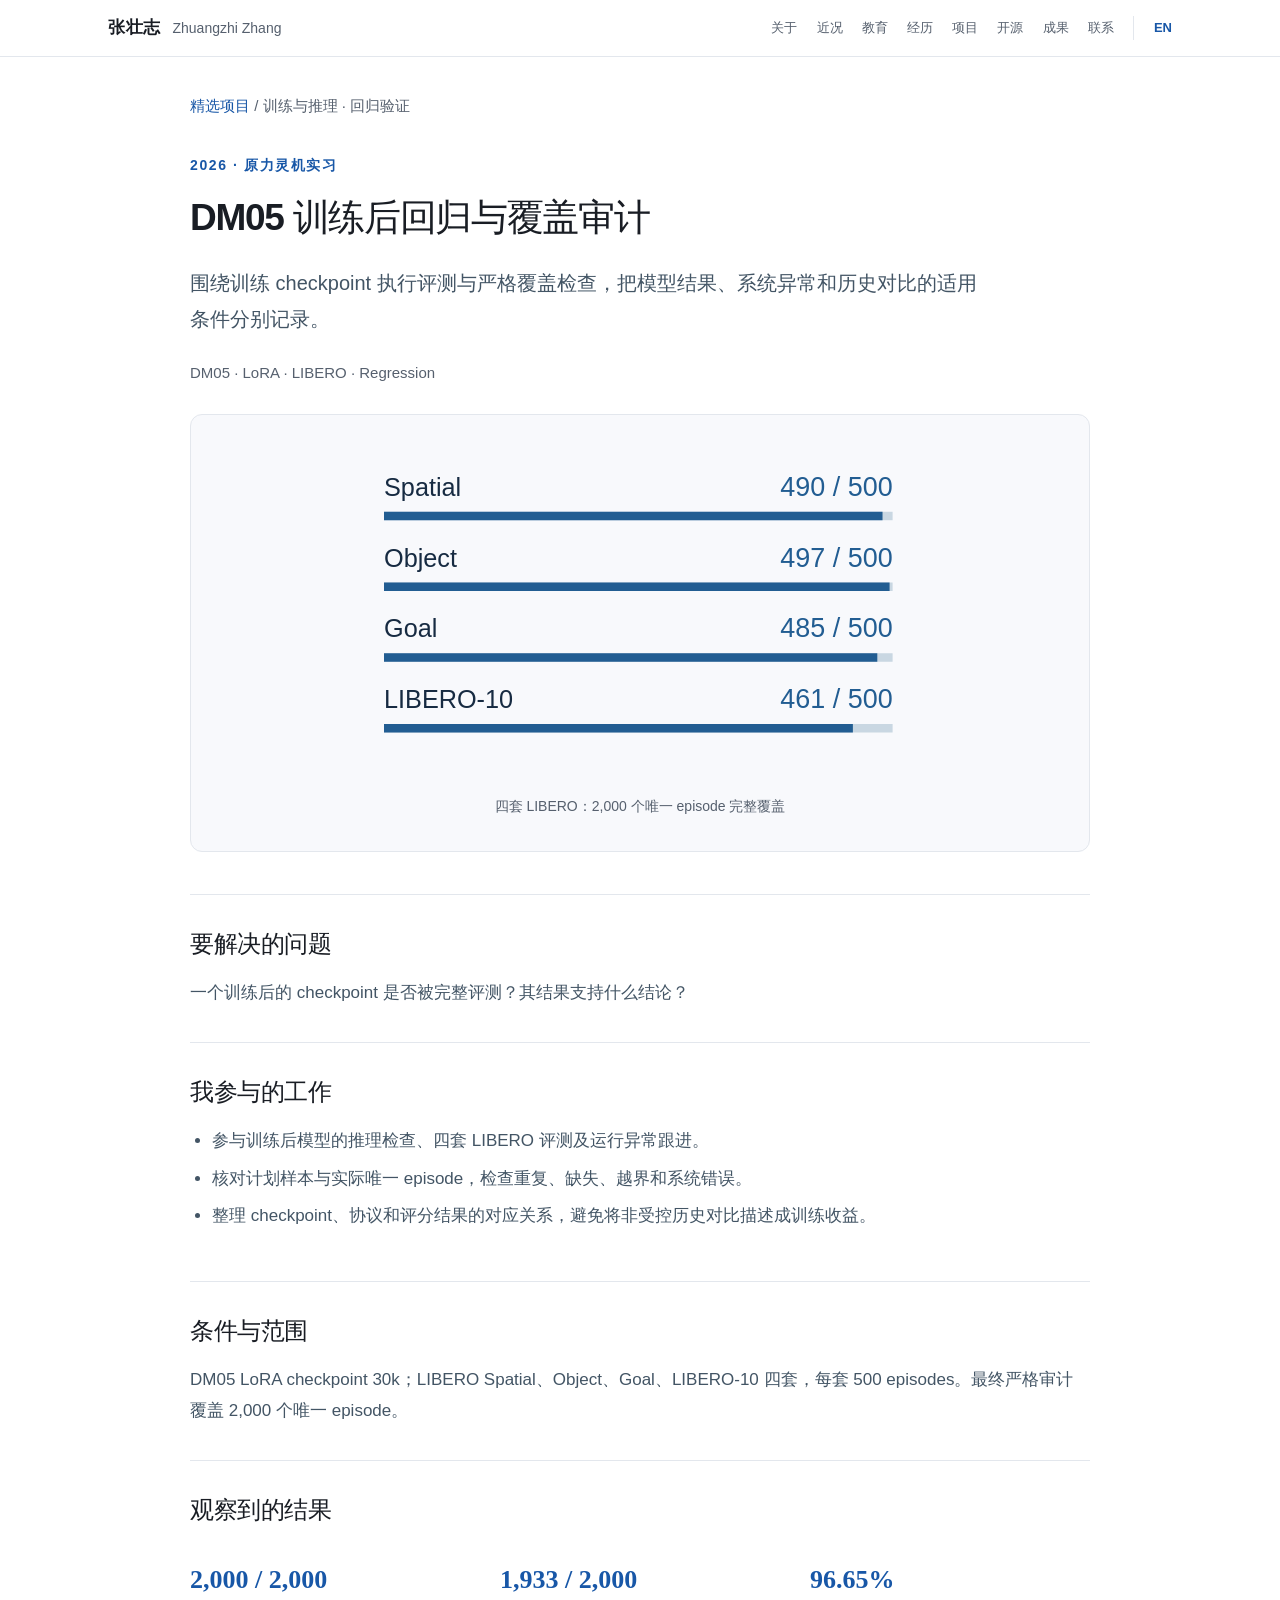
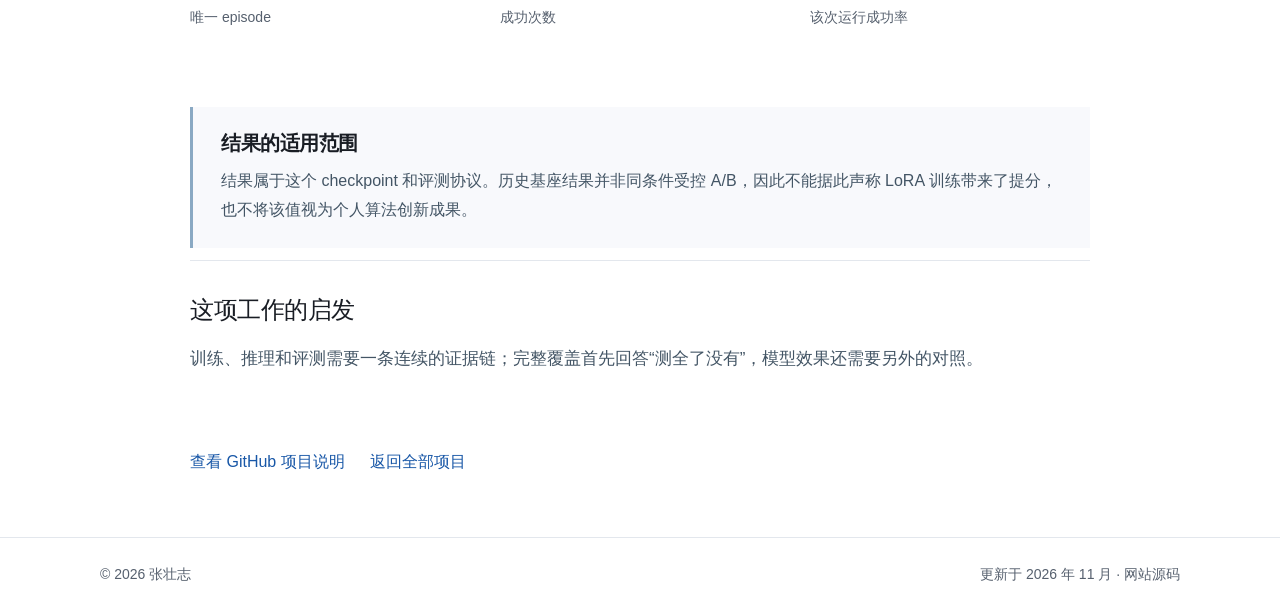
<file: projects/training-regression.html>
<!doctype html>
<html lang="zh-CN">
<head>
<meta charset="utf-8"><meta name="viewport" content="width=device-width,initial-scale=1">
<title>DM05 训练后回归与覆盖审计 · 张壮志</title><meta name="description" content="围绕训练 checkpoint 执行评测与严格覆盖检查，把模型结果、系统异常和历史对比的适用条件分别记录。">
<meta name="theme-color" content="#172b42"><meta name="color-scheme" content="light">
<link rel="canonical" href="https://zsevene077-cyber.github.io/projects/training-regression.html"><link rel="icon" type="image/svg+xml" href="../assets/favicon.svg">
<meta property="og:type" content="website"><meta property="og:title" content="DM05 训练后回归与覆盖审计 · 张壮志"><meta property="og:description" content="围绕训练 checkpoint 执行评测与严格覆盖检查，把模型结果、系统异常和历史对比的适用条件分别记录。"><meta property="og:url" content="https://zsevene077-cyber.github.io/projects/training-regression.html"><meta property="og:image" content="https://zsevene077-cyber.github.io/assets/portrait.png">
<link rel="stylesheet" href="../assets/style.css">
<script src="../assets/navigation.js" defer></script>
</head>
<body>
<a class="skip" href="#main">跳到正文</a>
<header class="site-header"><div class="wrap header-inner"><a class="wordmark" href="../index.html">张壮志<small>Zhuangzhi Zhang</small></a><button class="nav-toggle" type="button" aria-controls="site-nav" aria-expanded="false">目录 <span aria-hidden="true">☰</span></button><nav class="nav" id="site-nav" aria-label="主导航"><a href="../index.html#about">关于</a><a href="../index.html#news">近况</a><a href="../index.html#education">教育</a><a href="../index.html#experience">经历</a><a href="../index.html#projects">项目</a><a href="../index.html#opensource">开源</a><a href="../index.html#recognition">成果</a><a href="../index.html#contact">联系</a><a class="lang" href="training-regression-en.html" lang="en" hreflang="en">EN</a></nav></div></header>
<main id="main" class="wrap"><div class="detail-main"><div class="breadcrumb"><a href="../index.html#projects">精选项目</a> / 训练与推理 · 回归验证</div><header class="project-header"><div class="eyebrow">2026 · 原力灵机实习</div><h1>DM05 训练后回归与覆盖审计</h1><p class="project-lead">围绕训练 checkpoint 执行评测与严格覆盖检查，把模型结果、系统异常和历史对比的适用条件分别记录。</p><div class="detail-meta">DM05 · LoRA · LIBERO · Regression</div></header><figure class="detail-figure"><svg viewBox="0 0 320 190" role="img" aria-label="四套 LIBERO，每套 500 episodes，完整覆盖 2000 个唯一 episode" xmlns="http://www.w3.org/2000/svg"><title>四套 LIBERO，每套 500 episodes，完整覆盖 2000 个唯一 episode</title><g font-family="-apple-system,BlinkMacSystemFont,Segoe UI,PingFang SC,sans-serif" fill="#172b42"><text x="8" y="29" font-size="15">Spatial</text><text x="310" y="29" text-anchor="end" font-size="16" fill="#225d92">490 / 500</text><line x1="8" y1="41" x2="310" y2="41" stroke="#c9d7e2" stroke-width="5"/><line x1="8" y1="41" x2="304.0" y2="41" stroke="#225d92" stroke-width="5"/><text x="8" y="71" font-size="15">Object</text><text x="310" y="71" text-anchor="end" font-size="16" fill="#225d92">497 / 500</text><line x1="8" y1="83" x2="310" y2="83" stroke="#c9d7e2" stroke-width="5"/><line x1="8" y1="83" x2="308.2" y2="83" stroke="#225d92" stroke-width="5"/><text x="8" y="113" font-size="15">Goal</text><text x="310" y="113" text-anchor="end" font-size="16" fill="#225d92">485 / 500</text><line x1="8" y1="125" x2="310" y2="125" stroke="#c9d7e2" stroke-width="5"/><line x1="8" y1="125" x2="300.9" y2="125" stroke="#225d92" stroke-width="5"/><text x="8" y="155" font-size="15">LIBERO-10</text><text x="310" y="155" text-anchor="end" font-size="16" fill="#225d92">461 / 500</text><line x1="8" y1="167" x2="310" y2="167" stroke="#c9d7e2" stroke-width="5"/><line x1="8" y1="167" x2="286.4" y2="167" stroke="#225d92" stroke-width="5"/></g></svg><figcaption>四套 LIBERO：2,000 个唯一 episode 完整覆盖</figcaption></figure><section class="detail-section"><h2>要解决的问题</h2><p>一个训练后的 checkpoint 是否被完整评测？其结果支持什么结论？</p></section><section class="detail-section"><h2>我参与的工作</h2><ul><li>参与训练后模型的推理检查、四套 LIBERO 评测及运行异常跟进。</li><li>核对计划样本与实际唯一 episode，检查重复、缺失、越界和系统错误。</li><li>整理 checkpoint、协议和评分结果的对应关系，避免将非受控历史对比描述成训练收益。</li></ul></section><section class="detail-section"><h2>条件与范围</h2><p>DM05 LoRA checkpoint 30k；LIBERO Spatial、Object、Goal、LIBERO-10 四套，每套 500 episodes。最终严格审计覆盖 2,000 个唯一 episode。</p></section><section class="detail-section"><h2>观察到的结果</h2><div class="results"><div><div class="result-value">2,000 / 2,000</div><div class="result-label">唯一 episode</div></div><div><div class="result-value">1,933 / 2,000</div><div class="result-label">成功次数</div></div><div><div class="result-value">96.65%</div><div class="result-label">该次运行成功率</div></div></div></section><aside class="boundary"><h2>结果的适用范围</h2><p>结果属于这个 checkpoint 和评测协议。历史基座结果并非同条件受控 A/B，因此不能据此声称 LoRA 训练带来了提分，也不将该值视为个人算法创新成果。</p></aside><section class="detail-section"><h2>这项工作的启发</h2><p>训练、推理和评测需要一条连续的证据链；完整覆盖首先回答“测全了没有”，模型效果还需要另外的对照。</p></section><div class="project-nav"><a href="https://github.com/zsevene077-cyber/embodied-ai-portfolio">查看 GitHub 项目说明</a><a href="../index.html#projects">返回全部项目</a></div></div></main>
<footer class="site-footer"><div class="wrap footer-inner"><span>© 2026 张壮志</span><span>更新于 2026 年 11 月 · <a href="https://github.com/zsevene077-cyber/zsevene077-cyber.github.io">网站源码</a></span></div></footer>
</body></html>
</file>
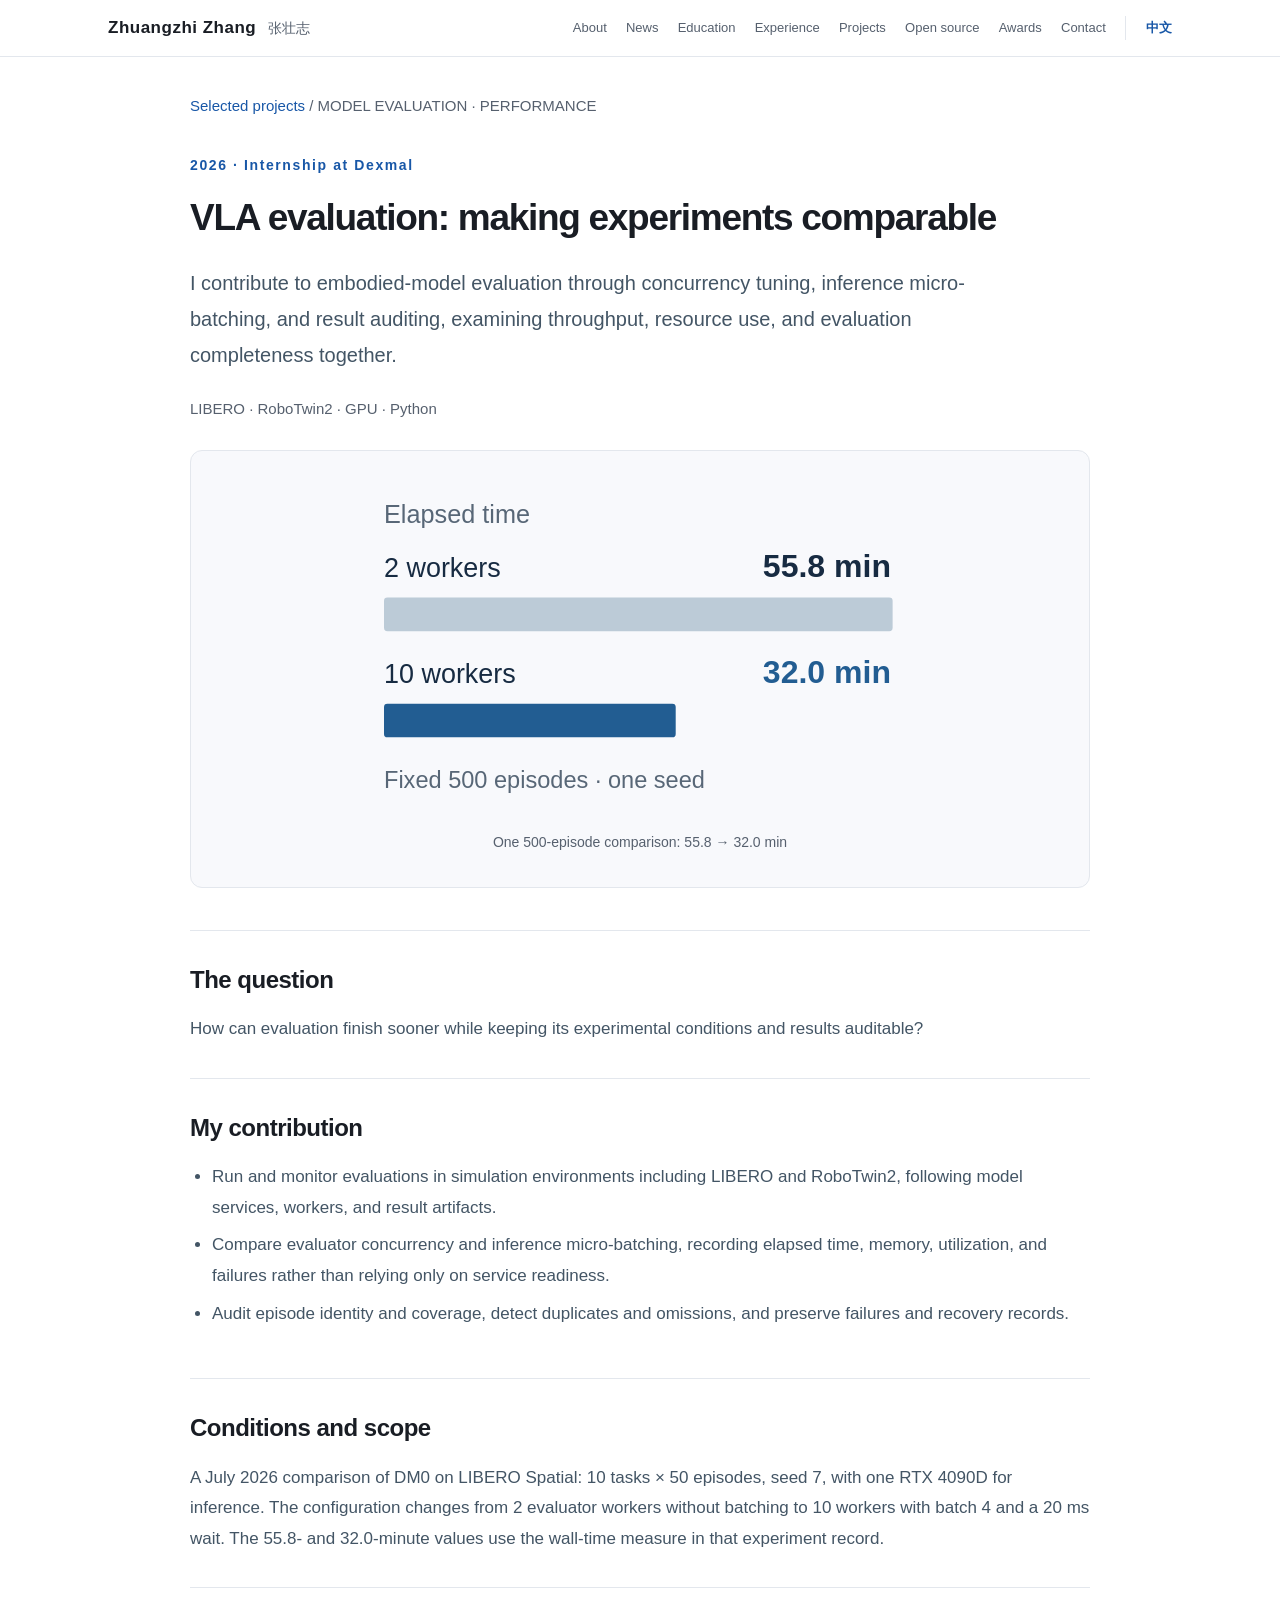
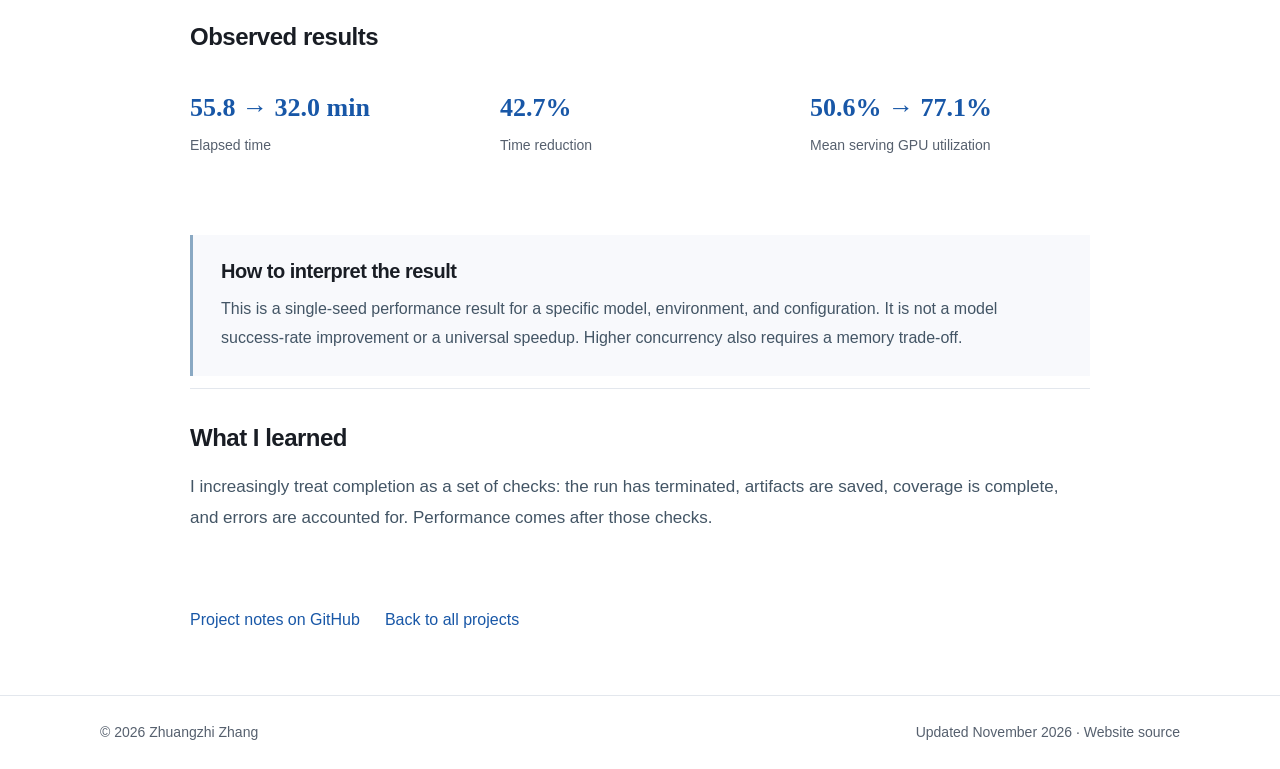
<file: projects/vla-evaluation-en.html>
<!doctype html>
<html lang="en">
<head>
<meta charset="utf-8"><meta name="viewport" content="width=device-width,initial-scale=1">
<title>VLA evaluation: making experiments comparable · Zhuangzhi Zhang</title><meta name="description" content="I contribute to embodied-model evaluation through concurrency tuning, inference micro-batching, and result auditing, examining throughput, resource use, and evaluation completeness together.">
<meta name="theme-color" content="#172b42"><meta name="color-scheme" content="light">
<link rel="canonical" href="https://zsevene077-cyber.github.io/projects/vla-evaluation-en.html"><link rel="icon" type="image/svg+xml" href="../assets/favicon.svg">
<meta property="og:type" content="website"><meta property="og:title" content="VLA evaluation: making experiments comparable · Zhuangzhi Zhang"><meta property="og:description" content="I contribute to embodied-model evaluation through concurrency tuning, inference micro-batching, and result auditing, examining throughput, resource use, and evaluation completeness together."><meta property="og:url" content="https://zsevene077-cyber.github.io/projects/vla-evaluation-en.html"><meta property="og:image" content="https://zsevene077-cyber.github.io/assets/portrait.png">
<link rel="stylesheet" href="../assets/style.css">
<script src="../assets/navigation.js" defer></script>
</head>
<body>
<a class="skip" href="#main">Skip to content</a>
<header class="site-header"><div class="wrap header-inner"><a class="wordmark" href="../en.html">Zhuangzhi Zhang<small>张壮志</small></a><button class="nav-toggle" type="button" aria-controls="site-nav" aria-expanded="false">Menu <span aria-hidden="true">☰</span></button><nav class="nav" id="site-nav" aria-label="Main navigation"><a href="../en.html#about">About</a><a href="../en.html#news">News</a><a href="../en.html#education">Education</a><a href="../en.html#experience">Experience</a><a href="../en.html#projects">Projects</a><a href="../en.html#opensource">Open source</a><a href="../en.html#recognition">Awards</a><a href="../en.html#contact">Contact</a><a class="lang" href="vla-evaluation.html" lang="zh-CN" hreflang="zh-CN">中文</a></nav></div></header>
<main id="main" class="wrap"><div class="detail-main"><div class="breadcrumb"><a href="../en.html#projects">Selected projects</a> / MODEL EVALUATION · PERFORMANCE</div><header class="project-header"><div class="eyebrow">2026 · Internship at Dexmal</div><h1>VLA evaluation: making experiments comparable</h1><p class="project-lead">I contribute to embodied-model evaluation through concurrency tuning, inference micro-batching, and result auditing, examining throughput, resource use, and evaluation completeness together.</p><div class="detail-meta">LIBERO · RoboTwin2 · GPU · Python</div></header><figure class="detail-figure"><svg viewBox="0 0 320 190" role="img" aria-label="500-episode evaluation time: 55.8 and 32.0 minutes" xmlns="http://www.w3.org/2000/svg"><title>500-episode evaluation time: 55.8 and 32.0 minutes</title><g font-family="-apple-system,BlinkMacSystemFont,Segoe UI,PingFang SC,sans-serif" fill="#172b42"><text x="8" y="24" font-size="15" fill="#586777">Elapsed time</text><text x="8" y="56" font-size="16">2 workers</text><text x="309" y="56" text-anchor="end" font-size="19" font-weight="600">55.8 min</text><rect x="8" y="68" width="302" height="20" rx="2" fill="#bccbd7"/><text x="8" y="119" font-size="16">10 workers</text><text x="309" y="119" text-anchor="end" font-size="19" font-weight="600" fill="#225d92">32.0 min</text><rect x="8" y="131" width="173.2" height="20" rx="2" fill="#225d92"/><text x="8" y="181" font-size="14" fill="#586777">Fixed 500 episodes · one seed</text></g></svg><figcaption>One 500-episode comparison: 55.8 → 32.0 min</figcaption></figure><section class="detail-section"><h2>The question</h2><p>How can evaluation finish sooner while keeping its experimental conditions and results auditable?</p></section><section class="detail-section"><h2>My contribution</h2><ul><li>Run and monitor evaluations in simulation environments including LIBERO and RoboTwin2, following model services, workers, and result artifacts.</li><li>Compare evaluator concurrency and inference micro-batching, recording elapsed time, memory, utilization, and failures rather than relying only on service readiness.</li><li>Audit episode identity and coverage, detect duplicates and omissions, and preserve failures and recovery records.</li></ul></section><section class="detail-section"><h2>Conditions and scope</h2><p>A July 2026 comparison of DM0 on LIBERO Spatial: 10 tasks × 50 episodes, seed 7, with one RTX 4090D for inference. The configuration changes from 2 evaluator workers without batching to 10 workers with batch 4 and a 20 ms wait. The 55.8- and 32.0-minute values use the wall-time measure in that experiment record.</p></section><section class="detail-section"><h2>Observed results</h2><div class="results"><div><div class="result-value">55.8 → 32.0 min</div><div class="result-label">Elapsed time</div></div><div><div class="result-value">42.7%</div><div class="result-label">Time reduction</div></div><div><div class="result-value">50.6% → 77.1%</div><div class="result-label">Mean serving GPU utilization</div></div></div></section><aside class="boundary"><h2>How to interpret the result</h2><p>This is a single-seed performance result for a specific model, environment, and configuration. It is not a model success-rate improvement or a universal speedup. Higher concurrency also requires a memory trade-off.</p></aside><section class="detail-section"><h2>What I learned</h2><p>I increasingly treat completion as a set of checks: the run has terminated, artifacts are saved, coverage is complete, and errors are accounted for. Performance comes after those checks.</p></section><div class="project-nav"><a href="https://github.com/zsevene077-cyber/embodied-ai-portfolio">Project notes on GitHub</a><a href="../en.html#projects">Back to all projects</a></div></div></main>
<footer class="site-footer"><div class="wrap footer-inner"><span>© 2026 Zhuangzhi Zhang</span><span>Updated November 2026 · <a href="https://github.com/zsevene077-cyber/zsevene077-cyber.github.io">Website source</a></span></div></footer>
</body></html>
</file>
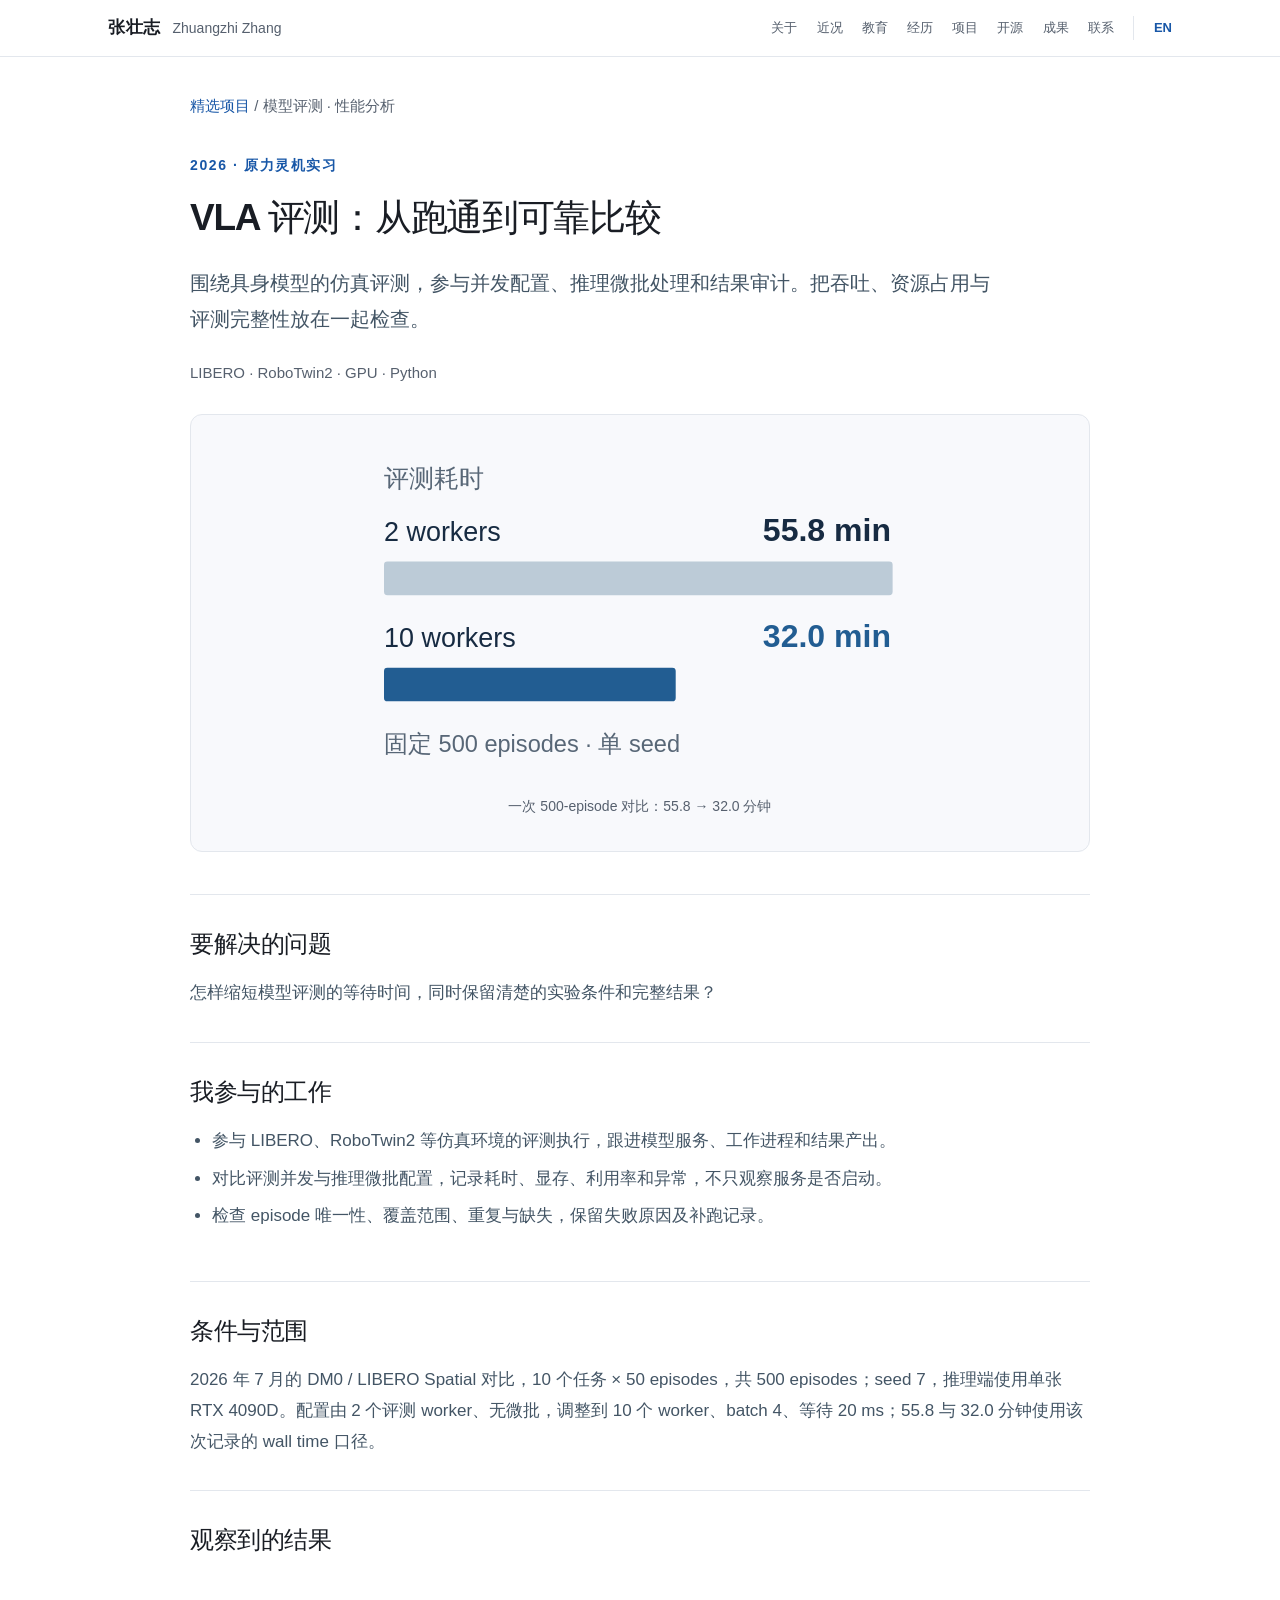
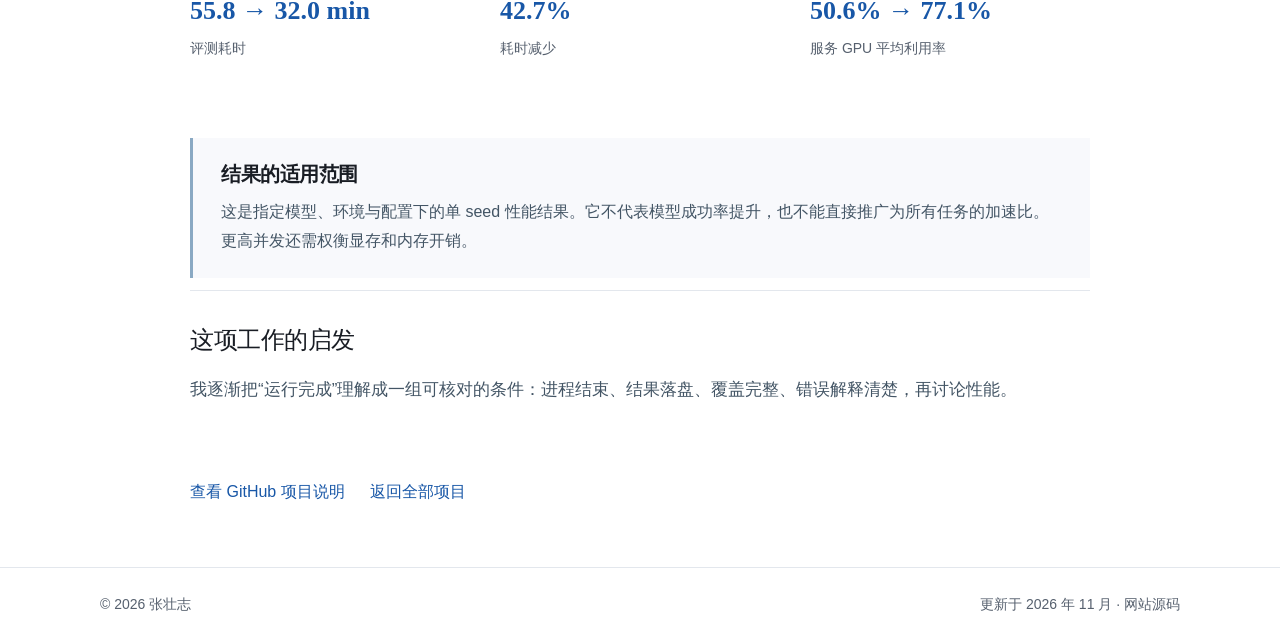
<file: projects/vla-evaluation.html>
<!doctype html>
<html lang="zh-CN">
<head>
<meta charset="utf-8"><meta name="viewport" content="width=device-width,initial-scale=1">
<title>VLA 评测：从跑通到可靠比较 · 张壮志</title><meta name="description" content="围绕具身模型的仿真评测，参与并发配置、推理微批处理和结果审计。把吞吐、资源占用与评测完整性放在一起检查。">
<meta name="theme-color" content="#172b42"><meta name="color-scheme" content="light">
<link rel="canonical" href="https://zsevene077-cyber.github.io/projects/vla-evaluation.html"><link rel="icon" type="image/svg+xml" href="../assets/favicon.svg">
<meta property="og:type" content="website"><meta property="og:title" content="VLA 评测：从跑通到可靠比较 · 张壮志"><meta property="og:description" content="围绕具身模型的仿真评测，参与并发配置、推理微批处理和结果审计。把吞吐、资源占用与评测完整性放在一起检查。"><meta property="og:url" content="https://zsevene077-cyber.github.io/projects/vla-evaluation.html"><meta property="og:image" content="https://zsevene077-cyber.github.io/assets/portrait.png">
<link rel="stylesheet" href="../assets/style.css">
<script src="../assets/navigation.js" defer></script>
</head>
<body>
<a class="skip" href="#main">跳到正文</a>
<header class="site-header"><div class="wrap header-inner"><a class="wordmark" href="../index.html">张壮志<small>Zhuangzhi Zhang</small></a><button class="nav-toggle" type="button" aria-controls="site-nav" aria-expanded="false">目录 <span aria-hidden="true">☰</span></button><nav class="nav" id="site-nav" aria-label="主导航"><a href="../index.html#about">关于</a><a href="../index.html#news">近况</a><a href="../index.html#education">教育</a><a href="../index.html#experience">经历</a><a href="../index.html#projects">项目</a><a href="../index.html#opensource">开源</a><a href="../index.html#recognition">成果</a><a href="../index.html#contact">联系</a><a class="lang" href="vla-evaluation-en.html" lang="en" hreflang="en">EN</a></nav></div></header>
<main id="main" class="wrap"><div class="detail-main"><div class="breadcrumb"><a href="../index.html#projects">精选项目</a> / 模型评测 · 性能分析</div><header class="project-header"><div class="eyebrow">2026 · 原力灵机实习</div><h1>VLA 评测：从跑通到可靠比较</h1><p class="project-lead">围绕具身模型的仿真评测，参与并发配置、推理微批处理和结果审计。把吞吐、资源占用与评测完整性放在一起检查。</p><div class="detail-meta">LIBERO · RoboTwin2 · GPU · Python</div></header><figure class="detail-figure"><svg viewBox="0 0 320 190" role="img" aria-label="500 episodes 评测耗时：55.8 分钟与 32.0 分钟" xmlns="http://www.w3.org/2000/svg"><title>500 episodes 评测耗时：55.8 分钟与 32.0 分钟</title><g font-family="-apple-system,BlinkMacSystemFont,Segoe UI,PingFang SC,sans-serif" fill="#172b42"><text x="8" y="24" font-size="15" fill="#586777">评测耗时</text><text x="8" y="56" font-size="16">2 workers</text><text x="309" y="56" text-anchor="end" font-size="19" font-weight="600">55.8 min</text><rect x="8" y="68" width="302" height="20" rx="2" fill="#bccbd7"/><text x="8" y="119" font-size="16">10 workers</text><text x="309" y="119" text-anchor="end" font-size="19" font-weight="600" fill="#225d92">32.0 min</text><rect x="8" y="131" width="173.2" height="20" rx="2" fill="#225d92"/><text x="8" y="181" font-size="14" fill="#586777">固定 500 episodes · 单 seed</text></g></svg><figcaption>一次 500-episode 对比：55.8 → 32.0 分钟</figcaption></figure><section class="detail-section"><h2>要解决的问题</h2><p>怎样缩短模型评测的等待时间，同时保留清楚的实验条件和完整结果？</p></section><section class="detail-section"><h2>我参与的工作</h2><ul><li>参与 LIBERO、RoboTwin2 等仿真环境的评测执行，跟进模型服务、工作进程和结果产出。</li><li>对比评测并发与推理微批配置，记录耗时、显存、利用率和异常，不只观察服务是否启动。</li><li>检查 episode 唯一性、覆盖范围、重复与缺失，保留失败原因及补跑记录。</li></ul></section><section class="detail-section"><h2>条件与范围</h2><p>2026 年 7 月的 DM0 / LIBERO Spatial 对比，10 个任务 × 50 episodes，共 500 episodes；seed 7，推理端使用单张 RTX 4090D。配置由 2 个评测 worker、无微批，调整到 10 个 worker、batch 4、等待 20 ms；55.8 与 32.0 分钟使用该次记录的 wall time 口径。</p></section><section class="detail-section"><h2>观察到的结果</h2><div class="results"><div><div class="result-value">55.8 → 32.0 min</div><div class="result-label">评测耗时</div></div><div><div class="result-value">42.7%</div><div class="result-label">耗时减少</div></div><div><div class="result-value">50.6% → 77.1%</div><div class="result-label">服务 GPU 平均利用率</div></div></div></section><aside class="boundary"><h2>结果的适用范围</h2><p>这是指定模型、环境与配置下的单 seed 性能结果。它不代表模型成功率提升，也不能直接推广为所有任务的加速比。更高并发还需权衡显存和内存开销。</p></aside><section class="detail-section"><h2>这项工作的启发</h2><p>我逐渐把“运行完成”理解成一组可核对的条件：进程结束、结果落盘、覆盖完整、错误解释清楚，再讨论性能。</p></section><div class="project-nav"><a href="https://github.com/zsevene077-cyber/embodied-ai-portfolio">查看 GitHub 项目说明</a><a href="../index.html#projects">返回全部项目</a></div></div></main>
<footer class="site-footer"><div class="wrap footer-inner"><span>© 2026 张壮志</span><span>更新于 2026 年 11 月 · <a href="https://github.com/zsevene077-cyber/zsevene077-cyber.github.io">网站源码</a></span></div></footer>
</body></html>
</file>
<file: assets/style.css>
:root{color-scheme:light;--ink:#172b42;--muted:#586777;--blue:#225d92;--line:#dfe5e9;--paper:#fff;--soft:#f3f7fa;--serif:Georgia,"Songti SC","Noto Serif SC",serif;--sans:-apple-system,BlinkMacSystemFont,"Segoe UI","PingFang SC","Hiragino Sans GB","Microsoft YaHei",sans-serif}
*{box-sizing:border-box}html{scroll-behavior:smooth;scroll-padding-top:95px}body{margin:0;background:var(--paper);color:var(--ink);font:17px/1.8 var(--sans);-webkit-font-smoothing:antialiased}a{color:var(--blue);text-decoration:none;text-underline-offset:5px}a:hover{text-decoration:underline}button,a{-webkit-tap-highlight-color:transparent}a:focus-visible,button:focus-visible{outline:3px solid #e3a74c;outline-offset:5px}img{max-width:100%;height:auto}svg{max-width:100%;height:auto}h1,h2,h3,p{margin:0}h1,h2,h3{font-weight:600;line-height:1.35}h1{font-size:46px;letter-spacing:-1.2px}h2{font-size:30px;letter-spacing:-.5px}h3{font-size:23px;letter-spacing:-.3px}p+p{margin-top:16px}ul{padding-left:22px;margin:16px 0}li+li{margin-top:7px}.wrap{width:min(1080px,calc(100% - 80px));margin:auto}.skip{position:absolute;left:20px;top:-100px;background:white;padding:12px;z-index:100}.skip:focus{top:10px}.site-header{background:rgba(255,255,255,.96);border-bottom:1px solid var(--line);position:sticky;top:0;z-index:10;backdrop-filter:blur(12px)}.header-inner{min-height:80px;display:flex;align-items:center;justify-content:space-between;gap:20px}.wordmark{color:var(--ink);font-size:20px;font-weight:650;letter-spacing:.5px;white-space:nowrap}.wordmark small{font-weight:400;color:var(--muted);font-size:14px;margin-left:12px;letter-spacing:0}.nav{display:flex;gap:25px;align-items:center;font-size:15px}.nav a{color:var(--muted)}.nav a:hover{color:var(--blue)}.lang{border-left:1px solid var(--line);padding-left:20px;font-weight:600;color:var(--blue)!important}.hero{display:grid;grid-template-columns:1fr 190px;gap:78px;padding:73px 0 65px}.eyebrow{font-size:14px;letter-spacing:1.6px;color:var(--blue);font-weight:600;margin-bottom:15px}.name-en{font-size:23px;font-weight:400;letter-spacing:0;display:block;margin-top:9px;color:var(--muted)}.hero-role{margin-top:19px;font-size:18px}.hero .bio{max-width:740px;margin-top:23px;color:#34485a}.hero .bio p{margin-top:13px}.hero .bio p:first-child{margin:0}.portrait{margin:15px 0 0}.portrait img{display:block;width:174px;aspect-ratio:319/382;object-fit:cover;border-radius:3px}.portrait figcaption{font-size:14px;color:var(--muted);margin-top:12px;line-height:1.6}.contact-links{display:flex;gap:24px;margin-top:27px;flex-wrap:wrap;font-size:16px}.focus-line{border-top:1px solid var(--line);border-bottom:1px solid var(--line);display:flex;align-items:baseline;gap:30px;padding:20px 0;font-size:16px;color:var(--muted)}.focus-line strong{color:var(--ink);font-weight:550;white-space:nowrap}.focus-line span{word-spacing:4px}.section{padding:64px 0;border-bottom:1px solid var(--line)}.section-heading{display:flex;justify-content:space-between;align-items:baseline;gap:24px;margin-bottom:33px}.section-heading p{color:var(--muted);font-size:15px;max-width:550px}.section-heading a{font-size:15px;white-space:nowrap}.project-row{display:grid;grid-template-columns:290px 1fr;gap:37px;padding:29px 0;border-top:1px solid var(--line);align-items:center}.project-row:first-of-type{border-top:0;padding-top:0}.project-art{background:var(--soft);border:1px solid #e7edf1;border-radius:3px;display:flex;align-items:center;min-height:194px;padding:15px}.project-copy .eyebrow{font-size:13px;letter-spacing:.9px;margin-bottom:8px}.project-copy h3 a{color:var(--ink)}.project-copy p{font-size:16px;color:#435565;line-height:1.8;margin-top:12px}.project-highlight{font-size:15px!important;color:var(--blue)!important;font-weight:550}.project-meta{display:flex;gap:10px;align-items:center;flex-wrap:wrap;margin-top:16px;font-size:14px}.tag{color:#687b89;border-right:1px solid var(--line);padding-right:10px}.project-meta .detail{margin-left:auto;font-size:15px}.experience-list{display:grid;gap:32px}.timeline-item{display:grid;grid-template-columns:160px 1fr;gap:26px}.timeline-date{font-size:15px;color:var(--muted);padding-top:3px}.timeline-body h3{font-size:21px}.timeline-role{font-size:16px;color:var(--blue);margin-top:5px}.timeline-body p{font-size:16px;color:#435565;margin-top:12px}.two-columns{display:grid;grid-template-columns:1.12fr 1fr;gap:70px}.subheading{font-size:22px;margin-bottom:26px}.education-item+.education-item{margin-top:25px}.education-item h3{font-size:19px}.education-item p{font-size:16px;margin-top:5px;color:var(--muted)}.education-item .date{font-size:14px;color:#687b89}.skill-list{display:flex;gap:11px 16px;flex-wrap:wrap;color:#435565;font-size:16px;line-height:1.7}.skill-list span{padding-bottom:5px;border-bottom:1px solid var(--line)}.outputs{display:grid;grid-template-columns:1.1fr 1fr;gap:66px}.output-item{padding:16px 0;border-bottom:1px solid var(--line)}.output-item:first-child{padding-top:0}.output-item:last-child{border:0}.output-item h3{font-size:18px}.output-item p{font-size:14px;color:var(--muted);margin-top:5px}.award-list{list-style:none;padding:0;margin:0;font-size:16px;color:#435565}.award-list li{padding:9px 0;display:flex;gap:16px}.award-list small{font-size:14px;color:var(--muted);min-width:40px}.contact-section{padding:58px 0 64px;display:flex;align-items:center;justify-content:space-between;gap:30px}.contact-section p{margin-top:12px;color:var(--muted);font-size:16px}.email-link{font-size:18px;border-bottom:1px solid var(--blue);word-break:break-word}.site-footer{border-top:1px solid var(--line);padding:24px 0;color:var(--muted);font-size:14px}.footer-inner{display:flex;justify-content:space-between;gap:20px}.footer-inner a{color:var(--muted)}.detail-main{max-width:900px;margin:auto}.breadcrumb{font-size:15px;color:var(--muted);padding-top:35px}.project-header{padding:42px 0 35px}.project-header h1{font-size:37px;letter-spacing:-.8px;max-width:850px}.project-lead{font-size:20px;color:#435565;margin-top:22px;max-width:800px}.detail-meta{margin-top:22px;color:var(--muted);font-size:15px}.detail-figure{margin:0 0 42px;background:var(--soft);border:1px solid var(--line);padding:32px 55px;border-radius:3px}.detail-figure figcaption{font-size:14px;color:var(--muted);margin-top:16px;text-align:center}.detail-figure svg{max-height:320px;width:100%}.detail-section{padding:33px 0;border-top:1px solid var(--line)}.detail-section h2{font-size:24px;margin-bottom:18px}.detail-section p,.detail-section li{font-size:17px;color:#435565}.results{display:grid;grid-template-columns:repeat(3,1fr);gap:30px;padding:16px 0}.result-value{font-size:26px;font-family:var(--serif);line-height:1.5;color:var(--blue);font-weight:600}.result-label{font-size:14px;color:var(--muted);margin-top:6px}.boundary{background:var(--soft);border-left:3px solid #8aa9c3;padding:23px 28px;margin:28px 0 12px}.boundary h2{font-size:20px;margin-bottom:10px}.boundary p{font-size:16px;color:#435565}.project-nav{padding:40px 0 60px;display:flex;gap:25px;font-size:16px}.cv-main{max-width:900px;padding:48px 0}.cv-top{display:flex;justify-content:space-between;gap:30px;align-items:flex-start;border-bottom:2px solid var(--ink);padding-bottom:25px}.cv-main h1{font-size:34px}.cv-main h2{font-size:22px;margin-bottom:16px}.cv-main h3{font-size:18px}.cv-main p,.cv-main li{font-size:16px}.cv-main section{margin-top:28px}.cv-main .timeline-item{grid-template-columns:150px 1fr}.cv-main .timeline-body p{margin-top:7px}.cv-main .contact-links{margin-top:14px;font-size:14px;gap:18px}.print-button{font:inherit;font-size:15px;border:1px solid var(--line);padding:9px 18px;background:white;color:var(--blue);border-radius:3px;cursor:pointer}.print-button:hover{background:var(--soft)}.cv-project{margin-top:18px}.cv-project p{margin-top:5px;color:#435565}.cv-fine{font-size:13px!important;color:var(--muted);margin-top:28px}.not-found{min-height:60vh;padding:100px 0}.not-found p{margin-top:20px}.not-found a{display:inline-block;margin-top:25px}
@media(max-width:1000px){.wrap{width:calc(100% - 56px)}.nav{gap:18px}.wordmark small{display:none}.hero{gap:45px;grid-template-columns:1fr 165px}.portrait img{width:160px}.project-row{grid-template-columns:250px 1fr;gap:28px}.two-columns,.outputs{gap:38px}.section-heading{align-items:flex-start}.section-heading p{max-width:400px}}
@media(max-width:700px){body{font-size:16px}.wrap{width:calc(100% - 36px)}.header-inner{min-height:68px;gap:15px;flex-wrap:wrap;padding:12px 0}.wordmark{font-size:18px}.nav{gap:16px;font-size:14px}.nav .optional{display:none}.lang{padding-left:14px}.hero{grid-template-columns:1fr 100px;gap:20px;padding:40px 0 36px}.hero-text{display:contents}.hero .eyebrow{grid-column:1;font-size:12px;letter-spacing:1px;margin:0;align-self:end}.hero h1{font-size:34px;grid-column:1}.name-en{font-size:19px;margin-top:8px}.hero-role{grid-column:1 / -1;margin-top:2px;font-size:16px}.hero .bio{grid-column:1 / -1;margin-top:0;font-size:16px}.hero .bio p{margin-top:14px}.portrait{grid-column:2;grid-row:1 / 3;margin:0;align-self:center}.portrait img{width:100px}.portrait figcaption{display:none}.contact-links{grid-column:1 / -1;margin-top:3px;gap:21px;font-size:15px}.focus-line{display:block;padding:19px 0;font-size:15px}.focus-line strong{display:block;margin-bottom:7px}.section{padding:40px 0}h2{font-size:27px}.section-heading{display:block;margin-bottom:25px}.section-heading p{margin-top:12px;max-width:none}.section-heading>a{display:inline-block;margin-top:10px}.project-row{grid-template-columns:1fr;gap:20px;padding:28px 0}.project-art{min-height:140px;padding:15px 25px}.project-art svg{max-height:155px;width:100%}.project-copy h3{font-size:23px}.project-copy .eyebrow{font-size:13px}.project-meta{gap:9px;font-size:13px}.project-meta .detail{margin-left:0;width:100%;margin-top:6px}.timeline-item{grid-template-columns:1fr;gap:7px}.timeline-body h3{font-size:20px}.timeline-date{font-size:14px}.two-columns,.outputs{grid-template-columns:1fr;gap:34px}.contact-section{display:block;padding:40px 0}.email-link{display:inline-block;margin-top:23px;font-size:16px}.footer-inner{display:block;font-size:13px}.footer-inner span+span{display:block;margin-top:7px}.project-header{padding:27px 0}.project-header h1{font-size:30px}.project-lead{font-size:18px}.breadcrumb{padding-top:24px;font-size:14px}.detail-figure{padding:22px 16px;margin-bottom:28px}.detail-section{padding:26px 0}.detail-section h2{font-size:23px}.detail-section p,.detail-section li{font-size:16px}.results{grid-template-columns:1fr;gap:20px;padding:0}.result-value{font-size:26px}.result-label{margin-top:3px}.boundary{padding:20px}.project-nav{display:grid;gap:16px;padding:30px 0 45px}.cv-main{padding:30px 0}.cv-top{display:block}.print-button{margin-top:20px}.cv-main .timeline-item{grid-template-columns:1fr}.cv-main .contact-links{font-size:14px;display:grid;gap:5px}}
.project-art.project-media{display:block;padding:0;margin:0;min-height:0;overflow:hidden}.project-media>a{display:block}.project-media img,.project-media video{display:block;width:100%;height:auto;aspect-ratio:16/10;object-fit:cover;background:var(--soft)}.project-media video{object-fit:contain}.project-media figcaption{font-size:14px;color:var(--muted);line-height:1.65;padding:11px 14px}.media-grid{display:grid;gap:28px}.media-figure{margin:0}.media-figure img,.media-figure video{display:block;width:100%;height:auto;max-height:620px;object-fit:contain;background:var(--soft);border:1px solid var(--line);border-radius:3px}.media-figure figcaption{font-size:14px;line-height:1.7;color:var(--muted);margin-top:10px}.project-gallery video:focus-visible{outline:3px solid #e3a74c;outline-offset:4px}
@media(prefers-reduced-motion:reduce){html{scroll-behavior:auto}}
@media print{.site-header,.site-footer,.print-button,.skip{display:none!important}body{font-size:10pt;color:#111;background:#fff}.wrap,.cv-main{width:100%;max-width:none;margin:0;padding:0}.cv-main h1{font-size:24pt}.cv-main h2{font-size:14pt}.cv-main h3{font-size:11pt}.cv-main p,.cv-main li,.timeline-role{font-size:10pt;line-height:1.55}.cv-main section{margin-top:17pt;break-inside:avoid}.cv-top{padding-bottom:14pt}.cv-main .timeline-item{display:grid;grid-template-columns:95pt 1fr}.cv-main .timeline-date{font-size:9pt}.cv-main .contact-links{font-size:9pt}.cv-main .timeline-body p{font-size:10pt}.cv-project{margin-top:10pt}.cv-fine{font-size:8pt!important}a{color:inherit}a[href]:after{content:none}@page{size:A4;margin:16mm 17mm}}

/* Shared academic profile layout, including project and CV reading pages. */
:root {
  --ink: #191d24;
  --blue: #1857a7;
  --muted: #56606e;
  --line: #e3e7ed;
  --soft: #f8f9fc;
}
@media screen {
  .academic-home .wrap, .header-inner { width: min(1064px, calc(100% - 56px)); }
}
.site-header { background: rgb(255 255 255 / 94%); }
.header-inner { min-height: 56px; }
.wordmark { font-size: 17px; }
.nav { gap: clamp(12px, 1.5vw, 22px); font-size: 13px; }
.nav-toggle { display: none; }

.academic-hero { position: relative; isolation: isolate; overflow: hidden; background: white; }
.hero-landscape {
  position: absolute;
  z-index: -1;
  inset: 0 auto 0 max(0px, calc((100vw - 1480px) / 2));
  height: 100%;
  width: auto;
  max-width: 100%;
  aspect-ratio: 3 / 1;
  pointer-events: none;
  background: url("alpine-robotics-v2.webp") center 18% / cover no-repeat;
  opacity: .46;
  filter: blur(2.5px) saturate(.8) brightness(1.12);
  mask-image: linear-gradient(90deg, #000 8%, rgb(0 0 0 / 78%) 55%, transparent 92%);
}
.academic-hero::after {
  content: "";
  position: absolute;
  z-index: 0;
  inset: 0;
  pointer-events: none;
  background: linear-gradient(to bottom, rgb(255 255 255 / 24%), transparent 26%, transparent 64%, white);
}
.hero-inner {
  position: relative;
  z-index: 1;
  display: grid;
  grid-template-columns: minmax(0, 1fr) 240px;
  gap: 40px;
  align-items: center;
  padding-block: 36px 44px;
}
.hero-bio h1 { font-size: clamp(38px, 4.8vw, 56px); font-weight: 400; line-height: 1.08; letter-spacing: -.035em; }
.hero-bio h1 span { display: inline-block; font-size: .53em; font-weight: 400; color: #505765; letter-spacing: 0; }
.hero-portrait { display: block; width: 100%; height: auto; aspect-ratio: 1; object-fit: cover; object-position: center 28%; border-radius: 22px; box-shadow: 0 0 0 1px var(--line); }
.hero-roles { display: flex; flex-wrap: wrap; gap: 8px 0; margin-top: 18px; }
.hero-roles > div { display: grid; gap: 3px; padding-inline: 17px; border-left: 1px solid #a7afb9; }
.hero-roles > div:first-child { padding-left: 0; border: 0; }
.hero-roles span { font-size: 12px; line-height: 1.45; color: #444d5a; }
.hero-roles a { font-size: 15px; line-height: 1.5; font-weight: 550; }
.intro-copy { max-width: 70ch; margin-top: 15px; font-size: 15px; line-height: 1.75; color: #303944; text-wrap: pretty; }
.hero-actions { display: flex; align-items: center; flex-wrap: wrap; gap: 18px; margin-top: 14px; }
.hero-actions a { font-size: 14px; font-weight: 500; text-decoration: underline; text-decoration-color: #9bb0c4; }
.hero-actions a:hover { text-decoration-color: currentColor; }
.profile-block { padding: 38px 0; }
.tinted { background: var(--soft); }
.profile-block h2 { font-size: clamp(26px, 3vw, 36px); font-weight: 400; line-height: 1.16; letter-spacing: -.035em; margin-bottom: 16px; }
.dated-row { display: grid; grid-template-columns: 96px 1fr; align-items: baseline; gap: 12px; }
.dated-row time, .timeline-date { font-variant-numeric: tabular-nums; font-size: 13px; color: var(--muted); }
.dated-row p, .resource-row p { font-size: 15px; }
.academic-home .project-row { grid-template-columns: 150px minmax(0, 1fr); gap: 20px; padding: 14px 0; }
.academic-home .project-row:first-of-type { padding-top: 0; }
.academic-home .project-art { min-height: 0; padding: 9px 12px; border-radius: 8px; }
.academic-home .project-art.project-media { padding: 0; }
.project-copy h3 { font-size: 20px; }
.academic-home .project-copy p { margin-top: 5px; font-size: 15px; }
.project-copy .detail, .related-projects { font-size: 14px; }
.related-projects { border-top: 1px solid var(--line); padding-top: 15px; color: var(--muted); }
.school-list { margin: 0; padding: 0; list-style: none; border-top: 1px solid var(--line); }
.school-row {
  display: grid;
  grid-template-columns: 200px minmax(0, 1fr) auto;
  align-items: center;
  gap: 8px 28px;
  margin: 0;
  padding: 10px 0;
}
.school-row + .school-row { border-top: 1px solid #edf0f4; }
.school-logo { display: flex; width: 200px; height: 56px; align-items: center; justify-content: center; }
.school-logo img { display: block; width: 170px; height: 49px; object-fit: contain; }
.school-study { display: grid; gap: 3px; }
.school-study h3, .cv-main .school-study h3 { font-size: 17px; font-weight: 550; line-height: 1.4; }
.school-study p, .cv-main .school-study p { margin: 0; font-size: 13.5px; line-height: 1.5; }
.school-study p:last-child { font-size: 13px; color: var(--muted); }
.school-meta { display: grid; justify-items: end; gap: 4px; color: var(--muted); font: 500 12.5px/1.4 var(--sans); font-variant-numeric: tabular-nums; }
.school-meta span:first-child { letter-spacing: .04em; }
.academic-home .experience-list { gap: 0; }
.academic-home .timeline-item { grid-template-columns: 150px 1fr; gap: 18px; padding: 16px 0; border-bottom: 1px solid var(--line); }
.academic-home .timeline-item:first-child { padding-top: 0; }
.academic-home .timeline-item:last-child { border-bottom: 0; padding-bottom: 0; }
.academic-home .timeline-body p { margin-top: 5px; }
.resource-row, .contact-strip { display: flex; align-items: baseline; justify-content: space-between; gap: 24px; }
.resource-row h3 { font-size: 20px; }
.resource-row p, .copyright-note { margin-top: 6px; color: var(--muted); }
.copyright-note, .resource-row > a, .contact-strip > a { font-size: 15px; }
.contact-strip h2 { margin-bottom: 8px; }
@media screen {
  .project-header { padding: 34px 0 28px; }
  .project-header h1, .cv-top h1 { font-weight: 550; letter-spacing: -.035em; }
  .detail-figure { background: var(--soft); border-radius: 12px; }
  .detail-section h2, .cv-main h2 { font-weight: 550; }
  .cv-main section { padding-top: 19px; border-top: 1px solid var(--line); }
  .cv-top { border-bottom: 0; padding-bottom: 0; }
  .print-button { border-radius: 20px; }
}
@media (max-width: 940px) {
  .header-inner { flex-wrap: wrap; gap: 8px; padding-block: 12px; }
  .wordmark { margin-right: auto; }
  .nav { flex-wrap: wrap; gap: 9px 17px; }
  .has-menu .nav-toggle { display: block; font: inherit; font-size: 15px; color: var(--ink); border: 1px solid var(--line); border-radius: 7px; background: white; padding: 5px 11px; cursor: pointer; }
  .has-menu .nav { display: none; }
  .has-menu .nav.is-open { display: flex; flex-basis: 100%; padding: 5px 0; }
}
@media (min-width: 701px) and (max-width: 940px) {
  .hero-inner { grid-template-columns: minmax(0, 1fr) 200px; gap: 28px; }
}
@media screen and (max-width: 700px) {
  .academic-home .wrap, .header-inner { width: calc(100% - 36px); }
  .hero-inner { grid-template-columns: 1fr; gap: 18px; padding-block: 28px 36px; }
  .hero-landscape {
    inset: 0;
    width: 100%;
    background-position: 62% top;
    opacity: .36;
    filter: blur(2px) saturate(.78) brightness(1.12);
    mask-image: linear-gradient(to bottom, #000 35%, transparent 88%);
  }
  .hero-portrait { grid-row: 1; width: 140px; justify-self: center; border-radius: 14px; }
  .hero-bio h1 { font-size: clamp(30px, 9vw, 38px); text-align: center; }
  .hero-roles, .hero-actions { justify-content: center; }
  .hero-roles > div { text-align: center; padding-inline: 10px; }
  .hero-roles > div:first-child { padding-inline-start: 10px; }
  .hero-roles span { font-size: 11px; }
  .hero-roles a { font-size: 13px; }
  .profile-block { padding-block: 28px; }
  .school-row { grid-template-columns: minmax(0, 1fr); padding: 14px 0; }
  .school-meta { grid-row: 1; display: flex; gap: 10px; flex-wrap: wrap; }
  .school-logo { width: fit-content; max-width: 100%; height: 48px; }
  .school-logo img { width: 145px; height: 42px; object-position: left center; }
}
@media print {
  .school-row { grid-template-columns: minmax(0, 1fr) auto; break-inside: avoid; }
  .school-logo { display: none; }
  .school-study h3, .cv-main .school-study h3 { font-size: 11pt; }
  .cv-main .school-study p { font-size: 10pt; }
}
@media (max-width: 600px) {
  .academic-home .project-row { grid-template-columns: 1fr; gap: 12px; }
  .academic-home .project-art { justify-content: center; }
  .academic-home .project-art svg { max-height: 128px; }
  .dated-row, .academic-home .timeline-item { display: block; }
  .dated-row time { display: block; margin-bottom: 4px; }
  .resource-row, .contact-strip { align-items: flex-start; flex-direction: column; gap: 12px; }
}
</file>
